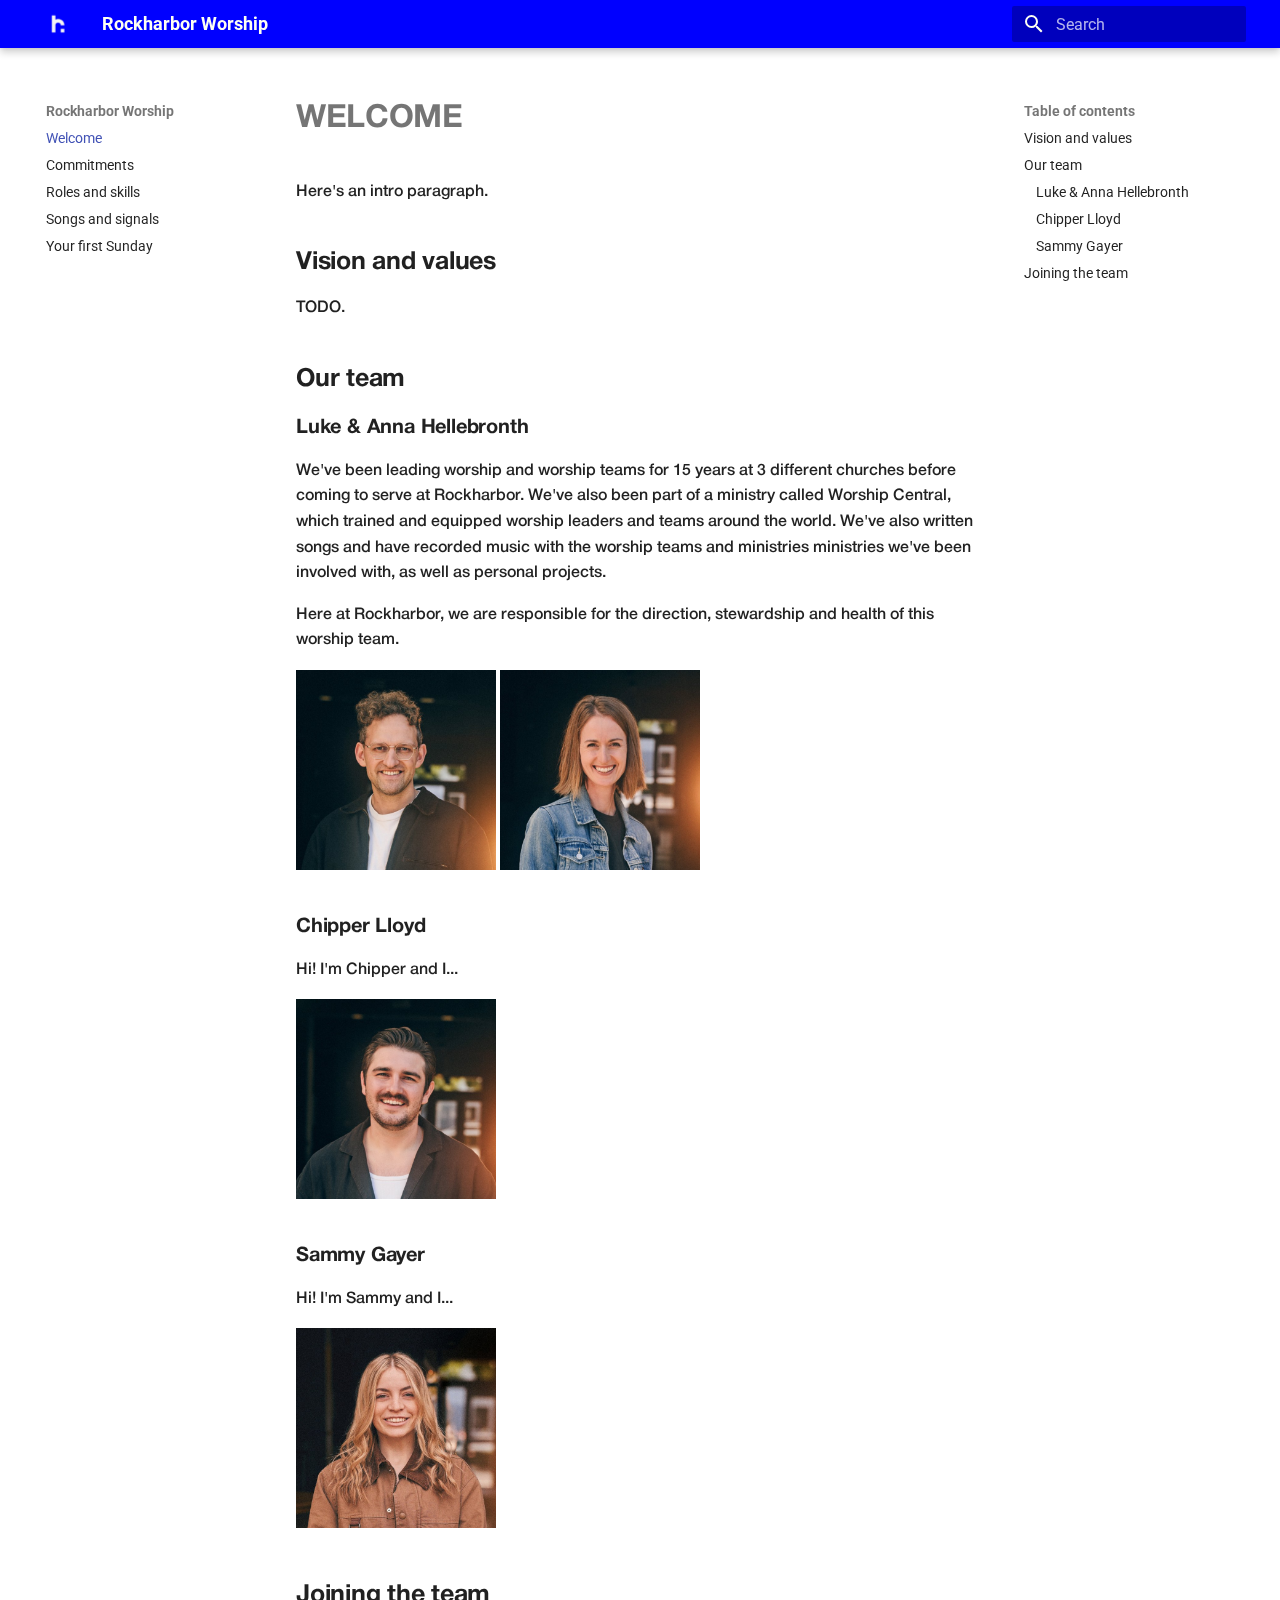
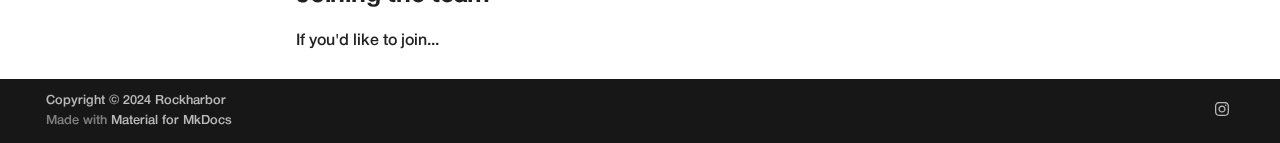
<file: index.html>
<!doctype html>
<html lang="en" class="no-js">
  <head>
    
      <meta charset="utf-8">
      <meta name="viewport" content="width=device-width,initial-scale=1">
      
      
      
      
      
        <link rel="next" href="commitments/">
      
      
      <link rel="icon" href="assets/favicon_dark_mode.png">
      <meta name="generator" content="mkdocs-1.6.0, mkdocs-material-9.5.27">
    
    
      
        <title>Rockharbor Worship</title>
      
    
    
      <link rel="stylesheet" href="assets/stylesheets/main.6543a935.min.css">
      
        
        <link rel="stylesheet" href="assets/stylesheets/palette.06af60db.min.css">
      
      


    
    
      
    
    
      
        
        
        <link rel="preconnect" href="https://fonts.gstatic.com" crossorigin>
        <link rel="stylesheet" href="https://fonts.googleapis.com/css?family=Roboto:300,300i,400,400i,700,700i%7CRoboto+Mono:400,400i,700,700i&display=fallback">
        <style>:root{--md-text-font:"Roboto";--md-code-font:"Roboto Mono"}</style>
      
    
    
      <link rel="stylesheet" href="stylesheets/extra.css">
    
    <script>__md_scope=new URL(".",location),__md_hash=e=>[...e].reduce((e,_)=>(e<<5)-e+_.charCodeAt(0),0),__md_get=(e,_=localStorage,t=__md_scope)=>JSON.parse(_.getItem(t.pathname+"."+e)),__md_set=(e,_,t=localStorage,a=__md_scope)=>{try{t.setItem(a.pathname+"."+e,JSON.stringify(_))}catch(e){}}</script>
    
      

    
    
    
  </head>
  
  
    
    
    
    
    
    <body dir="ltr" data-md-color-scheme="rockharbor" data-md-color-primary="indigo" data-md-color-accent="indigo">
  
    
    <input class="md-toggle" data-md-toggle="drawer" type="checkbox" id="__drawer" autocomplete="off">
    <input class="md-toggle" data-md-toggle="search" type="checkbox" id="__search" autocomplete="off">
    <label class="md-overlay" for="__drawer"></label>
    <div data-md-component="skip">
      
        
        <a href="#welcome" class="md-skip">
          Skip to content
        </a>
      
    </div>
    <div data-md-component="announce">
      
    </div>
    
    
      

  

<header class="md-header md-header--shadow" data-md-component="header">
  <nav class="md-header__inner md-grid" aria-label="Header">
    <a href="." title="Rockharbor Worship" class="md-header__button md-logo" aria-label="Rockharbor Worship" data-md-component="logo">
      
  <img src="assets/favicon_dark_mode.png" alt="logo">

    </a>
    <label class="md-header__button md-icon" for="__drawer">
      
      <svg xmlns="http://www.w3.org/2000/svg" viewBox="0 0 24 24"><path d="M3 6h18v2H3V6m0 5h18v2H3v-2m0 5h18v2H3v-2Z"/></svg>
    </label>
    <div class="md-header__title" data-md-component="header-title">
      <div class="md-header__ellipsis">
        <div class="md-header__topic">
          <span class="md-ellipsis">
            Rockharbor Worship
          </span>
        </div>
        <div class="md-header__topic" data-md-component="header-topic">
          <span class="md-ellipsis">
            
              Welcome
            
          </span>
        </div>
      </div>
    </div>
    
      
    
    
    
    
      <label class="md-header__button md-icon" for="__search">
        
        <svg xmlns="http://www.w3.org/2000/svg" viewBox="0 0 24 24"><path d="M9.5 3A6.5 6.5 0 0 1 16 9.5c0 1.61-.59 3.09-1.56 4.23l.27.27h.79l5 5-1.5 1.5-5-5v-.79l-.27-.27A6.516 6.516 0 0 1 9.5 16 6.5 6.5 0 0 1 3 9.5 6.5 6.5 0 0 1 9.5 3m0 2C7 5 5 7 5 9.5S7 14 9.5 14 14 12 14 9.5 12 5 9.5 5Z"/></svg>
      </label>
      <div class="md-search" data-md-component="search" role="dialog">
  <label class="md-search__overlay" for="__search"></label>
  <div class="md-search__inner" role="search">
    <form class="md-search__form" name="search">
      <input type="text" class="md-search__input" name="query" aria-label="Search" placeholder="Search" autocapitalize="off" autocorrect="off" autocomplete="off" spellcheck="false" data-md-component="search-query" required>
      <label class="md-search__icon md-icon" for="__search">
        
        <svg xmlns="http://www.w3.org/2000/svg" viewBox="0 0 24 24"><path d="M9.5 3A6.5 6.5 0 0 1 16 9.5c0 1.61-.59 3.09-1.56 4.23l.27.27h.79l5 5-1.5 1.5-5-5v-.79l-.27-.27A6.516 6.516 0 0 1 9.5 16 6.5 6.5 0 0 1 3 9.5 6.5 6.5 0 0 1 9.5 3m0 2C7 5 5 7 5 9.5S7 14 9.5 14 14 12 14 9.5 12 5 9.5 5Z"/></svg>
        
        <svg xmlns="http://www.w3.org/2000/svg" viewBox="0 0 24 24"><path d="M20 11v2H8l5.5 5.5-1.42 1.42L4.16 12l7.92-7.92L13.5 5.5 8 11h12Z"/></svg>
      </label>
      <nav class="md-search__options" aria-label="Search">
        
        <button type="reset" class="md-search__icon md-icon" title="Clear" aria-label="Clear" tabindex="-1">
          
          <svg xmlns="http://www.w3.org/2000/svg" viewBox="0 0 24 24"><path d="M19 6.41 17.59 5 12 10.59 6.41 5 5 6.41 10.59 12 5 17.59 6.41 19 12 13.41 17.59 19 19 17.59 13.41 12 19 6.41Z"/></svg>
        </button>
      </nav>
      
    </form>
    <div class="md-search__output">
      <div class="md-search__scrollwrap" tabindex="0" data-md-scrollfix>
        <div class="md-search-result" data-md-component="search-result">
          <div class="md-search-result__meta">
            Initializing search
          </div>
          <ol class="md-search-result__list" role="presentation"></ol>
        </div>
      </div>
    </div>
  </div>
</div>
    
    
  </nav>
  
</header>
    
    <div class="md-container" data-md-component="container">
      
      
        
          
        
      
      <main class="md-main" data-md-component="main">
        <div class="md-main__inner md-grid">
          
            
              
              <div class="md-sidebar md-sidebar--primary" data-md-component="sidebar" data-md-type="navigation" >
                <div class="md-sidebar__scrollwrap">
                  <div class="md-sidebar__inner">
                    



<nav class="md-nav md-nav--primary" aria-label="Navigation" data-md-level="0">
  <label class="md-nav__title" for="__drawer">
    <a href="." title="Rockharbor Worship" class="md-nav__button md-logo" aria-label="Rockharbor Worship" data-md-component="logo">
      
  <img src="assets/favicon_dark_mode.png" alt="logo">

    </a>
    Rockharbor Worship
  </label>
  
  <ul class="md-nav__list" data-md-scrollfix>
    
      
      
  
  
    
  
  
  
    <li class="md-nav__item md-nav__item--active">
      
      <input class="md-nav__toggle md-toggle" type="checkbox" id="__toc">
      
      
        
      
      
        <label class="md-nav__link md-nav__link--active" for="__toc">
          
  
  <span class="md-ellipsis">
    Welcome
  </span>
  

          <span class="md-nav__icon md-icon"></span>
        </label>
      
      <a href="." class="md-nav__link md-nav__link--active">
        
  
  <span class="md-ellipsis">
    Welcome
  </span>
  

      </a>
      
        

<nav class="md-nav md-nav--secondary" aria-label="Table of contents">
  
  
  
    
  
  
    <label class="md-nav__title" for="__toc">
      <span class="md-nav__icon md-icon"></span>
      Table of contents
    </label>
    <ul class="md-nav__list" data-md-component="toc" data-md-scrollfix>
      
        <li class="md-nav__item">
  <a href="#vision-and-values" class="md-nav__link">
    <span class="md-ellipsis">
      Vision and values
    </span>
  </a>
  
</li>
      
        <li class="md-nav__item">
  <a href="#our-team" class="md-nav__link">
    <span class="md-ellipsis">
      Our team
    </span>
  </a>
  
    <nav class="md-nav" aria-label="Our team">
      <ul class="md-nav__list">
        
          <li class="md-nav__item">
  <a href="#luke-anna-hellebronth" class="md-nav__link">
    <span class="md-ellipsis">
      Luke &amp; Anna Hellebronth
    </span>
  </a>
  
</li>
        
          <li class="md-nav__item">
  <a href="#chipper-lloyd" class="md-nav__link">
    <span class="md-ellipsis">
      Chipper Lloyd
    </span>
  </a>
  
</li>
        
          <li class="md-nav__item">
  <a href="#sammy-gayer" class="md-nav__link">
    <span class="md-ellipsis">
      Sammy Gayer
    </span>
  </a>
  
</li>
        
      </ul>
    </nav>
  
</li>
      
        <li class="md-nav__item">
  <a href="#joining-the-team" class="md-nav__link">
    <span class="md-ellipsis">
      Joining the team
    </span>
  </a>
  
</li>
      
    </ul>
  
</nav>
      
    </li>
  

    
      
      
  
  
  
  
    <li class="md-nav__item">
      <a href="commitments/" class="md-nav__link">
        
  
  <span class="md-ellipsis">
    Commitments
  </span>
  

      </a>
    </li>
  

    
      
      
  
  
  
  
    <li class="md-nav__item">
      <a href="roles_and_skills/" class="md-nav__link">
        
  
  <span class="md-ellipsis">
    Roles and skills
  </span>
  

      </a>
    </li>
  

    
      
      
  
  
  
  
    <li class="md-nav__item">
      <a href="songs_and_signals/" class="md-nav__link">
        
  
  <span class="md-ellipsis">
    Songs and signals
  </span>
  

      </a>
    </li>
  

    
      
      
  
  
  
  
    <li class="md-nav__item">
      <a href="your_first_sunday/" class="md-nav__link">
        
  
  <span class="md-ellipsis">
    Your first Sunday
  </span>
  

      </a>
    </li>
  

    
  </ul>
</nav>
                  </div>
                </div>
              </div>
            
            
              
              <div class="md-sidebar md-sidebar--secondary" data-md-component="sidebar" data-md-type="toc" >
                <div class="md-sidebar__scrollwrap">
                  <div class="md-sidebar__inner">
                    

<nav class="md-nav md-nav--secondary" aria-label="Table of contents">
  
  
  
    
  
  
    <label class="md-nav__title" for="__toc">
      <span class="md-nav__icon md-icon"></span>
      Table of contents
    </label>
    <ul class="md-nav__list" data-md-component="toc" data-md-scrollfix>
      
        <li class="md-nav__item">
  <a href="#vision-and-values" class="md-nav__link">
    <span class="md-ellipsis">
      Vision and values
    </span>
  </a>
  
</li>
      
        <li class="md-nav__item">
  <a href="#our-team" class="md-nav__link">
    <span class="md-ellipsis">
      Our team
    </span>
  </a>
  
    <nav class="md-nav" aria-label="Our team">
      <ul class="md-nav__list">
        
          <li class="md-nav__item">
  <a href="#luke-anna-hellebronth" class="md-nav__link">
    <span class="md-ellipsis">
      Luke &amp; Anna Hellebronth
    </span>
  </a>
  
</li>
        
          <li class="md-nav__item">
  <a href="#chipper-lloyd" class="md-nav__link">
    <span class="md-ellipsis">
      Chipper Lloyd
    </span>
  </a>
  
</li>
        
          <li class="md-nav__item">
  <a href="#sammy-gayer" class="md-nav__link">
    <span class="md-ellipsis">
      Sammy Gayer
    </span>
  </a>
  
</li>
        
      </ul>
    </nav>
  
</li>
      
        <li class="md-nav__item">
  <a href="#joining-the-team" class="md-nav__link">
    <span class="md-ellipsis">
      Joining the team
    </span>
  </a>
  
</li>
      
    </ul>
  
</nav>
                  </div>
                </div>
              </div>
            
          
          
            <div class="md-content" data-md-component="content">
              <article class="md-content__inner md-typeset">
                
                  


<h1 id="welcome">Welcome</h1>
<p>Here's an intro paragraph.</p>
<h2 id="vision-and-values">Vision and values</h2>
<p>TODO.</p>
<h2 id="our-team">Our team</h2>
<h3 id="luke-anna-hellebronth">Luke &amp; Anna Hellebronth</h3>
<p>We've been leading worship and worship teams for 15 years at 3 different churches before coming to serve at Rockharbor. We've also been part of a ministry called Worship Central, which trained and equipped worship leaders and teams around the world. We've also written songs and have recorded music with the worship teams and ministries ministries we've been involved with, as well as personal projects.</p>
<p>Here at Rockharbor, we are responsible for the direction, stewardship and health of this worship team.</p>
<p><img src="./images/headshots/luke.png" alt="ALT" width="200">
<img src="./images/headshots/anna.png" alt="ALT" width="200"></p>
<!--
<div class="row">
    <div class="column">
    </div>
    <div class="column">
    </div>
</div>
-->

<h3 id="chipper-lloyd">Chipper Lloyd</h3>
<p>Hi! I'm Chipper and I...</p>
<p><img src="./images/headshots/chipper.png" alt="ALT" width="200"></p>
<h3 id="sammy-gayer">Sammy Gayer</h3>
<p>Hi! I'm Sammy and I...</p>
<p><img src="./images/headshots/sammy.png" alt="ALT" width="200"></p>
<h2 id="joining-the-team">Joining the team</h2>
<p>If you'd like to join...</p>
<!-- link to roles, skills, commitments? -->












                
              </article>
            </div>
          
          
  <script>var tabs=__md_get("__tabs");if(Array.isArray(tabs))e:for(var set of document.querySelectorAll(".tabbed-set")){var tab,labels=set.querySelector(".tabbed-labels");for(tab of tabs)for(var label of labels.getElementsByTagName("label"))if(label.innerText.trim()===tab){var input=document.getElementById(label.htmlFor);input.checked=!0;continue e}}</script>

<script>var target=document.getElementById(location.hash.slice(1));target&&target.name&&(target.checked=target.name.startsWith("__tabbed_"))</script>
        </div>
        
      </main>
      
        <footer class="md-footer">
  
  <div class="md-footer-meta md-typeset">
    <div class="md-footer-meta__inner md-grid">
      <div class="md-copyright">
  
    <div class="md-copyright__highlight">
      Copyright &copy; 2024 Rockharbor
    </div>
  
  
    Made with
    <a href="https://squidfunk.github.io/mkdocs-material/" target="_blank" rel="noopener">
      Material for MkDocs
    </a>
  
</div>
      
        <div class="md-social">
  
    
    
    
    
      
      
    
    <a href="https://www.instagram.com/rockharborworship/" target="_blank" rel="noopener" title="www.instagram.com" class="md-social__link">
      <svg xmlns="http://www.w3.org/2000/svg" viewBox="0 0 448 512"><!--! Font Awesome Free 6.5.2 by @fontawesome - https://fontawesome.com License - https://fontawesome.com/license/free (Icons: CC BY 4.0, Fonts: SIL OFL 1.1, Code: MIT License) Copyright 2024 Fonticons, Inc.--><path d="M224.1 141c-63.6 0-114.9 51.3-114.9 114.9s51.3 114.9 114.9 114.9S339 319.5 339 255.9 287.7 141 224.1 141zm0 189.6c-41.1 0-74.7-33.5-74.7-74.7s33.5-74.7 74.7-74.7 74.7 33.5 74.7 74.7-33.6 74.7-74.7 74.7zm146.4-194.3c0 14.9-12 26.8-26.8 26.8-14.9 0-26.8-12-26.8-26.8s12-26.8 26.8-26.8 26.8 12 26.8 26.8zm76.1 27.2c-1.7-35.9-9.9-67.7-36.2-93.9-26.2-26.2-58-34.4-93.9-36.2-37-2.1-147.9-2.1-184.9 0-35.8 1.7-67.6 9.9-93.9 36.1s-34.4 58-36.2 93.9c-2.1 37-2.1 147.9 0 184.9 1.7 35.9 9.9 67.7 36.2 93.9s58 34.4 93.9 36.2c37 2.1 147.9 2.1 184.9 0 35.9-1.7 67.7-9.9 93.9-36.2 26.2-26.2 34.4-58 36.2-93.9 2.1-37 2.1-147.8 0-184.8zM398.8 388c-7.8 19.6-22.9 34.7-42.6 42.6-29.5 11.7-99.5 9-132.1 9s-102.7 2.6-132.1-9c-19.6-7.8-34.7-22.9-42.6-42.6-11.7-29.5-9-99.5-9-132.1s-2.6-102.7 9-132.1c7.8-19.6 22.9-34.7 42.6-42.6 29.5-11.7 99.5-9 132.1-9s102.7-2.6 132.1 9c19.6 7.8 34.7 22.9 42.6 42.6 11.7 29.5 9 99.5 9 132.1s2.7 102.7-9 132.1z"/></svg>
    </a>
  
</div>
      
    </div>
  </div>
</footer>
      
    </div>
    <div class="md-dialog" data-md-component="dialog">
      <div class="md-dialog__inner md-typeset"></div>
    </div>
    
    
    <script id="__config" type="application/json">{"base": ".", "features": ["content.code.copy", "content.tabs.link", "navigation.path", "navigation.indexes"], "search": "assets/javascripts/workers/search.b8dbb3d2.min.js", "translations": {"clipboard.copied": "Copied to clipboard", "clipboard.copy": "Copy to clipboard", "search.result.more.one": "1 more on this page", "search.result.more.other": "# more on this page", "search.result.none": "No matching documents", "search.result.one": "1 matching document", "search.result.other": "# matching documents", "search.result.placeholder": "Type to start searching", "search.result.term.missing": "Missing", "select.version": "Select version"}}</script>
    
    
      <script src="assets/javascripts/bundle.ad660dcc.min.js"></script>
      
    
  </body>
</html>
</file>
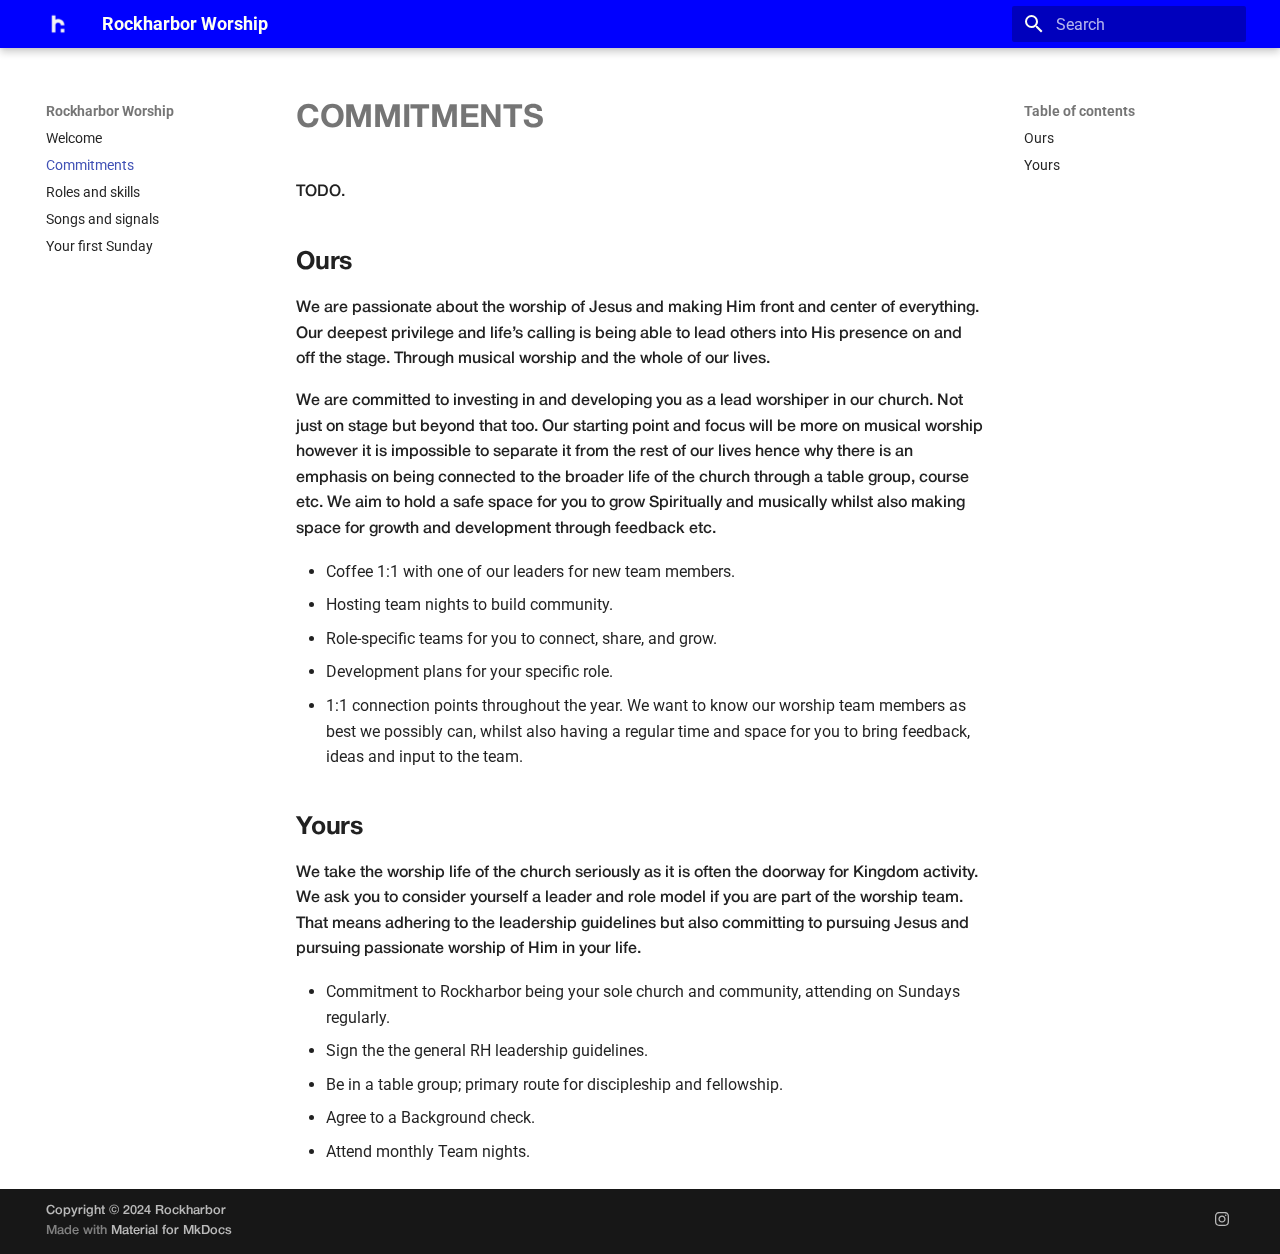
<file: commitments/index.html>
<!doctype html>
<html lang="en" class="no-js">
  <head>
    
      <meta charset="utf-8">
      <meta name="viewport" content="width=device-width,initial-scale=1">
      
      
      
      
        <link rel="prev" href="..">
      
      
        <link rel="next" href="../roles_and_skills/">
      
      
      <link rel="icon" href="../assets/favicon_dark_mode.png">
      <meta name="generator" content="mkdocs-1.6.0, mkdocs-material-9.5.27">
    
    
      
        <title>Commitments - Rockharbor Worship</title>
      
    
    
      <link rel="stylesheet" href="../assets/stylesheets/main.6543a935.min.css">
      
        
        <link rel="stylesheet" href="../assets/stylesheets/palette.06af60db.min.css">
      
      


    
    
      
    
    
      
        
        
        <link rel="preconnect" href="https://fonts.gstatic.com" crossorigin>
        <link rel="stylesheet" href="https://fonts.googleapis.com/css?family=Roboto:300,300i,400,400i,700,700i%7CRoboto+Mono:400,400i,700,700i&display=fallback">
        <style>:root{--md-text-font:"Roboto";--md-code-font:"Roboto Mono"}</style>
      
    
    
      <link rel="stylesheet" href="../stylesheets/extra.css">
    
    <script>__md_scope=new URL("..",location),__md_hash=e=>[...e].reduce((e,_)=>(e<<5)-e+_.charCodeAt(0),0),__md_get=(e,_=localStorage,t=__md_scope)=>JSON.parse(_.getItem(t.pathname+"."+e)),__md_set=(e,_,t=localStorage,a=__md_scope)=>{try{t.setItem(a.pathname+"."+e,JSON.stringify(_))}catch(e){}}</script>
    
      

    
    
    
  </head>
  
  
    
    
    
    
    
    <body dir="ltr" data-md-color-scheme="rockharbor" data-md-color-primary="indigo" data-md-color-accent="indigo">
  
    
    <input class="md-toggle" data-md-toggle="drawer" type="checkbox" id="__drawer" autocomplete="off">
    <input class="md-toggle" data-md-toggle="search" type="checkbox" id="__search" autocomplete="off">
    <label class="md-overlay" for="__drawer"></label>
    <div data-md-component="skip">
      
        
        <a href="#commitments" class="md-skip">
          Skip to content
        </a>
      
    </div>
    <div data-md-component="announce">
      
    </div>
    
    
      

  

<header class="md-header md-header--shadow" data-md-component="header">
  <nav class="md-header__inner md-grid" aria-label="Header">
    <a href=".." title="Rockharbor Worship" class="md-header__button md-logo" aria-label="Rockharbor Worship" data-md-component="logo">
      
  <img src="../assets/favicon_dark_mode.png" alt="logo">

    </a>
    <label class="md-header__button md-icon" for="__drawer">
      
      <svg xmlns="http://www.w3.org/2000/svg" viewBox="0 0 24 24"><path d="M3 6h18v2H3V6m0 5h18v2H3v-2m0 5h18v2H3v-2Z"/></svg>
    </label>
    <div class="md-header__title" data-md-component="header-title">
      <div class="md-header__ellipsis">
        <div class="md-header__topic">
          <span class="md-ellipsis">
            Rockharbor Worship
          </span>
        </div>
        <div class="md-header__topic" data-md-component="header-topic">
          <span class="md-ellipsis">
            
              Commitments
            
          </span>
        </div>
      </div>
    </div>
    
      
    
    
    
    
      <label class="md-header__button md-icon" for="__search">
        
        <svg xmlns="http://www.w3.org/2000/svg" viewBox="0 0 24 24"><path d="M9.5 3A6.5 6.5 0 0 1 16 9.5c0 1.61-.59 3.09-1.56 4.23l.27.27h.79l5 5-1.5 1.5-5-5v-.79l-.27-.27A6.516 6.516 0 0 1 9.5 16 6.5 6.5 0 0 1 3 9.5 6.5 6.5 0 0 1 9.5 3m0 2C7 5 5 7 5 9.5S7 14 9.5 14 14 12 14 9.5 12 5 9.5 5Z"/></svg>
      </label>
      <div class="md-search" data-md-component="search" role="dialog">
  <label class="md-search__overlay" for="__search"></label>
  <div class="md-search__inner" role="search">
    <form class="md-search__form" name="search">
      <input type="text" class="md-search__input" name="query" aria-label="Search" placeholder="Search" autocapitalize="off" autocorrect="off" autocomplete="off" spellcheck="false" data-md-component="search-query" required>
      <label class="md-search__icon md-icon" for="__search">
        
        <svg xmlns="http://www.w3.org/2000/svg" viewBox="0 0 24 24"><path d="M9.5 3A6.5 6.5 0 0 1 16 9.5c0 1.61-.59 3.09-1.56 4.23l.27.27h.79l5 5-1.5 1.5-5-5v-.79l-.27-.27A6.516 6.516 0 0 1 9.5 16 6.5 6.5 0 0 1 3 9.5 6.5 6.5 0 0 1 9.5 3m0 2C7 5 5 7 5 9.5S7 14 9.5 14 14 12 14 9.5 12 5 9.5 5Z"/></svg>
        
        <svg xmlns="http://www.w3.org/2000/svg" viewBox="0 0 24 24"><path d="M20 11v2H8l5.5 5.5-1.42 1.42L4.16 12l7.92-7.92L13.5 5.5 8 11h12Z"/></svg>
      </label>
      <nav class="md-search__options" aria-label="Search">
        
        <button type="reset" class="md-search__icon md-icon" title="Clear" aria-label="Clear" tabindex="-1">
          
          <svg xmlns="http://www.w3.org/2000/svg" viewBox="0 0 24 24"><path d="M19 6.41 17.59 5 12 10.59 6.41 5 5 6.41 10.59 12 5 17.59 6.41 19 12 13.41 17.59 19 19 17.59 13.41 12 19 6.41Z"/></svg>
        </button>
      </nav>
      
    </form>
    <div class="md-search__output">
      <div class="md-search__scrollwrap" tabindex="0" data-md-scrollfix>
        <div class="md-search-result" data-md-component="search-result">
          <div class="md-search-result__meta">
            Initializing search
          </div>
          <ol class="md-search-result__list" role="presentation"></ol>
        </div>
      </div>
    </div>
  </div>
</div>
    
    
  </nav>
  
</header>
    
    <div class="md-container" data-md-component="container">
      
      
        
          
        
      
      <main class="md-main" data-md-component="main">
        <div class="md-main__inner md-grid">
          
            
              
              <div class="md-sidebar md-sidebar--primary" data-md-component="sidebar" data-md-type="navigation" >
                <div class="md-sidebar__scrollwrap">
                  <div class="md-sidebar__inner">
                    



<nav class="md-nav md-nav--primary" aria-label="Navigation" data-md-level="0">
  <label class="md-nav__title" for="__drawer">
    <a href=".." title="Rockharbor Worship" class="md-nav__button md-logo" aria-label="Rockharbor Worship" data-md-component="logo">
      
  <img src="../assets/favicon_dark_mode.png" alt="logo">

    </a>
    Rockharbor Worship
  </label>
  
  <ul class="md-nav__list" data-md-scrollfix>
    
      
      
  
  
  
  
    <li class="md-nav__item">
      <a href=".." class="md-nav__link">
        
  
  <span class="md-ellipsis">
    Welcome
  </span>
  

      </a>
    </li>
  

    
      
      
  
  
    
  
  
  
    <li class="md-nav__item md-nav__item--active">
      
      <input class="md-nav__toggle md-toggle" type="checkbox" id="__toc">
      
      
        
      
      
        <label class="md-nav__link md-nav__link--active" for="__toc">
          
  
  <span class="md-ellipsis">
    Commitments
  </span>
  

          <span class="md-nav__icon md-icon"></span>
        </label>
      
      <a href="./" class="md-nav__link md-nav__link--active">
        
  
  <span class="md-ellipsis">
    Commitments
  </span>
  

      </a>
      
        

<nav class="md-nav md-nav--secondary" aria-label="Table of contents">
  
  
  
    
  
  
    <label class="md-nav__title" for="__toc">
      <span class="md-nav__icon md-icon"></span>
      Table of contents
    </label>
    <ul class="md-nav__list" data-md-component="toc" data-md-scrollfix>
      
        <li class="md-nav__item">
  <a href="#ours" class="md-nav__link">
    <span class="md-ellipsis">
      Ours
    </span>
  </a>
  
</li>
      
        <li class="md-nav__item">
  <a href="#yours" class="md-nav__link">
    <span class="md-ellipsis">
      Yours
    </span>
  </a>
  
</li>
      
    </ul>
  
</nav>
      
    </li>
  

    
      
      
  
  
  
  
    <li class="md-nav__item">
      <a href="../roles_and_skills/" class="md-nav__link">
        
  
  <span class="md-ellipsis">
    Roles and skills
  </span>
  

      </a>
    </li>
  

    
      
      
  
  
  
  
    <li class="md-nav__item">
      <a href="../songs_and_signals/" class="md-nav__link">
        
  
  <span class="md-ellipsis">
    Songs and signals
  </span>
  

      </a>
    </li>
  

    
      
      
  
  
  
  
    <li class="md-nav__item">
      <a href="../your_first_sunday/" class="md-nav__link">
        
  
  <span class="md-ellipsis">
    Your first Sunday
  </span>
  

      </a>
    </li>
  

    
  </ul>
</nav>
                  </div>
                </div>
              </div>
            
            
              
              <div class="md-sidebar md-sidebar--secondary" data-md-component="sidebar" data-md-type="toc" >
                <div class="md-sidebar__scrollwrap">
                  <div class="md-sidebar__inner">
                    

<nav class="md-nav md-nav--secondary" aria-label="Table of contents">
  
  
  
    
  
  
    <label class="md-nav__title" for="__toc">
      <span class="md-nav__icon md-icon"></span>
      Table of contents
    </label>
    <ul class="md-nav__list" data-md-component="toc" data-md-scrollfix>
      
        <li class="md-nav__item">
  <a href="#ours" class="md-nav__link">
    <span class="md-ellipsis">
      Ours
    </span>
  </a>
  
</li>
      
        <li class="md-nav__item">
  <a href="#yours" class="md-nav__link">
    <span class="md-ellipsis">
      Yours
    </span>
  </a>
  
</li>
      
    </ul>
  
</nav>
                  </div>
                </div>
              </div>
            
          
          
            <div class="md-content" data-md-component="content">
              <article class="md-content__inner md-typeset">
                
                  


<h1 id="commitments">Commitments</h1>
<p>TODO.</p>
<h2 id="ours">Ours</h2>
<p>We are passionate about the worship of Jesus and making Him front and center of everything. Our deepest privilege and life’s calling is being able to lead others into His presence on and off the stage. Through musical worship and the whole of our lives.</p>
<p>We are committed to investing in and developing you as a lead worshiper in our church. Not just on stage but beyond that too. Our starting point and focus will be more on musical worship however it is impossible to separate it from the rest of our lives hence why there is an emphasis on being connected to the broader life of the church through a table group, course etc. We aim to hold a safe space for you to grow Spiritually and musically whilst also making space for growth and development through feedback etc.</p>
<ul>
<li>Coffee 1:1 with one of our leaders for new team members.</li>
<li>Hosting team nights to build community.</li>
<li>Role-specific teams for you to connect, share, and grow.</li>
<li>Development plans for your specific role.</li>
<li>1:1 connection points throughout the year. We want to know our worship team members as best we possibly can, whilst also having a regular time and space for you to bring feedback, ideas and input to the team.</li>
</ul>
<h2 id="yours">Yours</h2>
<p>We take the worship life of the church seriously as it is often the doorway for Kingdom activity. We ask you to consider yourself a leader and role model if you are part of the worship team. That means adhering to the leadership guidelines but also committing to pursuing Jesus and pursuing passionate worship of Him in your life.</p>
<ul>
<li>Commitment to Rockharbor being your sole church and community, attending on Sundays regularly.</li>
<li>Sign the the general RH leadership guidelines.</li>
<li>Be in a table group; primary route for discipleship and fellowship.</li>
<li>Agree to a Background check.</li>
<li>Attend monthly Team nights.</li>
</ul>












                
              </article>
            </div>
          
          
  <script>var tabs=__md_get("__tabs");if(Array.isArray(tabs))e:for(var set of document.querySelectorAll(".tabbed-set")){var tab,labels=set.querySelector(".tabbed-labels");for(tab of tabs)for(var label of labels.getElementsByTagName("label"))if(label.innerText.trim()===tab){var input=document.getElementById(label.htmlFor);input.checked=!0;continue e}}</script>

<script>var target=document.getElementById(location.hash.slice(1));target&&target.name&&(target.checked=target.name.startsWith("__tabbed_"))</script>
        </div>
        
      </main>
      
        <footer class="md-footer">
  
  <div class="md-footer-meta md-typeset">
    <div class="md-footer-meta__inner md-grid">
      <div class="md-copyright">
  
    <div class="md-copyright__highlight">
      Copyright &copy; 2024 Rockharbor
    </div>
  
  
    Made with
    <a href="https://squidfunk.github.io/mkdocs-material/" target="_blank" rel="noopener">
      Material for MkDocs
    </a>
  
</div>
      
        <div class="md-social">
  
    
    
    
    
      
      
    
    <a href="https://www.instagram.com/rockharborworship/" target="_blank" rel="noopener" title="www.instagram.com" class="md-social__link">
      <svg xmlns="http://www.w3.org/2000/svg" viewBox="0 0 448 512"><!--! Font Awesome Free 6.5.2 by @fontawesome - https://fontawesome.com License - https://fontawesome.com/license/free (Icons: CC BY 4.0, Fonts: SIL OFL 1.1, Code: MIT License) Copyright 2024 Fonticons, Inc.--><path d="M224.1 141c-63.6 0-114.9 51.3-114.9 114.9s51.3 114.9 114.9 114.9S339 319.5 339 255.9 287.7 141 224.1 141zm0 189.6c-41.1 0-74.7-33.5-74.7-74.7s33.5-74.7 74.7-74.7 74.7 33.5 74.7 74.7-33.6 74.7-74.7 74.7zm146.4-194.3c0 14.9-12 26.8-26.8 26.8-14.9 0-26.8-12-26.8-26.8s12-26.8 26.8-26.8 26.8 12 26.8 26.8zm76.1 27.2c-1.7-35.9-9.9-67.7-36.2-93.9-26.2-26.2-58-34.4-93.9-36.2-37-2.1-147.9-2.1-184.9 0-35.8 1.7-67.6 9.9-93.9 36.1s-34.4 58-36.2 93.9c-2.1 37-2.1 147.9 0 184.9 1.7 35.9 9.9 67.7 36.2 93.9s58 34.4 93.9 36.2c37 2.1 147.9 2.1 184.9 0 35.9-1.7 67.7-9.9 93.9-36.2 26.2-26.2 34.4-58 36.2-93.9 2.1-37 2.1-147.8 0-184.8zM398.8 388c-7.8 19.6-22.9 34.7-42.6 42.6-29.5 11.7-99.5 9-132.1 9s-102.7 2.6-132.1-9c-19.6-7.8-34.7-22.9-42.6-42.6-11.7-29.5-9-99.5-9-132.1s-2.6-102.7 9-132.1c7.8-19.6 22.9-34.7 42.6-42.6 29.5-11.7 99.5-9 132.1-9s102.7-2.6 132.1 9c19.6 7.8 34.7 22.9 42.6 42.6 11.7 29.5 9 99.5 9 132.1s2.7 102.7-9 132.1z"/></svg>
    </a>
  
</div>
      
    </div>
  </div>
</footer>
      
    </div>
    <div class="md-dialog" data-md-component="dialog">
      <div class="md-dialog__inner md-typeset"></div>
    </div>
    
    
    <script id="__config" type="application/json">{"base": "..", "features": ["content.code.copy", "content.tabs.link", "navigation.path", "navigation.indexes"], "search": "../assets/javascripts/workers/search.b8dbb3d2.min.js", "translations": {"clipboard.copied": "Copied to clipboard", "clipboard.copy": "Copy to clipboard", "search.result.more.one": "1 more on this page", "search.result.more.other": "# more on this page", "search.result.none": "No matching documents", "search.result.one": "1 matching document", "search.result.other": "# matching documents", "search.result.placeholder": "Type to start searching", "search.result.term.missing": "Missing", "select.version": "Select version"}}</script>
    
    
      <script src="../assets/javascripts/bundle.ad660dcc.min.js"></script>
      
    
  </body>
</html>
</file>
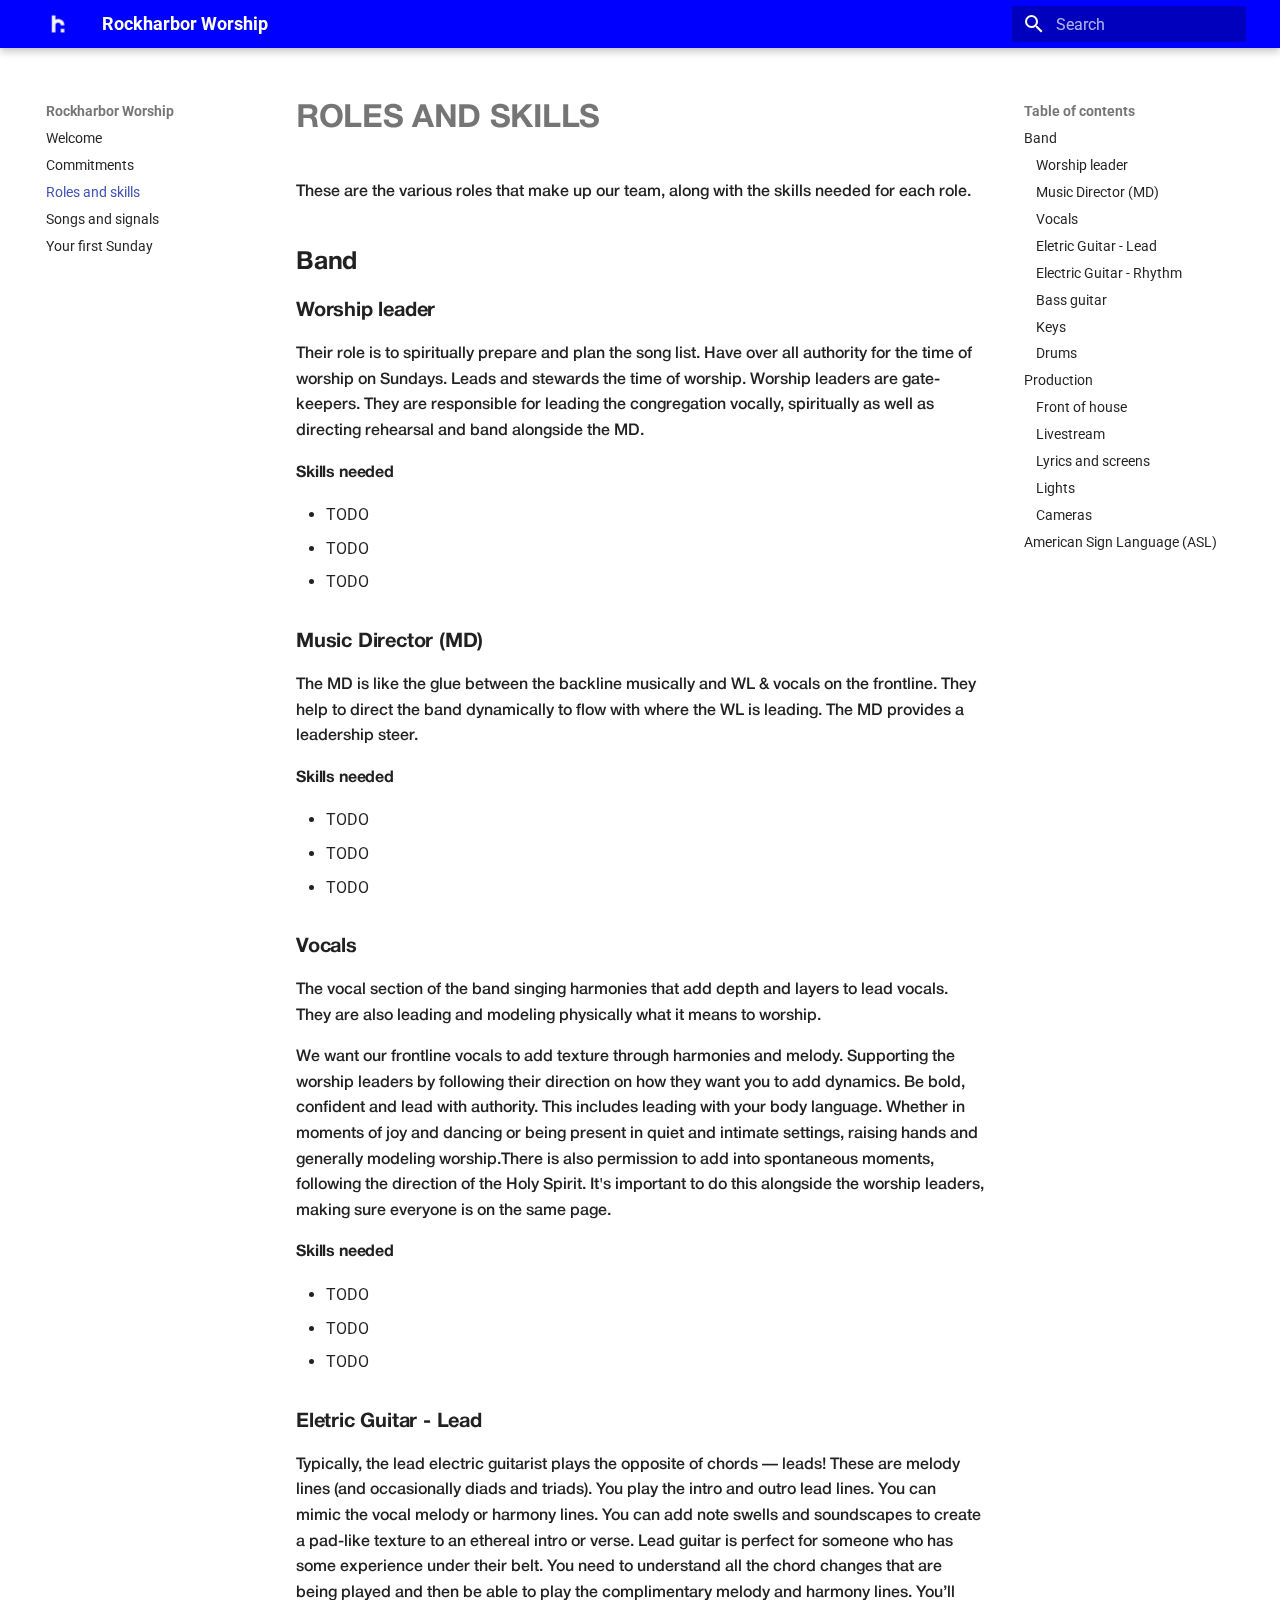
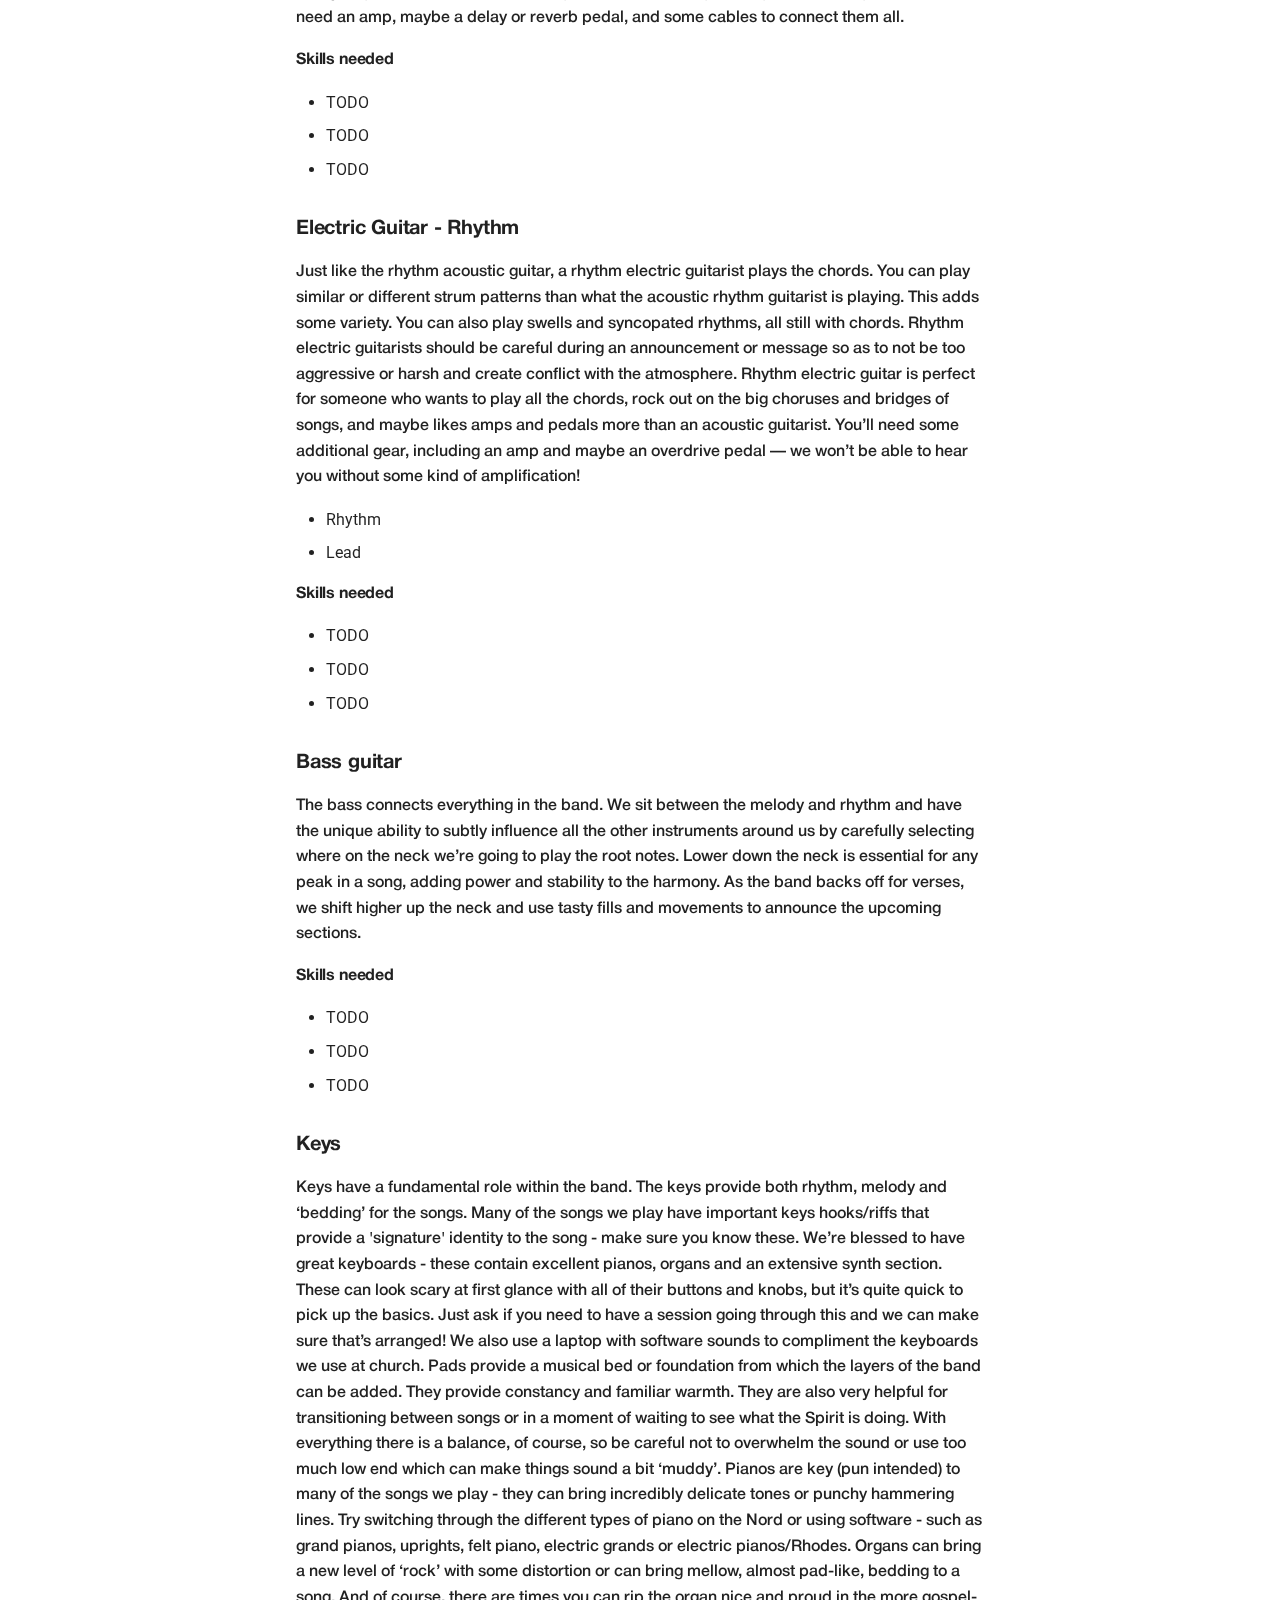
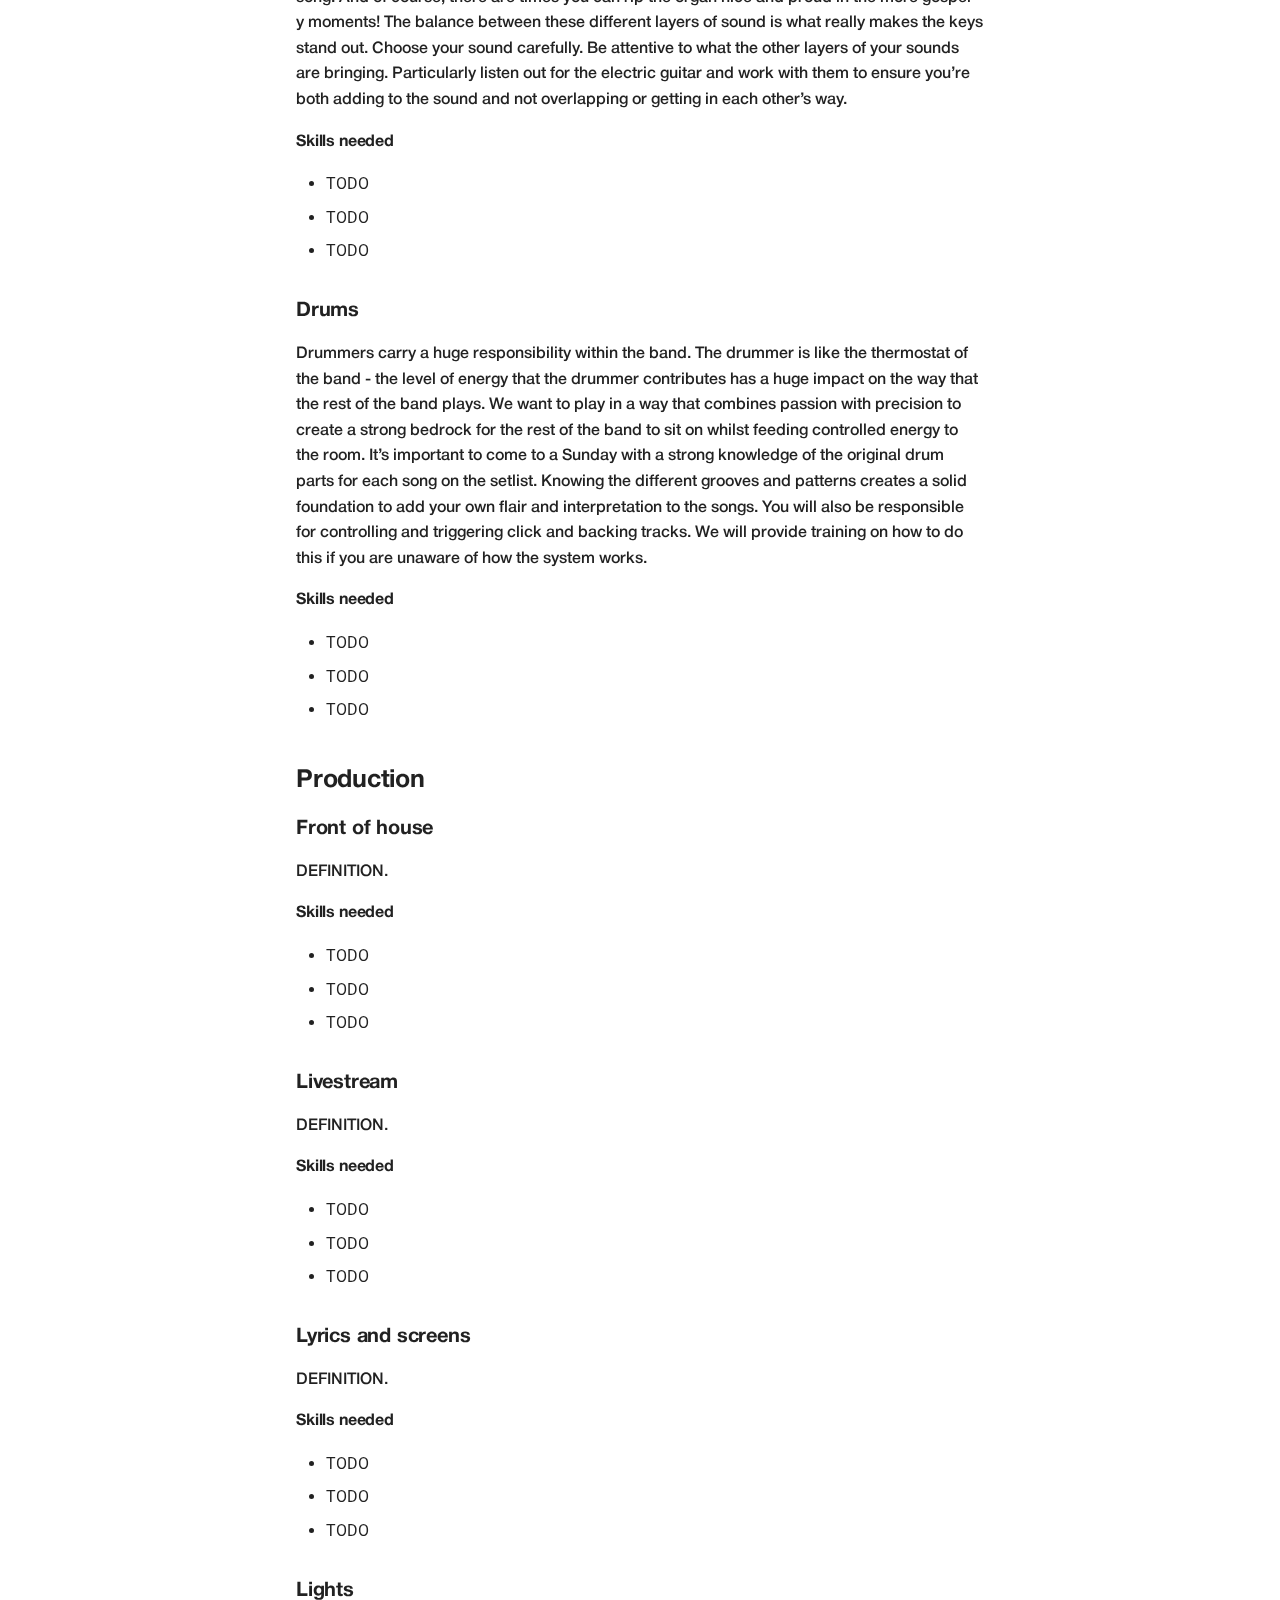
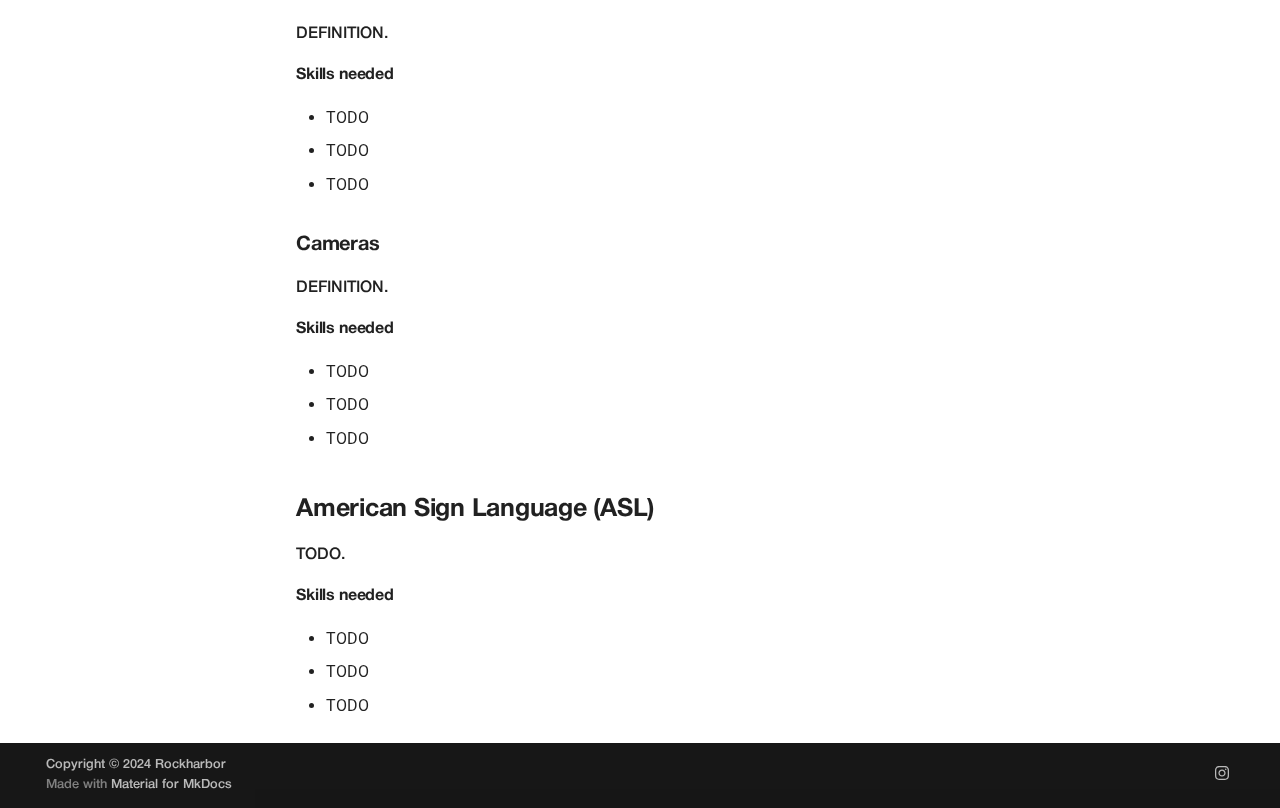
<file: roles_and_skills/index.html>
<!doctype html>
<html lang="en" class="no-js">
  <head>
    
      <meta charset="utf-8">
      <meta name="viewport" content="width=device-width,initial-scale=1">
      
      
      
      
        <link rel="prev" href="../commitments/">
      
      
        <link rel="next" href="../songs_and_signals/">
      
      
      <link rel="icon" href="../assets/favicon_dark_mode.png">
      <meta name="generator" content="mkdocs-1.6.0, mkdocs-material-9.5.27">
    
    
      
        <title>Roles and skills - Rockharbor Worship</title>
      
    
    
      <link rel="stylesheet" href="../assets/stylesheets/main.6543a935.min.css">
      
        
        <link rel="stylesheet" href="../assets/stylesheets/palette.06af60db.min.css">
      
      


    
    
      
    
    
      
        
        
        <link rel="preconnect" href="https://fonts.gstatic.com" crossorigin>
        <link rel="stylesheet" href="https://fonts.googleapis.com/css?family=Roboto:300,300i,400,400i,700,700i%7CRoboto+Mono:400,400i,700,700i&display=fallback">
        <style>:root{--md-text-font:"Roboto";--md-code-font:"Roboto Mono"}</style>
      
    
    
      <link rel="stylesheet" href="../stylesheets/extra.css">
    
    <script>__md_scope=new URL("..",location),__md_hash=e=>[...e].reduce((e,_)=>(e<<5)-e+_.charCodeAt(0),0),__md_get=(e,_=localStorage,t=__md_scope)=>JSON.parse(_.getItem(t.pathname+"."+e)),__md_set=(e,_,t=localStorage,a=__md_scope)=>{try{t.setItem(a.pathname+"."+e,JSON.stringify(_))}catch(e){}}</script>
    
      

    
    
    
  </head>
  
  
    
    
    
    
    
    <body dir="ltr" data-md-color-scheme="rockharbor" data-md-color-primary="indigo" data-md-color-accent="indigo">
  
    
    <input class="md-toggle" data-md-toggle="drawer" type="checkbox" id="__drawer" autocomplete="off">
    <input class="md-toggle" data-md-toggle="search" type="checkbox" id="__search" autocomplete="off">
    <label class="md-overlay" for="__drawer"></label>
    <div data-md-component="skip">
      
        
        <a href="#roles-and-skills" class="md-skip">
          Skip to content
        </a>
      
    </div>
    <div data-md-component="announce">
      
    </div>
    
    
      

  

<header class="md-header md-header--shadow" data-md-component="header">
  <nav class="md-header__inner md-grid" aria-label="Header">
    <a href=".." title="Rockharbor Worship" class="md-header__button md-logo" aria-label="Rockharbor Worship" data-md-component="logo">
      
  <img src="../assets/favicon_dark_mode.png" alt="logo">

    </a>
    <label class="md-header__button md-icon" for="__drawer">
      
      <svg xmlns="http://www.w3.org/2000/svg" viewBox="0 0 24 24"><path d="M3 6h18v2H3V6m0 5h18v2H3v-2m0 5h18v2H3v-2Z"/></svg>
    </label>
    <div class="md-header__title" data-md-component="header-title">
      <div class="md-header__ellipsis">
        <div class="md-header__topic">
          <span class="md-ellipsis">
            Rockharbor Worship
          </span>
        </div>
        <div class="md-header__topic" data-md-component="header-topic">
          <span class="md-ellipsis">
            
              Roles and skills
            
          </span>
        </div>
      </div>
    </div>
    
      
    
    
    
    
      <label class="md-header__button md-icon" for="__search">
        
        <svg xmlns="http://www.w3.org/2000/svg" viewBox="0 0 24 24"><path d="M9.5 3A6.5 6.5 0 0 1 16 9.5c0 1.61-.59 3.09-1.56 4.23l.27.27h.79l5 5-1.5 1.5-5-5v-.79l-.27-.27A6.516 6.516 0 0 1 9.5 16 6.5 6.5 0 0 1 3 9.5 6.5 6.5 0 0 1 9.5 3m0 2C7 5 5 7 5 9.5S7 14 9.5 14 14 12 14 9.5 12 5 9.5 5Z"/></svg>
      </label>
      <div class="md-search" data-md-component="search" role="dialog">
  <label class="md-search__overlay" for="__search"></label>
  <div class="md-search__inner" role="search">
    <form class="md-search__form" name="search">
      <input type="text" class="md-search__input" name="query" aria-label="Search" placeholder="Search" autocapitalize="off" autocorrect="off" autocomplete="off" spellcheck="false" data-md-component="search-query" required>
      <label class="md-search__icon md-icon" for="__search">
        
        <svg xmlns="http://www.w3.org/2000/svg" viewBox="0 0 24 24"><path d="M9.5 3A6.5 6.5 0 0 1 16 9.5c0 1.61-.59 3.09-1.56 4.23l.27.27h.79l5 5-1.5 1.5-5-5v-.79l-.27-.27A6.516 6.516 0 0 1 9.5 16 6.5 6.5 0 0 1 3 9.5 6.5 6.5 0 0 1 9.5 3m0 2C7 5 5 7 5 9.5S7 14 9.5 14 14 12 14 9.5 12 5 9.5 5Z"/></svg>
        
        <svg xmlns="http://www.w3.org/2000/svg" viewBox="0 0 24 24"><path d="M20 11v2H8l5.5 5.5-1.42 1.42L4.16 12l7.92-7.92L13.5 5.5 8 11h12Z"/></svg>
      </label>
      <nav class="md-search__options" aria-label="Search">
        
        <button type="reset" class="md-search__icon md-icon" title="Clear" aria-label="Clear" tabindex="-1">
          
          <svg xmlns="http://www.w3.org/2000/svg" viewBox="0 0 24 24"><path d="M19 6.41 17.59 5 12 10.59 6.41 5 5 6.41 10.59 12 5 17.59 6.41 19 12 13.41 17.59 19 19 17.59 13.41 12 19 6.41Z"/></svg>
        </button>
      </nav>
      
    </form>
    <div class="md-search__output">
      <div class="md-search__scrollwrap" tabindex="0" data-md-scrollfix>
        <div class="md-search-result" data-md-component="search-result">
          <div class="md-search-result__meta">
            Initializing search
          </div>
          <ol class="md-search-result__list" role="presentation"></ol>
        </div>
      </div>
    </div>
  </div>
</div>
    
    
  </nav>
  
</header>
    
    <div class="md-container" data-md-component="container">
      
      
        
          
        
      
      <main class="md-main" data-md-component="main">
        <div class="md-main__inner md-grid">
          
            
              
              <div class="md-sidebar md-sidebar--primary" data-md-component="sidebar" data-md-type="navigation" >
                <div class="md-sidebar__scrollwrap">
                  <div class="md-sidebar__inner">
                    



<nav class="md-nav md-nav--primary" aria-label="Navigation" data-md-level="0">
  <label class="md-nav__title" for="__drawer">
    <a href=".." title="Rockharbor Worship" class="md-nav__button md-logo" aria-label="Rockharbor Worship" data-md-component="logo">
      
  <img src="../assets/favicon_dark_mode.png" alt="logo">

    </a>
    Rockharbor Worship
  </label>
  
  <ul class="md-nav__list" data-md-scrollfix>
    
      
      
  
  
  
  
    <li class="md-nav__item">
      <a href=".." class="md-nav__link">
        
  
  <span class="md-ellipsis">
    Welcome
  </span>
  

      </a>
    </li>
  

    
      
      
  
  
  
  
    <li class="md-nav__item">
      <a href="../commitments/" class="md-nav__link">
        
  
  <span class="md-ellipsis">
    Commitments
  </span>
  

      </a>
    </li>
  

    
      
      
  
  
    
  
  
  
    <li class="md-nav__item md-nav__item--active">
      
      <input class="md-nav__toggle md-toggle" type="checkbox" id="__toc">
      
      
        
      
      
        <label class="md-nav__link md-nav__link--active" for="__toc">
          
  
  <span class="md-ellipsis">
    Roles and skills
  </span>
  

          <span class="md-nav__icon md-icon"></span>
        </label>
      
      <a href="./" class="md-nav__link md-nav__link--active">
        
  
  <span class="md-ellipsis">
    Roles and skills
  </span>
  

      </a>
      
        

<nav class="md-nav md-nav--secondary" aria-label="Table of contents">
  
  
  
    
  
  
    <label class="md-nav__title" for="__toc">
      <span class="md-nav__icon md-icon"></span>
      Table of contents
    </label>
    <ul class="md-nav__list" data-md-component="toc" data-md-scrollfix>
      
        <li class="md-nav__item">
  <a href="#band" class="md-nav__link">
    <span class="md-ellipsis">
      Band
    </span>
  </a>
  
    <nav class="md-nav" aria-label="Band">
      <ul class="md-nav__list">
        
          <li class="md-nav__item">
  <a href="#worship-leader" class="md-nav__link">
    <span class="md-ellipsis">
      Worship leader
    </span>
  </a>
  
</li>
        
          <li class="md-nav__item">
  <a href="#music-director-md" class="md-nav__link">
    <span class="md-ellipsis">
      Music Director (MD)
    </span>
  </a>
  
</li>
        
          <li class="md-nav__item">
  <a href="#vocals" class="md-nav__link">
    <span class="md-ellipsis">
      Vocals
    </span>
  </a>
  
</li>
        
          <li class="md-nav__item">
  <a href="#eletric-guitar-lead" class="md-nav__link">
    <span class="md-ellipsis">
      Eletric Guitar - Lead
    </span>
  </a>
  
</li>
        
          <li class="md-nav__item">
  <a href="#electric-guitar-rhythm" class="md-nav__link">
    <span class="md-ellipsis">
      Electric Guitar - Rhythm
    </span>
  </a>
  
</li>
        
          <li class="md-nav__item">
  <a href="#bass-guitar" class="md-nav__link">
    <span class="md-ellipsis">
      Bass guitar
    </span>
  </a>
  
</li>
        
          <li class="md-nav__item">
  <a href="#keys" class="md-nav__link">
    <span class="md-ellipsis">
      Keys
    </span>
  </a>
  
</li>
        
          <li class="md-nav__item">
  <a href="#drums" class="md-nav__link">
    <span class="md-ellipsis">
      Drums
    </span>
  </a>
  
</li>
        
      </ul>
    </nav>
  
</li>
      
        <li class="md-nav__item">
  <a href="#production" class="md-nav__link">
    <span class="md-ellipsis">
      Production
    </span>
  </a>
  
    <nav class="md-nav" aria-label="Production">
      <ul class="md-nav__list">
        
          <li class="md-nav__item">
  <a href="#front-of-house" class="md-nav__link">
    <span class="md-ellipsis">
      Front of house
    </span>
  </a>
  
</li>
        
          <li class="md-nav__item">
  <a href="#livestream" class="md-nav__link">
    <span class="md-ellipsis">
      Livestream
    </span>
  </a>
  
</li>
        
          <li class="md-nav__item">
  <a href="#lyrics-and-screens" class="md-nav__link">
    <span class="md-ellipsis">
      Lyrics and screens
    </span>
  </a>
  
</li>
        
          <li class="md-nav__item">
  <a href="#lights" class="md-nav__link">
    <span class="md-ellipsis">
      Lights
    </span>
  </a>
  
</li>
        
          <li class="md-nav__item">
  <a href="#cameras" class="md-nav__link">
    <span class="md-ellipsis">
      Cameras
    </span>
  </a>
  
</li>
        
      </ul>
    </nav>
  
</li>
      
        <li class="md-nav__item">
  <a href="#american-sign-language-asl" class="md-nav__link">
    <span class="md-ellipsis">
      American Sign Language (ASL)
    </span>
  </a>
  
</li>
      
    </ul>
  
</nav>
      
    </li>
  

    
      
      
  
  
  
  
    <li class="md-nav__item">
      <a href="../songs_and_signals/" class="md-nav__link">
        
  
  <span class="md-ellipsis">
    Songs and signals
  </span>
  

      </a>
    </li>
  

    
      
      
  
  
  
  
    <li class="md-nav__item">
      <a href="../your_first_sunday/" class="md-nav__link">
        
  
  <span class="md-ellipsis">
    Your first Sunday
  </span>
  

      </a>
    </li>
  

    
  </ul>
</nav>
                  </div>
                </div>
              </div>
            
            
              
              <div class="md-sidebar md-sidebar--secondary" data-md-component="sidebar" data-md-type="toc" >
                <div class="md-sidebar__scrollwrap">
                  <div class="md-sidebar__inner">
                    

<nav class="md-nav md-nav--secondary" aria-label="Table of contents">
  
  
  
    
  
  
    <label class="md-nav__title" for="__toc">
      <span class="md-nav__icon md-icon"></span>
      Table of contents
    </label>
    <ul class="md-nav__list" data-md-component="toc" data-md-scrollfix>
      
        <li class="md-nav__item">
  <a href="#band" class="md-nav__link">
    <span class="md-ellipsis">
      Band
    </span>
  </a>
  
    <nav class="md-nav" aria-label="Band">
      <ul class="md-nav__list">
        
          <li class="md-nav__item">
  <a href="#worship-leader" class="md-nav__link">
    <span class="md-ellipsis">
      Worship leader
    </span>
  </a>
  
</li>
        
          <li class="md-nav__item">
  <a href="#music-director-md" class="md-nav__link">
    <span class="md-ellipsis">
      Music Director (MD)
    </span>
  </a>
  
</li>
        
          <li class="md-nav__item">
  <a href="#vocals" class="md-nav__link">
    <span class="md-ellipsis">
      Vocals
    </span>
  </a>
  
</li>
        
          <li class="md-nav__item">
  <a href="#eletric-guitar-lead" class="md-nav__link">
    <span class="md-ellipsis">
      Eletric Guitar - Lead
    </span>
  </a>
  
</li>
        
          <li class="md-nav__item">
  <a href="#electric-guitar-rhythm" class="md-nav__link">
    <span class="md-ellipsis">
      Electric Guitar - Rhythm
    </span>
  </a>
  
</li>
        
          <li class="md-nav__item">
  <a href="#bass-guitar" class="md-nav__link">
    <span class="md-ellipsis">
      Bass guitar
    </span>
  </a>
  
</li>
        
          <li class="md-nav__item">
  <a href="#keys" class="md-nav__link">
    <span class="md-ellipsis">
      Keys
    </span>
  </a>
  
</li>
        
          <li class="md-nav__item">
  <a href="#drums" class="md-nav__link">
    <span class="md-ellipsis">
      Drums
    </span>
  </a>
  
</li>
        
      </ul>
    </nav>
  
</li>
      
        <li class="md-nav__item">
  <a href="#production" class="md-nav__link">
    <span class="md-ellipsis">
      Production
    </span>
  </a>
  
    <nav class="md-nav" aria-label="Production">
      <ul class="md-nav__list">
        
          <li class="md-nav__item">
  <a href="#front-of-house" class="md-nav__link">
    <span class="md-ellipsis">
      Front of house
    </span>
  </a>
  
</li>
        
          <li class="md-nav__item">
  <a href="#livestream" class="md-nav__link">
    <span class="md-ellipsis">
      Livestream
    </span>
  </a>
  
</li>
        
          <li class="md-nav__item">
  <a href="#lyrics-and-screens" class="md-nav__link">
    <span class="md-ellipsis">
      Lyrics and screens
    </span>
  </a>
  
</li>
        
          <li class="md-nav__item">
  <a href="#lights" class="md-nav__link">
    <span class="md-ellipsis">
      Lights
    </span>
  </a>
  
</li>
        
          <li class="md-nav__item">
  <a href="#cameras" class="md-nav__link">
    <span class="md-ellipsis">
      Cameras
    </span>
  </a>
  
</li>
        
      </ul>
    </nav>
  
</li>
      
        <li class="md-nav__item">
  <a href="#american-sign-language-asl" class="md-nav__link">
    <span class="md-ellipsis">
      American Sign Language (ASL)
    </span>
  </a>
  
</li>
      
    </ul>
  
</nav>
                  </div>
                </div>
              </div>
            
          
          
            <div class="md-content" data-md-component="content">
              <article class="md-content__inner md-typeset">
                
                  


<h1 id="roles-and-skills">Roles and skills</h1>
<p>These are the various roles that make up our team, along with the skills needed for each role.</p>
<h2 id="band">Band</h2>
<h3 id="worship-leader">Worship leader</h3>
<p>Their role is to spiritually prepare and plan the song list. Have over all authority for the time of worship on Sundays. Leads and stewards the time of worship. Worship leaders are gate-keepers. They are responsible for leading the congregation vocally, spiritually as well as directing rehearsal and band alongside the MD.</p>
<h4 id="skills-needed">Skills needed</h4>
<ul>
<li>TODO</li>
<li>TODO</li>
<li>TODO</li>
</ul>
<h3 id="music-director-md">Music Director (MD)</h3>
<p>The MD is like the glue between the backline musically and WL &amp; vocals on the frontline. They help to direct the band dynamically to flow with where the WL is leading. The MD provides a leadership steer.</p>
<h4 id="skills-needed_1">Skills needed</h4>
<ul>
<li>TODO</li>
<li>TODO</li>
<li>TODO</li>
</ul>
<h3 id="vocals">Vocals</h3>
<p>The vocal section of the band singing harmonies that add depth and layers to lead vocals. They are also leading and modeling physically what it means to worship.</p>
<p>We want our frontline vocals to add texture through harmonies and melody. Supporting the worship leaders by following their direction on how they want you to add dynamics. Be bold, confident and lead with authority. This includes leading with your body language. Whether in moments of joy and dancing or being present in quiet and intimate settings, raising hands and generally modeling worship.There is also permission to add into spontaneous moments, following the direction of the Holy Spirit. It's important to do this alongside the worship leaders, making sure everyone is on the same page.</p>
<h4 id="skills-needed_2">Skills needed</h4>
<ul>
<li>TODO</li>
<li>TODO</li>
<li>TODO</li>
</ul>
<h3 id="eletric-guitar-lead">Eletric Guitar - Lead</h3>
<p>Typically, the lead electric guitarist plays the opposite of chords — leads! These are melody lines (and occasionally diads and triads). You play the intro and outro lead lines. You can mimic the vocal melody or harmony lines. You can add note swells and soundscapes to create a pad-like texture to an ethereal intro or verse. Lead guitar is perfect for someone who has some experience under their belt. You need to understand all the chord changes that are being played and then be able to play the complimentary melody and harmony lines. You’ll need an amp, maybe a delay or reverb pedal, and some cables to connect them all.</p>
<h4 id="skills-needed_3">Skills needed</h4>
<ul>
<li>TODO</li>
<li>TODO</li>
<li>TODO</li>
</ul>
<h3 id="electric-guitar-rhythm">Electric Guitar - Rhythm</h3>
<p>Just like the rhythm acoustic guitar, a rhythm electric guitarist plays the chords. You can play similar or different strum patterns than what the acoustic rhythm guitarist is playing. This adds some variety. You can also play swells and syncopated rhythms, all still with chords. Rhythm electric guitarists should be careful during an announcement or message so as to not be too aggressive or harsh and create conflict with the atmosphere. Rhythm electric guitar is perfect for someone who wants to play all the chords, rock out on the big choruses and bridges of songs, and maybe likes amps and pedals more than an acoustic guitarist. You’ll need some additional gear, including an amp and maybe an overdrive pedal — we won’t be able to hear you without some kind of amplification!</p>
<ul>
<li>Rhythm</li>
<li>Lead</li>
</ul>
<h4 id="skills-needed_4">Skills needed</h4>
<ul>
<li>TODO</li>
<li>TODO</li>
<li>TODO</li>
</ul>
<h3 id="bass-guitar">Bass guitar</h3>
<p>The bass connects everything in the band. We sit between the melody and rhythm and have the unique ability to subtly influence all the other instruments around us by carefully selecting where on the neck we’re going to play the root notes. Lower down the neck is essential for any peak in a song, adding power and stability to the harmony. As the band backs off for verses, we shift higher up the neck and use tasty fills and movements to announce the upcoming sections. </p>
<h4 id="skills-needed_5">Skills needed</h4>
<ul>
<li>TODO</li>
<li>TODO</li>
<li>TODO</li>
</ul>
<h3 id="keys">Keys</h3>
<p>Keys have a fundamental role within the band. The keys provide both rhythm, melody and ‘bedding’ for the songs. Many of the songs we play have important keys hooks/riffs that provide a 'signature' identity to the song - make sure you know these. We’re blessed to have great keyboards - these contain excellent pianos, organs and an extensive synth section. These can look scary at first glance with all of their buttons and knobs, but it’s quite quick to pick up the basics. Just ask if you need to have a session going through this and we can make sure that’s arranged! We also use a laptop with software sounds to compliment the keyboards we use at church. Pads provide a musical bed or foundation from which the layers of the band can be added. They provide constancy and familiar warmth. They are also very helpful for transitioning between songs or in a moment of waiting to see what the Spirit is doing. With everything there is a balance, of course, so be careful not to overwhelm the sound or use too much low end which can make things sound a bit ‘muddy’. Pianos are key (pun intended) to many of the songs we play - they can bring incredibly delicate tones or punchy hammering lines. Try switching through the different types of piano on the Nord or using software - such as grand pianos, uprights, felt piano, electric grands or electric pianos/Rhodes. Organs can bring a new level of ‘rock’ with some distortion or can bring mellow, almost pad-like, bedding to a song. And of course, there are times you can rip the organ nice and proud in the more gospel-y moments! The balance between these different layers of sound is what really makes the keys stand out. Choose your sound carefully. Be attentive to what the other layers of your sounds are bringing. Particularly listen out for the electric guitar and work with them to ensure you’re both adding to the sound and not overlapping or getting in each other’s way.</p>
<h4 id="skills-needed_6">Skills needed</h4>
<ul>
<li>TODO</li>
<li>TODO</li>
<li>TODO</li>
</ul>
<h3 id="drums">Drums</h3>
<p>Drummers carry a huge responsibility within the band. The drummer is like the thermostat of the band - the level of energy that the drummer contributes has a huge impact on the way that the rest of the band plays. We want to play in a way that combines passion with precision to create a strong bedrock for the rest of the band to sit on whilst feeding controlled energy to the room. It’s important to come to a Sunday with a strong knowledge of the original drum parts for each song on the setlist. Knowing the different grooves and patterns creates a solid foundation to add your own flair and interpretation to the songs. You will also be responsible for controlling and triggering click and backing tracks. We will provide training on how to do this if you are unaware of how the system works.</p>
<h4 id="skills-needed_7">Skills needed</h4>
<ul>
<li>TODO</li>
<li>TODO</li>
<li>TODO</li>
</ul>
<h2 id="production">Production</h2>
<h3 id="front-of-house">Front of house</h3>
<p>DEFINITION.</p>
<h4 id="skills-needed_8">Skills needed</h4>
<ul>
<li>TODO</li>
<li>TODO</li>
<li>TODO</li>
</ul>
<h3 id="livestream">Livestream</h3>
<p>DEFINITION.</p>
<h4 id="skills-needed_9">Skills needed</h4>
<ul>
<li>TODO</li>
<li>TODO</li>
<li>TODO</li>
</ul>
<h3 id="lyrics-and-screens">Lyrics and screens</h3>
<p>DEFINITION.</p>
<h4 id="skills-needed_10">Skills needed</h4>
<ul>
<li>TODO</li>
<li>TODO</li>
<li>TODO</li>
</ul>
<h3 id="lights">Lights</h3>
<p>DEFINITION.</p>
<h4 id="skills-needed_11">Skills needed</h4>
<ul>
<li>TODO</li>
<li>TODO</li>
<li>TODO</li>
</ul>
<h3 id="cameras">Cameras</h3>
<p>DEFINITION.</p>
<h4 id="skills-needed_12">Skills needed</h4>
<ul>
<li>TODO</li>
<li>TODO</li>
<li>TODO</li>
</ul>
<h2 id="american-sign-language-asl">American Sign Language (ASL)</h2>
<p>TODO.</p>
<h4 id="skills-needed_13">Skills needed</h4>
<ul>
<li>TODO</li>
<li>TODO</li>
<li>TODO</li>
</ul>












                
              </article>
            </div>
          
          
  <script>var tabs=__md_get("__tabs");if(Array.isArray(tabs))e:for(var set of document.querySelectorAll(".tabbed-set")){var tab,labels=set.querySelector(".tabbed-labels");for(tab of tabs)for(var label of labels.getElementsByTagName("label"))if(label.innerText.trim()===tab){var input=document.getElementById(label.htmlFor);input.checked=!0;continue e}}</script>

<script>var target=document.getElementById(location.hash.slice(1));target&&target.name&&(target.checked=target.name.startsWith("__tabbed_"))</script>
        </div>
        
      </main>
      
        <footer class="md-footer">
  
  <div class="md-footer-meta md-typeset">
    <div class="md-footer-meta__inner md-grid">
      <div class="md-copyright">
  
    <div class="md-copyright__highlight">
      Copyright &copy; 2024 Rockharbor
    </div>
  
  
    Made with
    <a href="https://squidfunk.github.io/mkdocs-material/" target="_blank" rel="noopener">
      Material for MkDocs
    </a>
  
</div>
      
        <div class="md-social">
  
    
    
    
    
      
      
    
    <a href="https://www.instagram.com/rockharborworship/" target="_blank" rel="noopener" title="www.instagram.com" class="md-social__link">
      <svg xmlns="http://www.w3.org/2000/svg" viewBox="0 0 448 512"><!--! Font Awesome Free 6.5.2 by @fontawesome - https://fontawesome.com License - https://fontawesome.com/license/free (Icons: CC BY 4.0, Fonts: SIL OFL 1.1, Code: MIT License) Copyright 2024 Fonticons, Inc.--><path d="M224.1 141c-63.6 0-114.9 51.3-114.9 114.9s51.3 114.9 114.9 114.9S339 319.5 339 255.9 287.7 141 224.1 141zm0 189.6c-41.1 0-74.7-33.5-74.7-74.7s33.5-74.7 74.7-74.7 74.7 33.5 74.7 74.7-33.6 74.7-74.7 74.7zm146.4-194.3c0 14.9-12 26.8-26.8 26.8-14.9 0-26.8-12-26.8-26.8s12-26.8 26.8-26.8 26.8 12 26.8 26.8zm76.1 27.2c-1.7-35.9-9.9-67.7-36.2-93.9-26.2-26.2-58-34.4-93.9-36.2-37-2.1-147.9-2.1-184.9 0-35.8 1.7-67.6 9.9-93.9 36.1s-34.4 58-36.2 93.9c-2.1 37-2.1 147.9 0 184.9 1.7 35.9 9.9 67.7 36.2 93.9s58 34.4 93.9 36.2c37 2.1 147.9 2.1 184.9 0 35.9-1.7 67.7-9.9 93.9-36.2 26.2-26.2 34.4-58 36.2-93.9 2.1-37 2.1-147.8 0-184.8zM398.8 388c-7.8 19.6-22.9 34.7-42.6 42.6-29.5 11.7-99.5 9-132.1 9s-102.7 2.6-132.1-9c-19.6-7.8-34.7-22.9-42.6-42.6-11.7-29.5-9-99.5-9-132.1s-2.6-102.7 9-132.1c7.8-19.6 22.9-34.7 42.6-42.6 29.5-11.7 99.5-9 132.1-9s102.7-2.6 132.1 9c19.6 7.8 34.7 22.9 42.6 42.6 11.7 29.5 9 99.5 9 132.1s2.7 102.7-9 132.1z"/></svg>
    </a>
  
</div>
      
    </div>
  </div>
</footer>
      
    </div>
    <div class="md-dialog" data-md-component="dialog">
      <div class="md-dialog__inner md-typeset"></div>
    </div>
    
    
    <script id="__config" type="application/json">{"base": "..", "features": ["content.code.copy", "content.tabs.link", "navigation.path", "navigation.indexes"], "search": "../assets/javascripts/workers/search.b8dbb3d2.min.js", "translations": {"clipboard.copied": "Copied to clipboard", "clipboard.copy": "Copy to clipboard", "search.result.more.one": "1 more on this page", "search.result.more.other": "# more on this page", "search.result.none": "No matching documents", "search.result.one": "1 matching document", "search.result.other": "# matching documents", "search.result.placeholder": "Type to start searching", "search.result.term.missing": "Missing", "select.version": "Select version"}}</script>
    
    
      <script src="../assets/javascripts/bundle.ad660dcc.min.js"></script>
      
    
  </body>
</html>
</file>
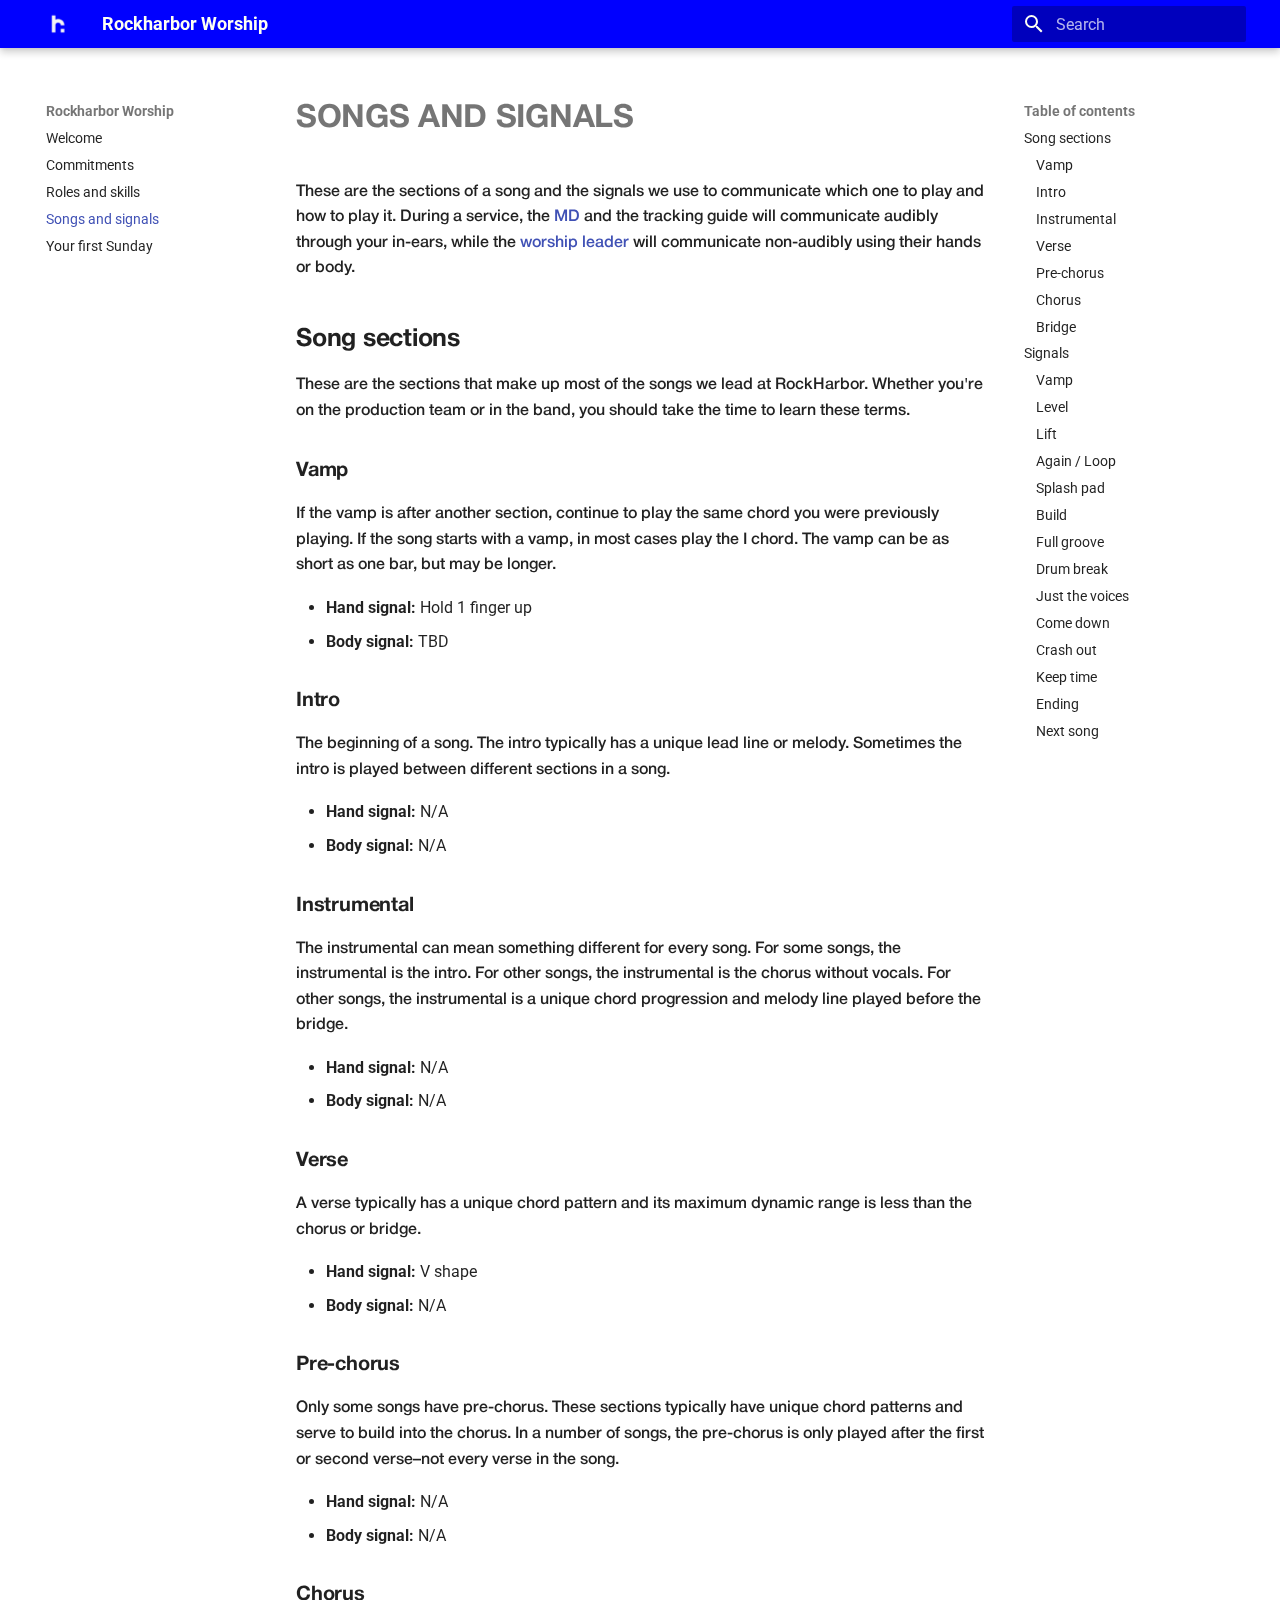
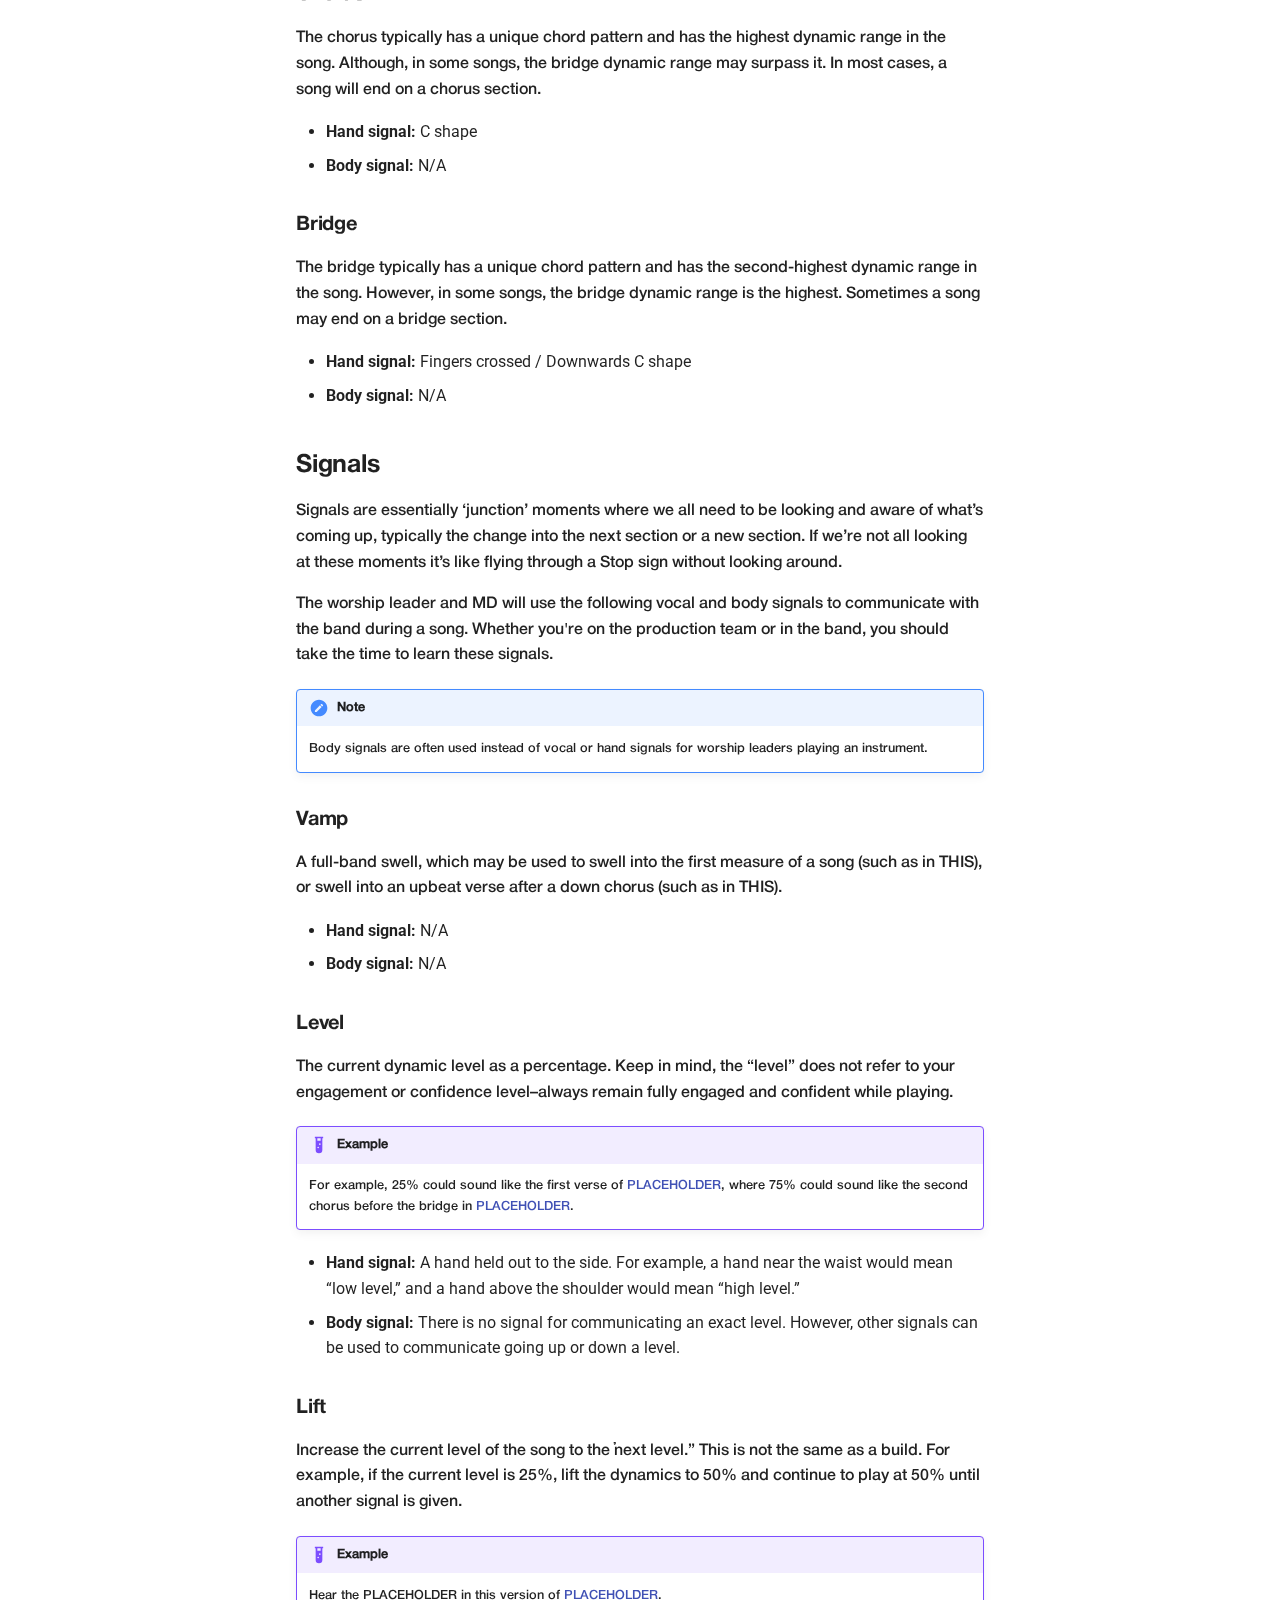
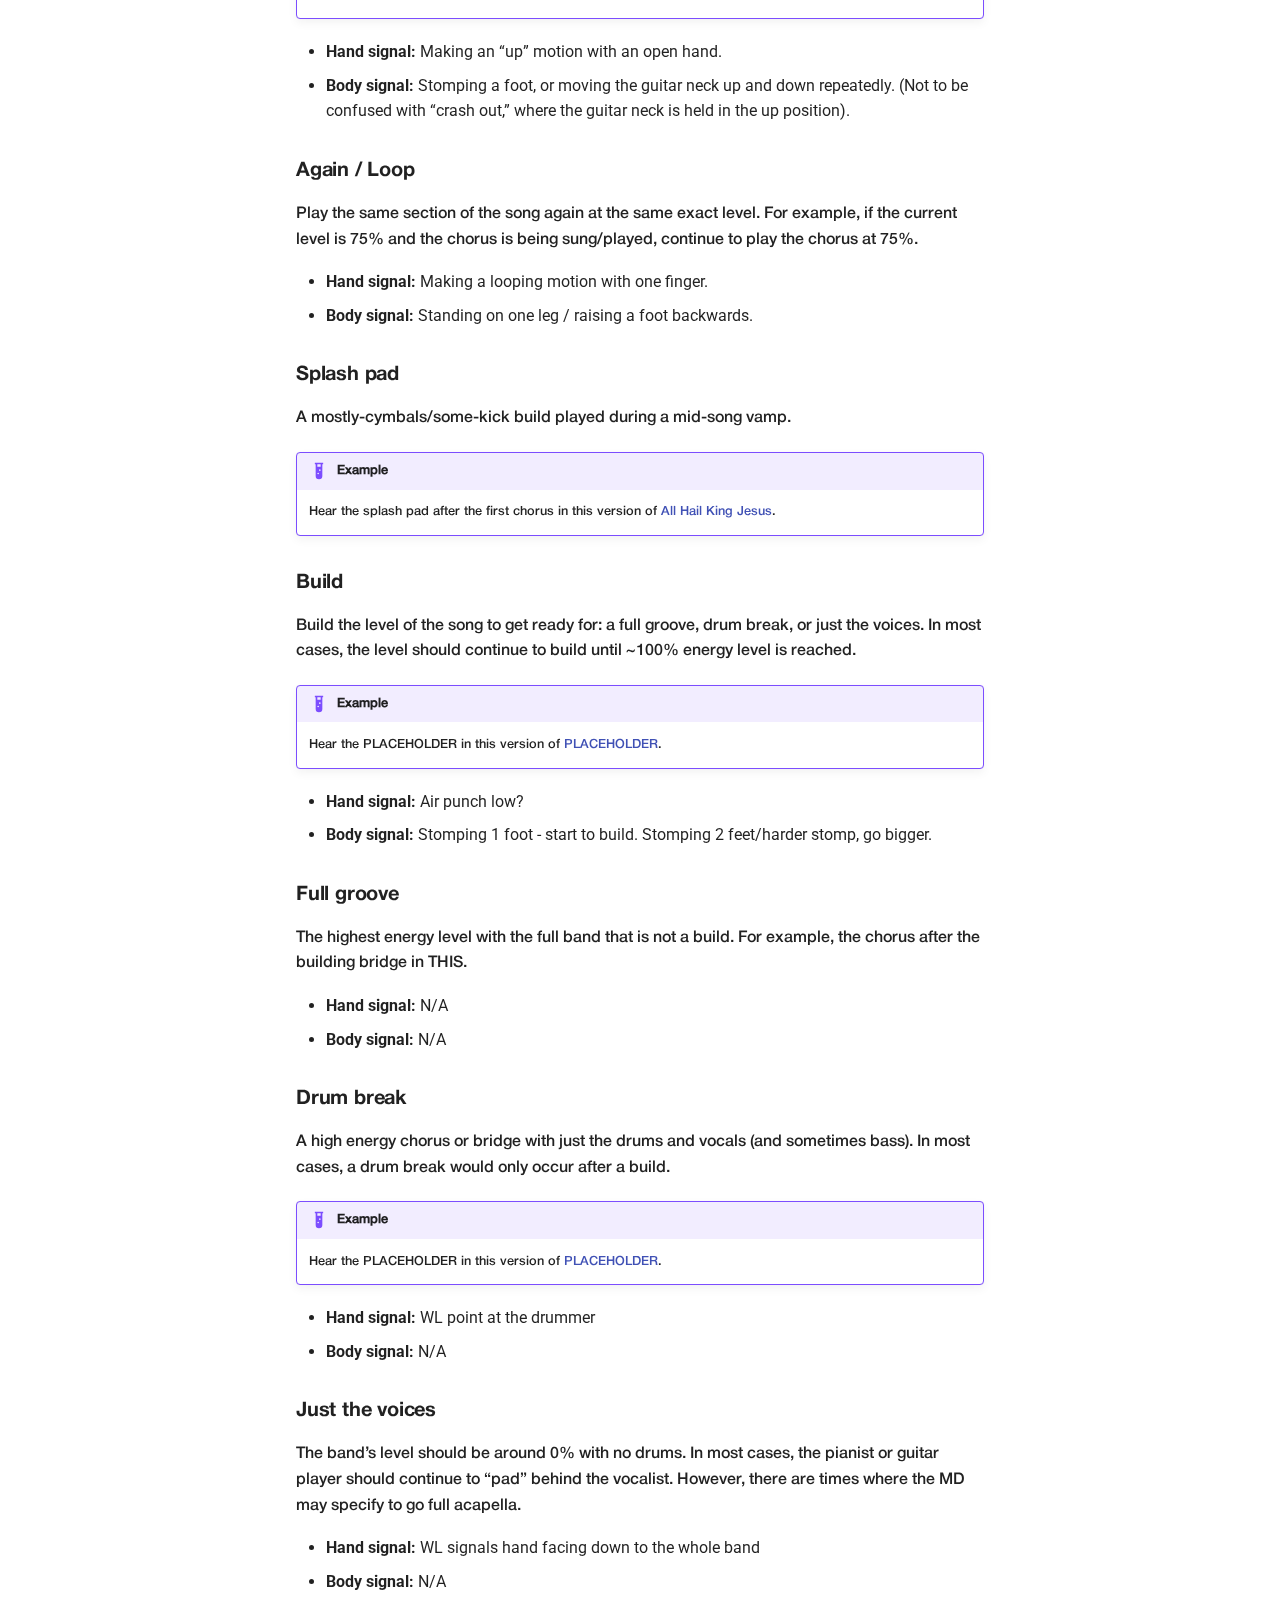
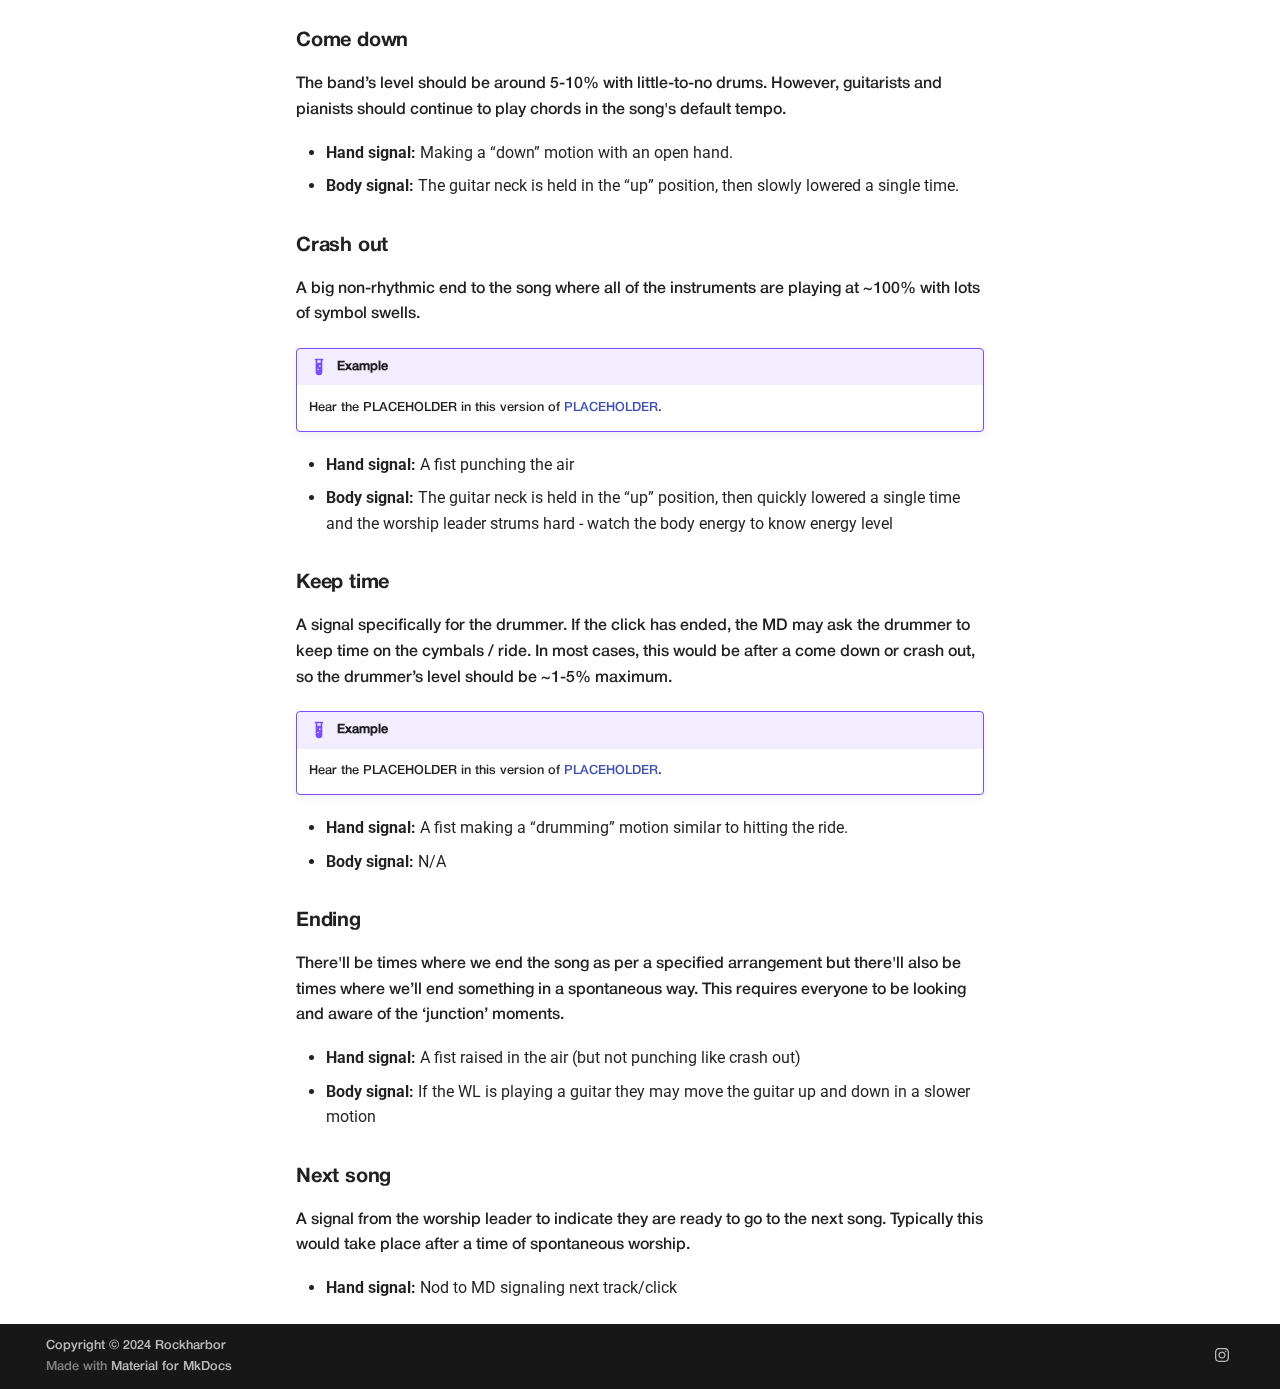
<file: songs_and_signals/index.html>
<!doctype html>
<html lang="en" class="no-js">
  <head>
    
      <meta charset="utf-8">
      <meta name="viewport" content="width=device-width,initial-scale=1">
      
      
      
      
        <link rel="prev" href="../roles_and_skills/">
      
      
        <link rel="next" href="../your_first_sunday/">
      
      
      <link rel="icon" href="../assets/favicon_dark_mode.png">
      <meta name="generator" content="mkdocs-1.6.0, mkdocs-material-9.5.27">
    
    
      
        <title>Songs and signals - Rockharbor Worship</title>
      
    
    
      <link rel="stylesheet" href="../assets/stylesheets/main.6543a935.min.css">
      
        
        <link rel="stylesheet" href="../assets/stylesheets/palette.06af60db.min.css">
      
      


    
    
      
    
    
      
        
        
        <link rel="preconnect" href="https://fonts.gstatic.com" crossorigin>
        <link rel="stylesheet" href="https://fonts.googleapis.com/css?family=Roboto:300,300i,400,400i,700,700i%7CRoboto+Mono:400,400i,700,700i&display=fallback">
        <style>:root{--md-text-font:"Roboto";--md-code-font:"Roboto Mono"}</style>
      
    
    
      <link rel="stylesheet" href="../stylesheets/extra.css">
    
    <script>__md_scope=new URL("..",location),__md_hash=e=>[...e].reduce((e,_)=>(e<<5)-e+_.charCodeAt(0),0),__md_get=(e,_=localStorage,t=__md_scope)=>JSON.parse(_.getItem(t.pathname+"."+e)),__md_set=(e,_,t=localStorage,a=__md_scope)=>{try{t.setItem(a.pathname+"."+e,JSON.stringify(_))}catch(e){}}</script>
    
      

    
    
    
  </head>
  
  
    
    
    
    
    
    <body dir="ltr" data-md-color-scheme="rockharbor" data-md-color-primary="indigo" data-md-color-accent="indigo">
  
    
    <input class="md-toggle" data-md-toggle="drawer" type="checkbox" id="__drawer" autocomplete="off">
    <input class="md-toggle" data-md-toggle="search" type="checkbox" id="__search" autocomplete="off">
    <label class="md-overlay" for="__drawer"></label>
    <div data-md-component="skip">
      
        
        <a href="#songs-and-signals" class="md-skip">
          Skip to content
        </a>
      
    </div>
    <div data-md-component="announce">
      
    </div>
    
    
      

  

<header class="md-header md-header--shadow" data-md-component="header">
  <nav class="md-header__inner md-grid" aria-label="Header">
    <a href=".." title="Rockharbor Worship" class="md-header__button md-logo" aria-label="Rockharbor Worship" data-md-component="logo">
      
  <img src="../assets/favicon_dark_mode.png" alt="logo">

    </a>
    <label class="md-header__button md-icon" for="__drawer">
      
      <svg xmlns="http://www.w3.org/2000/svg" viewBox="0 0 24 24"><path d="M3 6h18v2H3V6m0 5h18v2H3v-2m0 5h18v2H3v-2Z"/></svg>
    </label>
    <div class="md-header__title" data-md-component="header-title">
      <div class="md-header__ellipsis">
        <div class="md-header__topic">
          <span class="md-ellipsis">
            Rockharbor Worship
          </span>
        </div>
        <div class="md-header__topic" data-md-component="header-topic">
          <span class="md-ellipsis">
            
              Songs and signals
            
          </span>
        </div>
      </div>
    </div>
    
      
    
    
    
    
      <label class="md-header__button md-icon" for="__search">
        
        <svg xmlns="http://www.w3.org/2000/svg" viewBox="0 0 24 24"><path d="M9.5 3A6.5 6.5 0 0 1 16 9.5c0 1.61-.59 3.09-1.56 4.23l.27.27h.79l5 5-1.5 1.5-5-5v-.79l-.27-.27A6.516 6.516 0 0 1 9.5 16 6.5 6.5 0 0 1 3 9.5 6.5 6.5 0 0 1 9.5 3m0 2C7 5 5 7 5 9.5S7 14 9.5 14 14 12 14 9.5 12 5 9.5 5Z"/></svg>
      </label>
      <div class="md-search" data-md-component="search" role="dialog">
  <label class="md-search__overlay" for="__search"></label>
  <div class="md-search__inner" role="search">
    <form class="md-search__form" name="search">
      <input type="text" class="md-search__input" name="query" aria-label="Search" placeholder="Search" autocapitalize="off" autocorrect="off" autocomplete="off" spellcheck="false" data-md-component="search-query" required>
      <label class="md-search__icon md-icon" for="__search">
        
        <svg xmlns="http://www.w3.org/2000/svg" viewBox="0 0 24 24"><path d="M9.5 3A6.5 6.5 0 0 1 16 9.5c0 1.61-.59 3.09-1.56 4.23l.27.27h.79l5 5-1.5 1.5-5-5v-.79l-.27-.27A6.516 6.516 0 0 1 9.5 16 6.5 6.5 0 0 1 3 9.5 6.5 6.5 0 0 1 9.5 3m0 2C7 5 5 7 5 9.5S7 14 9.5 14 14 12 14 9.5 12 5 9.5 5Z"/></svg>
        
        <svg xmlns="http://www.w3.org/2000/svg" viewBox="0 0 24 24"><path d="M20 11v2H8l5.5 5.5-1.42 1.42L4.16 12l7.92-7.92L13.5 5.5 8 11h12Z"/></svg>
      </label>
      <nav class="md-search__options" aria-label="Search">
        
        <button type="reset" class="md-search__icon md-icon" title="Clear" aria-label="Clear" tabindex="-1">
          
          <svg xmlns="http://www.w3.org/2000/svg" viewBox="0 0 24 24"><path d="M19 6.41 17.59 5 12 10.59 6.41 5 5 6.41 10.59 12 5 17.59 6.41 19 12 13.41 17.59 19 19 17.59 13.41 12 19 6.41Z"/></svg>
        </button>
      </nav>
      
    </form>
    <div class="md-search__output">
      <div class="md-search__scrollwrap" tabindex="0" data-md-scrollfix>
        <div class="md-search-result" data-md-component="search-result">
          <div class="md-search-result__meta">
            Initializing search
          </div>
          <ol class="md-search-result__list" role="presentation"></ol>
        </div>
      </div>
    </div>
  </div>
</div>
    
    
  </nav>
  
</header>
    
    <div class="md-container" data-md-component="container">
      
      
        
          
        
      
      <main class="md-main" data-md-component="main">
        <div class="md-main__inner md-grid">
          
            
              
              <div class="md-sidebar md-sidebar--primary" data-md-component="sidebar" data-md-type="navigation" >
                <div class="md-sidebar__scrollwrap">
                  <div class="md-sidebar__inner">
                    



<nav class="md-nav md-nav--primary" aria-label="Navigation" data-md-level="0">
  <label class="md-nav__title" for="__drawer">
    <a href=".." title="Rockharbor Worship" class="md-nav__button md-logo" aria-label="Rockharbor Worship" data-md-component="logo">
      
  <img src="../assets/favicon_dark_mode.png" alt="logo">

    </a>
    Rockharbor Worship
  </label>
  
  <ul class="md-nav__list" data-md-scrollfix>
    
      
      
  
  
  
  
    <li class="md-nav__item">
      <a href=".." class="md-nav__link">
        
  
  <span class="md-ellipsis">
    Welcome
  </span>
  

      </a>
    </li>
  

    
      
      
  
  
  
  
    <li class="md-nav__item">
      <a href="../commitments/" class="md-nav__link">
        
  
  <span class="md-ellipsis">
    Commitments
  </span>
  

      </a>
    </li>
  

    
      
      
  
  
  
  
    <li class="md-nav__item">
      <a href="../roles_and_skills/" class="md-nav__link">
        
  
  <span class="md-ellipsis">
    Roles and skills
  </span>
  

      </a>
    </li>
  

    
      
      
  
  
    
  
  
  
    <li class="md-nav__item md-nav__item--active">
      
      <input class="md-nav__toggle md-toggle" type="checkbox" id="__toc">
      
      
        
      
      
        <label class="md-nav__link md-nav__link--active" for="__toc">
          
  
  <span class="md-ellipsis">
    Songs and signals
  </span>
  

          <span class="md-nav__icon md-icon"></span>
        </label>
      
      <a href="./" class="md-nav__link md-nav__link--active">
        
  
  <span class="md-ellipsis">
    Songs and signals
  </span>
  

      </a>
      
        

<nav class="md-nav md-nav--secondary" aria-label="Table of contents">
  
  
  
    
  
  
    <label class="md-nav__title" for="__toc">
      <span class="md-nav__icon md-icon"></span>
      Table of contents
    </label>
    <ul class="md-nav__list" data-md-component="toc" data-md-scrollfix>
      
        <li class="md-nav__item">
  <a href="#song-sections" class="md-nav__link">
    <span class="md-ellipsis">
      Song sections
    </span>
  </a>
  
    <nav class="md-nav" aria-label="Song sections">
      <ul class="md-nav__list">
        
          <li class="md-nav__item">
  <a href="#vamp" class="md-nav__link">
    <span class="md-ellipsis">
      Vamp
    </span>
  </a>
  
</li>
        
          <li class="md-nav__item">
  <a href="#intro" class="md-nav__link">
    <span class="md-ellipsis">
      Intro
    </span>
  </a>
  
</li>
        
          <li class="md-nav__item">
  <a href="#instrumental" class="md-nav__link">
    <span class="md-ellipsis">
      Instrumental
    </span>
  </a>
  
</li>
        
          <li class="md-nav__item">
  <a href="#verse" class="md-nav__link">
    <span class="md-ellipsis">
      Verse
    </span>
  </a>
  
</li>
        
          <li class="md-nav__item">
  <a href="#pre-chorus" class="md-nav__link">
    <span class="md-ellipsis">
      Pre-chorus
    </span>
  </a>
  
</li>
        
          <li class="md-nav__item">
  <a href="#chorus" class="md-nav__link">
    <span class="md-ellipsis">
      Chorus
    </span>
  </a>
  
</li>
        
          <li class="md-nav__item">
  <a href="#bridge" class="md-nav__link">
    <span class="md-ellipsis">
      Bridge
    </span>
  </a>
  
</li>
        
      </ul>
    </nav>
  
</li>
      
        <li class="md-nav__item">
  <a href="#signals" class="md-nav__link">
    <span class="md-ellipsis">
      Signals
    </span>
  </a>
  
    <nav class="md-nav" aria-label="Signals">
      <ul class="md-nav__list">
        
          <li class="md-nav__item">
  <a href="#vamp_1" class="md-nav__link">
    <span class="md-ellipsis">
      Vamp
    </span>
  </a>
  
</li>
        
          <li class="md-nav__item">
  <a href="#level" class="md-nav__link">
    <span class="md-ellipsis">
      Level
    </span>
  </a>
  
</li>
        
          <li class="md-nav__item">
  <a href="#lift" class="md-nav__link">
    <span class="md-ellipsis">
      Lift
    </span>
  </a>
  
</li>
        
          <li class="md-nav__item">
  <a href="#again-loop" class="md-nav__link">
    <span class="md-ellipsis">
      Again / Loop
    </span>
  </a>
  
</li>
        
          <li class="md-nav__item">
  <a href="#splash-pad" class="md-nav__link">
    <span class="md-ellipsis">
      Splash pad
    </span>
  </a>
  
</li>
        
          <li class="md-nav__item">
  <a href="#build" class="md-nav__link">
    <span class="md-ellipsis">
      Build
    </span>
  </a>
  
</li>
        
          <li class="md-nav__item">
  <a href="#full-groove" class="md-nav__link">
    <span class="md-ellipsis">
      Full groove
    </span>
  </a>
  
</li>
        
          <li class="md-nav__item">
  <a href="#drum-break" class="md-nav__link">
    <span class="md-ellipsis">
      Drum break
    </span>
  </a>
  
</li>
        
          <li class="md-nav__item">
  <a href="#just-the-voices" class="md-nav__link">
    <span class="md-ellipsis">
      Just the voices
    </span>
  </a>
  
</li>
        
          <li class="md-nav__item">
  <a href="#come-down" class="md-nav__link">
    <span class="md-ellipsis">
      Come down
    </span>
  </a>
  
</li>
        
          <li class="md-nav__item">
  <a href="#crash-out" class="md-nav__link">
    <span class="md-ellipsis">
      Crash out
    </span>
  </a>
  
</li>
        
          <li class="md-nav__item">
  <a href="#keep-time" class="md-nav__link">
    <span class="md-ellipsis">
      Keep time
    </span>
  </a>
  
</li>
        
          <li class="md-nav__item">
  <a href="#ending" class="md-nav__link">
    <span class="md-ellipsis">
      Ending
    </span>
  </a>
  
</li>
        
          <li class="md-nav__item">
  <a href="#next-song" class="md-nav__link">
    <span class="md-ellipsis">
      Next song
    </span>
  </a>
  
</li>
        
      </ul>
    </nav>
  
</li>
      
    </ul>
  
</nav>
      
    </li>
  

    
      
      
  
  
  
  
    <li class="md-nav__item">
      <a href="../your_first_sunday/" class="md-nav__link">
        
  
  <span class="md-ellipsis">
    Your first Sunday
  </span>
  

      </a>
    </li>
  

    
  </ul>
</nav>
                  </div>
                </div>
              </div>
            
            
              
              <div class="md-sidebar md-sidebar--secondary" data-md-component="sidebar" data-md-type="toc" >
                <div class="md-sidebar__scrollwrap">
                  <div class="md-sidebar__inner">
                    

<nav class="md-nav md-nav--secondary" aria-label="Table of contents">
  
  
  
    
  
  
    <label class="md-nav__title" for="__toc">
      <span class="md-nav__icon md-icon"></span>
      Table of contents
    </label>
    <ul class="md-nav__list" data-md-component="toc" data-md-scrollfix>
      
        <li class="md-nav__item">
  <a href="#song-sections" class="md-nav__link">
    <span class="md-ellipsis">
      Song sections
    </span>
  </a>
  
    <nav class="md-nav" aria-label="Song sections">
      <ul class="md-nav__list">
        
          <li class="md-nav__item">
  <a href="#vamp" class="md-nav__link">
    <span class="md-ellipsis">
      Vamp
    </span>
  </a>
  
</li>
        
          <li class="md-nav__item">
  <a href="#intro" class="md-nav__link">
    <span class="md-ellipsis">
      Intro
    </span>
  </a>
  
</li>
        
          <li class="md-nav__item">
  <a href="#instrumental" class="md-nav__link">
    <span class="md-ellipsis">
      Instrumental
    </span>
  </a>
  
</li>
        
          <li class="md-nav__item">
  <a href="#verse" class="md-nav__link">
    <span class="md-ellipsis">
      Verse
    </span>
  </a>
  
</li>
        
          <li class="md-nav__item">
  <a href="#pre-chorus" class="md-nav__link">
    <span class="md-ellipsis">
      Pre-chorus
    </span>
  </a>
  
</li>
        
          <li class="md-nav__item">
  <a href="#chorus" class="md-nav__link">
    <span class="md-ellipsis">
      Chorus
    </span>
  </a>
  
</li>
        
          <li class="md-nav__item">
  <a href="#bridge" class="md-nav__link">
    <span class="md-ellipsis">
      Bridge
    </span>
  </a>
  
</li>
        
      </ul>
    </nav>
  
</li>
      
        <li class="md-nav__item">
  <a href="#signals" class="md-nav__link">
    <span class="md-ellipsis">
      Signals
    </span>
  </a>
  
    <nav class="md-nav" aria-label="Signals">
      <ul class="md-nav__list">
        
          <li class="md-nav__item">
  <a href="#vamp_1" class="md-nav__link">
    <span class="md-ellipsis">
      Vamp
    </span>
  </a>
  
</li>
        
          <li class="md-nav__item">
  <a href="#level" class="md-nav__link">
    <span class="md-ellipsis">
      Level
    </span>
  </a>
  
</li>
        
          <li class="md-nav__item">
  <a href="#lift" class="md-nav__link">
    <span class="md-ellipsis">
      Lift
    </span>
  </a>
  
</li>
        
          <li class="md-nav__item">
  <a href="#again-loop" class="md-nav__link">
    <span class="md-ellipsis">
      Again / Loop
    </span>
  </a>
  
</li>
        
          <li class="md-nav__item">
  <a href="#splash-pad" class="md-nav__link">
    <span class="md-ellipsis">
      Splash pad
    </span>
  </a>
  
</li>
        
          <li class="md-nav__item">
  <a href="#build" class="md-nav__link">
    <span class="md-ellipsis">
      Build
    </span>
  </a>
  
</li>
        
          <li class="md-nav__item">
  <a href="#full-groove" class="md-nav__link">
    <span class="md-ellipsis">
      Full groove
    </span>
  </a>
  
</li>
        
          <li class="md-nav__item">
  <a href="#drum-break" class="md-nav__link">
    <span class="md-ellipsis">
      Drum break
    </span>
  </a>
  
</li>
        
          <li class="md-nav__item">
  <a href="#just-the-voices" class="md-nav__link">
    <span class="md-ellipsis">
      Just the voices
    </span>
  </a>
  
</li>
        
          <li class="md-nav__item">
  <a href="#come-down" class="md-nav__link">
    <span class="md-ellipsis">
      Come down
    </span>
  </a>
  
</li>
        
          <li class="md-nav__item">
  <a href="#crash-out" class="md-nav__link">
    <span class="md-ellipsis">
      Crash out
    </span>
  </a>
  
</li>
        
          <li class="md-nav__item">
  <a href="#keep-time" class="md-nav__link">
    <span class="md-ellipsis">
      Keep time
    </span>
  </a>
  
</li>
        
          <li class="md-nav__item">
  <a href="#ending" class="md-nav__link">
    <span class="md-ellipsis">
      Ending
    </span>
  </a>
  
</li>
        
          <li class="md-nav__item">
  <a href="#next-song" class="md-nav__link">
    <span class="md-ellipsis">
      Next song
    </span>
  </a>
  
</li>
        
      </ul>
    </nav>
  
</li>
      
    </ul>
  
</nav>
                  </div>
                </div>
              </div>
            
          
          
            <div class="md-content" data-md-component="content">
              <article class="md-content__inner md-typeset">
                
                  


<h1 id="songs-and-signals">Songs and signals</h1>
<p>These are the sections of a song and the signals we use to communicate which one to play and how to play it. During a service, the <a href="../roles_and_skills/#music-director-md">MD</a> and the tracking guide will communicate audibly through your in-ears, while the <a href="../roles_and_skills/#worship-leader">worship leader</a> will communicate non-audibly using their hands or body.</p>
<h2 id="song-sections">Song sections</h2>
<p>These are the sections that make up most of the songs we lead at RockHarbor. Whether you're on the production team or in the band, you should take the time to learn these terms.</p>
<h3 id="vamp">Vamp</h3>
<p>If the vamp is after another section, continue to play the same chord you were previously playing. If the song starts with a vamp, in most cases play the I chord. The vamp can be as short as one bar, but may be longer.</p>
<ul>
<li><strong>Hand signal:</strong> Hold 1 finger up</li>
<li><strong>Body signal:</strong> TBD</li>
</ul>
<h3 id="intro">Intro</h3>
<p>The beginning of a song. The intro typically has a unique lead line or melody. Sometimes the intro is played between different sections in a song.</p>
<ul>
<li><strong>Hand signal:</strong> N/A</li>
<li><strong>Body signal:</strong> N/A</li>
</ul>
<h3 id="instrumental">Instrumental</h3>
<p>The instrumental can mean something different for every song. For some songs, the instrumental is the intro. For other songs, the instrumental is the chorus without vocals. For other songs, the instrumental is a unique chord progression and melody line played before the bridge.</p>
<ul>
<li><strong>Hand signal:</strong> N/A</li>
<li><strong>Body signal:</strong> N/A</li>
</ul>
<h3 id="verse">Verse</h3>
<p>A verse typically has a unique chord pattern and its maximum dynamic range is less than the chorus or bridge. </p>
<ul>
<li><strong>Hand signal:</strong> V shape</li>
<li><strong>Body signal:</strong> N/A</li>
</ul>
<h3 id="pre-chorus">Pre-chorus</h3>
<p>Only some songs have pre-chorus. These sections typically have unique chord patterns and serve to build into the chorus. In a number of songs, the pre-chorus is only played after the first or second verse–not every verse in the song.</p>
<ul>
<li><strong>Hand signal:</strong> N/A</li>
<li><strong>Body signal:</strong> N/A</li>
</ul>
<h3 id="chorus">Chorus</h3>
<p>The chorus typically has a unique chord pattern and has the highest dynamic range in the song. Although, in some songs, the bridge dynamic range may surpass it. In most cases, a song will end on a chorus section.</p>
<ul>
<li><strong>Hand signal:</strong> C shape</li>
<li><strong>Body signal:</strong> N/A</li>
</ul>
<h3 id="bridge">Bridge</h3>
<p>The bridge typically has a unique chord pattern and has the second-highest dynamic range in the song. However, in some songs, the bridge dynamic range is the highest. Sometimes a song may end on a bridge section.</p>
<ul>
<li><strong>Hand signal:</strong> Fingers crossed / Downwards C shape</li>
<li><strong>Body signal:</strong> N/A</li>
</ul>
<h2 id="signals">Signals</h2>
<p>Signals are essentially ‘junction’ moments where we all need to be looking and aware of what’s coming up, typically the change into the next section or a new section. If we’re not all looking at these moments it’s like flying through a Stop sign without looking around.</p>
<p>The worship leader and MD will use the following vocal and body signals to communicate with the band during a song. Whether you're on the production team or in the band, you should take the time to learn these signals.</p>
<div class="admonition note">
<p class="admonition-title">Note</p>
<p>Body signals are often used instead of vocal or hand signals for worship leaders playing an instrument.</p>
</div>
<h3 id="vamp_1">Vamp</h3>
<p>A full-band swell, which may be used to swell into the first measure of a song (such as in THIS), or swell into an upbeat verse after a down chorus (such as in THIS).</p>
<ul>
<li><strong>Hand signal:</strong> N/A</li>
<li><strong>Body signal:</strong> N/A</li>
</ul>
<h3 id="level">Level</h3>
<p>The current dynamic level as a percentage. Keep in mind, the “level” does not refer to your engagement or confidence level–always remain fully engaged and confident while playing.</p>
<div class="admonition example">
<p class="admonition-title">Example</p>
<p>For example, 25% could sound like the first verse of <a href="LINK">PLACEHOLDER</a>, where 75% could sound like the second chorus before the bridge in <a href="LINK">PLACEHOLDER</a>.</p>
</div>
<ul>
<li><strong>Hand signal:</strong> A hand held out to the side. For example, a hand near the waist would mean “low level,” and a hand above the shoulder would mean “high level.”</li>
<li><strong>Body signal:</strong> There is no signal for communicating an exact level. However, other signals can be used to communicate going up or down a level.</li>
</ul>
<h3 id="lift">Lift</h3>
<p>Increase the current level of the song to the “next level.” This is not the same as a build. For example, if the current level is 25%, lift the dynamics to 50% and continue to play at 50% until another signal is given.</p>
<div class="admonition example">
<p class="admonition-title">Example</p>
<p>Hear the PLACEHOLDER in this version of <a href="LINK">PLACEHOLDER</a>.</p>
</div>
<ul>
<li><strong>Hand signal:</strong> Making an “up” motion with an open hand.</li>
<li><strong>Body signal:</strong> Stomping a foot, or moving the guitar neck up and down repeatedly. (Not to be confused with “crash out,” where the guitar neck is held in the up position).</li>
</ul>
<h3 id="again-loop">Again / Loop</h3>
<p>Play the same section of the song again at the same exact level. For example, if the current level is 75% and the chorus is being sung/played, continue to play the chorus at 75%.</p>
<ul>
<li><strong>Hand signal:</strong> Making a looping motion with one finger.</li>
<li><strong>Body signal:</strong> Standing on one leg / raising a foot backwards.</li>
</ul>
<h3 id="splash-pad">Splash pad</h3>
<p>A mostly-cymbals/some-kick build played during a mid-song vamp.</p>
<div class="admonition example">
<p class="admonition-title">Example</p>
<p>Hear the splash pad after the first chorus in this version of <a href="https://youtu.be/e5QMEGf4Va4?t=443">All Hail King Jesus</a>.</p>
</div>
<h3 id="build">Build</h3>
<p>Build the level of the song to get ready for: a full groove, drum break, or just the voices. In most cases, the level should continue to build until ~100% energy level is reached.</p>
<div class="admonition example">
<p class="admonition-title">Example</p>
<p>Hear the PLACEHOLDER in this version of <a href="LINK">PLACEHOLDER</a>.</p>
</div>
<ul>
<li><strong>Hand signal:</strong> Air punch low?</li>
<li><strong>Body signal:</strong> Stomping 1 foot - start to build. Stomping 2 feet/harder stomp, go bigger. </li>
</ul>
<h3 id="full-groove">Full groove</h3>
<p>The highest energy level with the full band that is not a build. For example, the chorus after the building bridge in THIS.</p>
<ul>
<li><strong>Hand signal:</strong> N/A</li>
<li><strong>Body signal:</strong> N/A</li>
</ul>
<h3 id="drum-break">Drum break</h3>
<p>A high energy chorus or bridge with just the drums and vocals (and sometimes bass). In most cases, a drum break would only occur after a build.</p>
<div class="admonition example">
<p class="admonition-title">Example</p>
<p>Hear the PLACEHOLDER in this version of <a href="LINK">PLACEHOLDER</a>.</p>
</div>
<ul>
<li><strong>Hand signal:</strong> WL point at the drummer</li>
<li><strong>Body signal:</strong> N/A</li>
</ul>
<h3 id="just-the-voices">Just the voices</h3>
<p>The band’s level should be around 0% with no drums. In most cases, the pianist or guitar player should continue to “pad” behind the vocalist. However, there are times where the MD may specify to go full acapella.</p>
<ul>
<li><strong>Hand signal:</strong> WL signals hand facing down to the whole band</li>
<li><strong>Body signal:</strong> N/A</li>
</ul>
<h3 id="come-down">Come down</h3>
<p>The band’s level should be around 5-10% with little-to-no drums. However, guitarists and pianists should continue to play chords in the song's default tempo.</p>
<ul>
<li><strong>Hand signal:</strong> Making a “down” motion with an open hand.</li>
<li><strong>Body signal:</strong> The guitar neck is held in the “up” position, then slowly lowered a single time. </li>
</ul>
<h3 id="crash-out">Crash out</h3>
<p>A big non-rhythmic end to the song where all of the instruments are playing at ~100% with lots of symbol swells.</p>
<div class="admonition example">
<p class="admonition-title">Example</p>
<p>Hear the PLACEHOLDER in this version of <a href="LINK">PLACEHOLDER</a>.</p>
</div>
<ul>
<li><strong>Hand signal:</strong> A fist punching the air</li>
<li><strong>Body signal:</strong> The guitar neck is held in the “up” position, then quickly lowered a single time and the worship leader strums hard - watch the body energy to know energy level</li>
</ul>
<h3 id="keep-time">Keep time</h3>
<p>A signal specifically for the drummer. If the click has ended, the MD may ask the drummer to keep time on the cymbals / ride. In most cases, this would be after a come down or crash out, so the drummer’s level should be ~1-5% maximum.</p>
<div class="admonition example">
<p class="admonition-title">Example</p>
<p>Hear the PLACEHOLDER in this version of <a href="LINK">PLACEHOLDER</a>.</p>
</div>
<ul>
<li><strong>Hand signal:</strong> A fist making a “drumming” motion similar to hitting the ride.</li>
<li><strong>Body signal:</strong> N/A</li>
</ul>
<h3 id="ending">Ending</h3>
<p>There'll be times where we end the song as per a specified arrangement but there'll also be times where we’ll end something in a spontaneous way. This requires everyone to be looking and aware of the ‘junction’ moments.</p>
<ul>
<li><strong>Hand signal:</strong> A fist raised in the air (but not punching like crash out)</li>
<li><strong>Body signal:</strong> If the WL is playing a guitar they may move the guitar up and down in a slower motion</li>
</ul>
<h3 id="next-song">Next song</h3>
<p>A signal from the worship leader to indicate they are ready to go to the next song. Typically this would take place after a time of spontaneous worship.</p>
<ul>
<li><strong>Hand signal:</strong> Nod to MD signaling next track/click</li>
</ul>












                
              </article>
            </div>
          
          
  <script>var tabs=__md_get("__tabs");if(Array.isArray(tabs))e:for(var set of document.querySelectorAll(".tabbed-set")){var tab,labels=set.querySelector(".tabbed-labels");for(tab of tabs)for(var label of labels.getElementsByTagName("label"))if(label.innerText.trim()===tab){var input=document.getElementById(label.htmlFor);input.checked=!0;continue e}}</script>

<script>var target=document.getElementById(location.hash.slice(1));target&&target.name&&(target.checked=target.name.startsWith("__tabbed_"))</script>
        </div>
        
      </main>
      
        <footer class="md-footer">
  
  <div class="md-footer-meta md-typeset">
    <div class="md-footer-meta__inner md-grid">
      <div class="md-copyright">
  
    <div class="md-copyright__highlight">
      Copyright &copy; 2024 Rockharbor
    </div>
  
  
    Made with
    <a href="https://squidfunk.github.io/mkdocs-material/" target="_blank" rel="noopener">
      Material for MkDocs
    </a>
  
</div>
      
        <div class="md-social">
  
    
    
    
    
      
      
    
    <a href="https://www.instagram.com/rockharborworship/" target="_blank" rel="noopener" title="www.instagram.com" class="md-social__link">
      <svg xmlns="http://www.w3.org/2000/svg" viewBox="0 0 448 512"><!--! Font Awesome Free 6.5.2 by @fontawesome - https://fontawesome.com License - https://fontawesome.com/license/free (Icons: CC BY 4.0, Fonts: SIL OFL 1.1, Code: MIT License) Copyright 2024 Fonticons, Inc.--><path d="M224.1 141c-63.6 0-114.9 51.3-114.9 114.9s51.3 114.9 114.9 114.9S339 319.5 339 255.9 287.7 141 224.1 141zm0 189.6c-41.1 0-74.7-33.5-74.7-74.7s33.5-74.7 74.7-74.7 74.7 33.5 74.7 74.7-33.6 74.7-74.7 74.7zm146.4-194.3c0 14.9-12 26.8-26.8 26.8-14.9 0-26.8-12-26.8-26.8s12-26.8 26.8-26.8 26.8 12 26.8 26.8zm76.1 27.2c-1.7-35.9-9.9-67.7-36.2-93.9-26.2-26.2-58-34.4-93.9-36.2-37-2.1-147.9-2.1-184.9 0-35.8 1.7-67.6 9.9-93.9 36.1s-34.4 58-36.2 93.9c-2.1 37-2.1 147.9 0 184.9 1.7 35.9 9.9 67.7 36.2 93.9s58 34.4 93.9 36.2c37 2.1 147.9 2.1 184.9 0 35.9-1.7 67.7-9.9 93.9-36.2 26.2-26.2 34.4-58 36.2-93.9 2.1-37 2.1-147.8 0-184.8zM398.8 388c-7.8 19.6-22.9 34.7-42.6 42.6-29.5 11.7-99.5 9-132.1 9s-102.7 2.6-132.1-9c-19.6-7.8-34.7-22.9-42.6-42.6-11.7-29.5-9-99.5-9-132.1s-2.6-102.7 9-132.1c7.8-19.6 22.9-34.7 42.6-42.6 29.5-11.7 99.5-9 132.1-9s102.7-2.6 132.1 9c19.6 7.8 34.7 22.9 42.6 42.6 11.7 29.5 9 99.5 9 132.1s2.7 102.7-9 132.1z"/></svg>
    </a>
  
</div>
      
    </div>
  </div>
</footer>
      
    </div>
    <div class="md-dialog" data-md-component="dialog">
      <div class="md-dialog__inner md-typeset"></div>
    </div>
    
    
    <script id="__config" type="application/json">{"base": "..", "features": ["content.code.copy", "content.tabs.link", "navigation.path", "navigation.indexes"], "search": "../assets/javascripts/workers/search.b8dbb3d2.min.js", "translations": {"clipboard.copied": "Copied to clipboard", "clipboard.copy": "Copy to clipboard", "search.result.more.one": "1 more on this page", "search.result.more.other": "# more on this page", "search.result.none": "No matching documents", "search.result.one": "1 matching document", "search.result.other": "# matching documents", "search.result.placeholder": "Type to start searching", "search.result.term.missing": "Missing", "select.version": "Select version"}}</script>
    
    
      <script src="../assets/javascripts/bundle.ad660dcc.min.js"></script>
      
    
  </body>
</html>
</file>
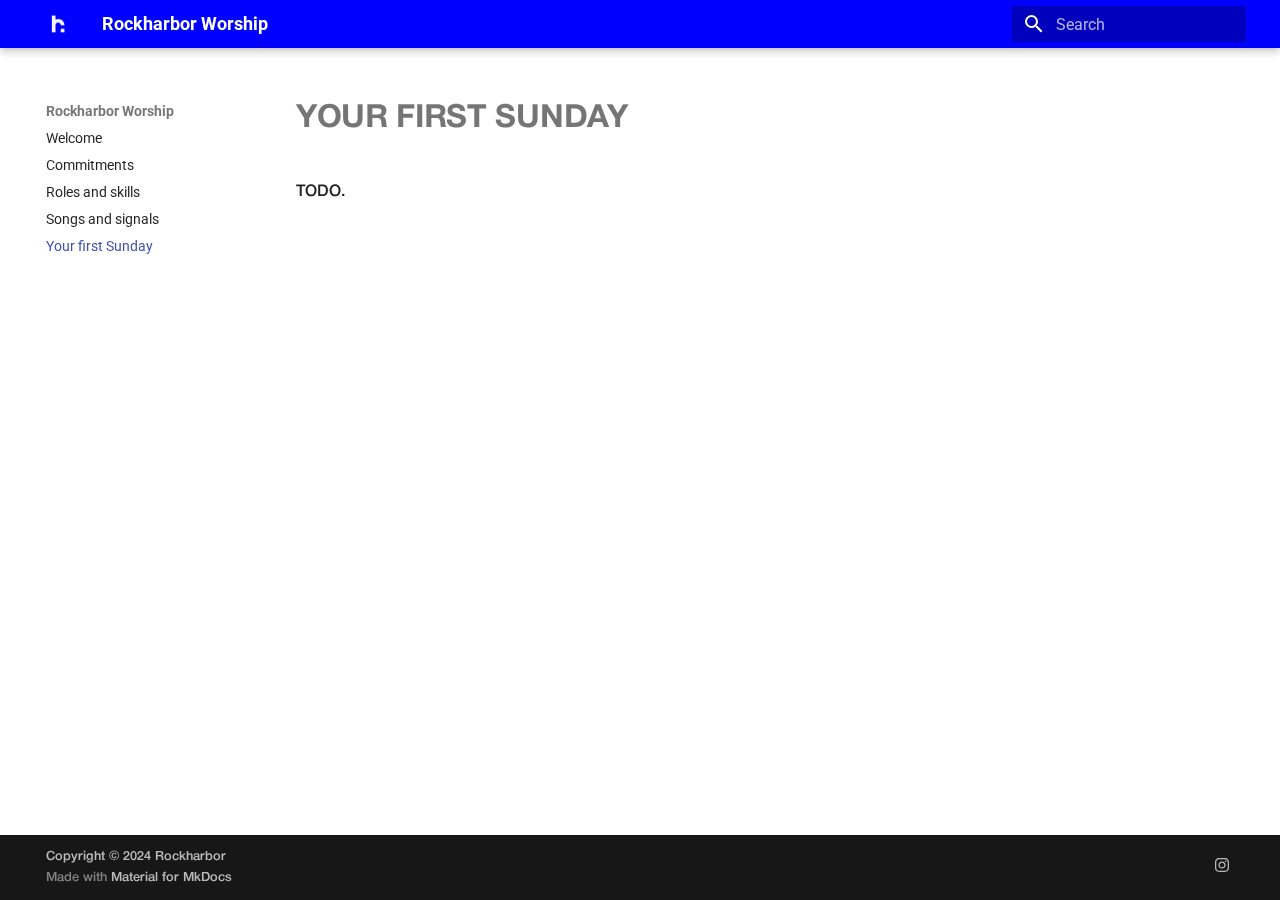
<file: your_first_sunday/index.html>
<!doctype html>
<html lang="en" class="no-js">
  <head>
    
      <meta charset="utf-8">
      <meta name="viewport" content="width=device-width,initial-scale=1">
      
      
      
      
        <link rel="prev" href="../songs_and_signals/">
      
      
      
      <link rel="icon" href="../assets/favicon_dark_mode.png">
      <meta name="generator" content="mkdocs-1.6.0, mkdocs-material-9.5.27">
    
    
      
        <title>Your first Sunday - Rockharbor Worship</title>
      
    
    
      <link rel="stylesheet" href="../assets/stylesheets/main.6543a935.min.css">
      
        
        <link rel="stylesheet" href="../assets/stylesheets/palette.06af60db.min.css">
      
      


    
    
      
    
    
      
        
        
        <link rel="preconnect" href="https://fonts.gstatic.com" crossorigin>
        <link rel="stylesheet" href="https://fonts.googleapis.com/css?family=Roboto:300,300i,400,400i,700,700i%7CRoboto+Mono:400,400i,700,700i&display=fallback">
        <style>:root{--md-text-font:"Roboto";--md-code-font:"Roboto Mono"}</style>
      
    
    
      <link rel="stylesheet" href="../stylesheets/extra.css">
    
    <script>__md_scope=new URL("..",location),__md_hash=e=>[...e].reduce((e,_)=>(e<<5)-e+_.charCodeAt(0),0),__md_get=(e,_=localStorage,t=__md_scope)=>JSON.parse(_.getItem(t.pathname+"."+e)),__md_set=(e,_,t=localStorage,a=__md_scope)=>{try{t.setItem(a.pathname+"."+e,JSON.stringify(_))}catch(e){}}</script>
    
      

    
    
    
  </head>
  
  
    
    
    
    
    
    <body dir="ltr" data-md-color-scheme="rockharbor" data-md-color-primary="indigo" data-md-color-accent="indigo">
  
    
    <input class="md-toggle" data-md-toggle="drawer" type="checkbox" id="__drawer" autocomplete="off">
    <input class="md-toggle" data-md-toggle="search" type="checkbox" id="__search" autocomplete="off">
    <label class="md-overlay" for="__drawer"></label>
    <div data-md-component="skip">
      
        
        <a href="#your-first-sunday" class="md-skip">
          Skip to content
        </a>
      
    </div>
    <div data-md-component="announce">
      
    </div>
    
    
      

  

<header class="md-header md-header--shadow" data-md-component="header">
  <nav class="md-header__inner md-grid" aria-label="Header">
    <a href=".." title="Rockharbor Worship" class="md-header__button md-logo" aria-label="Rockharbor Worship" data-md-component="logo">
      
  <img src="../assets/favicon_dark_mode.png" alt="logo">

    </a>
    <label class="md-header__button md-icon" for="__drawer">
      
      <svg xmlns="http://www.w3.org/2000/svg" viewBox="0 0 24 24"><path d="M3 6h18v2H3V6m0 5h18v2H3v-2m0 5h18v2H3v-2Z"/></svg>
    </label>
    <div class="md-header__title" data-md-component="header-title">
      <div class="md-header__ellipsis">
        <div class="md-header__topic">
          <span class="md-ellipsis">
            Rockharbor Worship
          </span>
        </div>
        <div class="md-header__topic" data-md-component="header-topic">
          <span class="md-ellipsis">
            
              Your first Sunday
            
          </span>
        </div>
      </div>
    </div>
    
      
    
    
    
    
      <label class="md-header__button md-icon" for="__search">
        
        <svg xmlns="http://www.w3.org/2000/svg" viewBox="0 0 24 24"><path d="M9.5 3A6.5 6.5 0 0 1 16 9.5c0 1.61-.59 3.09-1.56 4.23l.27.27h.79l5 5-1.5 1.5-5-5v-.79l-.27-.27A6.516 6.516 0 0 1 9.5 16 6.5 6.5 0 0 1 3 9.5 6.5 6.5 0 0 1 9.5 3m0 2C7 5 5 7 5 9.5S7 14 9.5 14 14 12 14 9.5 12 5 9.5 5Z"/></svg>
      </label>
      <div class="md-search" data-md-component="search" role="dialog">
  <label class="md-search__overlay" for="__search"></label>
  <div class="md-search__inner" role="search">
    <form class="md-search__form" name="search">
      <input type="text" class="md-search__input" name="query" aria-label="Search" placeholder="Search" autocapitalize="off" autocorrect="off" autocomplete="off" spellcheck="false" data-md-component="search-query" required>
      <label class="md-search__icon md-icon" for="__search">
        
        <svg xmlns="http://www.w3.org/2000/svg" viewBox="0 0 24 24"><path d="M9.5 3A6.5 6.5 0 0 1 16 9.5c0 1.61-.59 3.09-1.56 4.23l.27.27h.79l5 5-1.5 1.5-5-5v-.79l-.27-.27A6.516 6.516 0 0 1 9.5 16 6.5 6.5 0 0 1 3 9.5 6.5 6.5 0 0 1 9.5 3m0 2C7 5 5 7 5 9.5S7 14 9.5 14 14 12 14 9.5 12 5 9.5 5Z"/></svg>
        
        <svg xmlns="http://www.w3.org/2000/svg" viewBox="0 0 24 24"><path d="M20 11v2H8l5.5 5.5-1.42 1.42L4.16 12l7.92-7.92L13.5 5.5 8 11h12Z"/></svg>
      </label>
      <nav class="md-search__options" aria-label="Search">
        
        <button type="reset" class="md-search__icon md-icon" title="Clear" aria-label="Clear" tabindex="-1">
          
          <svg xmlns="http://www.w3.org/2000/svg" viewBox="0 0 24 24"><path d="M19 6.41 17.59 5 12 10.59 6.41 5 5 6.41 10.59 12 5 17.59 6.41 19 12 13.41 17.59 19 19 17.59 13.41 12 19 6.41Z"/></svg>
        </button>
      </nav>
      
    </form>
    <div class="md-search__output">
      <div class="md-search__scrollwrap" tabindex="0" data-md-scrollfix>
        <div class="md-search-result" data-md-component="search-result">
          <div class="md-search-result__meta">
            Initializing search
          </div>
          <ol class="md-search-result__list" role="presentation"></ol>
        </div>
      </div>
    </div>
  </div>
</div>
    
    
  </nav>
  
</header>
    
    <div class="md-container" data-md-component="container">
      
      
        
          
        
      
      <main class="md-main" data-md-component="main">
        <div class="md-main__inner md-grid">
          
            
              
              <div class="md-sidebar md-sidebar--primary" data-md-component="sidebar" data-md-type="navigation" >
                <div class="md-sidebar__scrollwrap">
                  <div class="md-sidebar__inner">
                    



<nav class="md-nav md-nav--primary" aria-label="Navigation" data-md-level="0">
  <label class="md-nav__title" for="__drawer">
    <a href=".." title="Rockharbor Worship" class="md-nav__button md-logo" aria-label="Rockharbor Worship" data-md-component="logo">
      
  <img src="../assets/favicon_dark_mode.png" alt="logo">

    </a>
    Rockharbor Worship
  </label>
  
  <ul class="md-nav__list" data-md-scrollfix>
    
      
      
  
  
  
  
    <li class="md-nav__item">
      <a href=".." class="md-nav__link">
        
  
  <span class="md-ellipsis">
    Welcome
  </span>
  

      </a>
    </li>
  

    
      
      
  
  
  
  
    <li class="md-nav__item">
      <a href="../commitments/" class="md-nav__link">
        
  
  <span class="md-ellipsis">
    Commitments
  </span>
  

      </a>
    </li>
  

    
      
      
  
  
  
  
    <li class="md-nav__item">
      <a href="../roles_and_skills/" class="md-nav__link">
        
  
  <span class="md-ellipsis">
    Roles and skills
  </span>
  

      </a>
    </li>
  

    
      
      
  
  
  
  
    <li class="md-nav__item">
      <a href="../songs_and_signals/" class="md-nav__link">
        
  
  <span class="md-ellipsis">
    Songs and signals
  </span>
  

      </a>
    </li>
  

    
      
      
  
  
    
  
  
  
    <li class="md-nav__item md-nav__item--active">
      
      <input class="md-nav__toggle md-toggle" type="checkbox" id="__toc">
      
      
        
      
      
      <a href="./" class="md-nav__link md-nav__link--active">
        
  
  <span class="md-ellipsis">
    Your first Sunday
  </span>
  

      </a>
      
    </li>
  

    
  </ul>
</nav>
                  </div>
                </div>
              </div>
            
            
              
              <div class="md-sidebar md-sidebar--secondary" data-md-component="sidebar" data-md-type="toc" >
                <div class="md-sidebar__scrollwrap">
                  <div class="md-sidebar__inner">
                    

<nav class="md-nav md-nav--secondary" aria-label="Table of contents">
  
  
  
    
  
  
</nav>
                  </div>
                </div>
              </div>
            
          
          
            <div class="md-content" data-md-component="content">
              <article class="md-content__inner md-typeset">
                
                  


<h1 id="your-first-sunday">Your first sunday</h1>
<p>TODO.</p>












                
              </article>
            </div>
          
          
  <script>var tabs=__md_get("__tabs");if(Array.isArray(tabs))e:for(var set of document.querySelectorAll(".tabbed-set")){var tab,labels=set.querySelector(".tabbed-labels");for(tab of tabs)for(var label of labels.getElementsByTagName("label"))if(label.innerText.trim()===tab){var input=document.getElementById(label.htmlFor);input.checked=!0;continue e}}</script>

<script>var target=document.getElementById(location.hash.slice(1));target&&target.name&&(target.checked=target.name.startsWith("__tabbed_"))</script>
        </div>
        
      </main>
      
        <footer class="md-footer">
  
  <div class="md-footer-meta md-typeset">
    <div class="md-footer-meta__inner md-grid">
      <div class="md-copyright">
  
    <div class="md-copyright__highlight">
      Copyright &copy; 2024 Rockharbor
    </div>
  
  
    Made with
    <a href="https://squidfunk.github.io/mkdocs-material/" target="_blank" rel="noopener">
      Material for MkDocs
    </a>
  
</div>
      
        <div class="md-social">
  
    
    
    
    
      
      
    
    <a href="https://www.instagram.com/rockharborworship/" target="_blank" rel="noopener" title="www.instagram.com" class="md-social__link">
      <svg xmlns="http://www.w3.org/2000/svg" viewBox="0 0 448 512"><!--! Font Awesome Free 6.5.2 by @fontawesome - https://fontawesome.com License - https://fontawesome.com/license/free (Icons: CC BY 4.0, Fonts: SIL OFL 1.1, Code: MIT License) Copyright 2024 Fonticons, Inc.--><path d="M224.1 141c-63.6 0-114.9 51.3-114.9 114.9s51.3 114.9 114.9 114.9S339 319.5 339 255.9 287.7 141 224.1 141zm0 189.6c-41.1 0-74.7-33.5-74.7-74.7s33.5-74.7 74.7-74.7 74.7 33.5 74.7 74.7-33.6 74.7-74.7 74.7zm146.4-194.3c0 14.9-12 26.8-26.8 26.8-14.9 0-26.8-12-26.8-26.8s12-26.8 26.8-26.8 26.8 12 26.8 26.8zm76.1 27.2c-1.7-35.9-9.9-67.7-36.2-93.9-26.2-26.2-58-34.4-93.9-36.2-37-2.1-147.9-2.1-184.9 0-35.8 1.7-67.6 9.9-93.9 36.1s-34.4 58-36.2 93.9c-2.1 37-2.1 147.9 0 184.9 1.7 35.9 9.9 67.7 36.2 93.9s58 34.4 93.9 36.2c37 2.1 147.9 2.1 184.9 0 35.9-1.7 67.7-9.9 93.9-36.2 26.2-26.2 34.4-58 36.2-93.9 2.1-37 2.1-147.8 0-184.8zM398.8 388c-7.8 19.6-22.9 34.7-42.6 42.6-29.5 11.7-99.5 9-132.1 9s-102.7 2.6-132.1-9c-19.6-7.8-34.7-22.9-42.6-42.6-11.7-29.5-9-99.5-9-132.1s-2.6-102.7 9-132.1c7.8-19.6 22.9-34.7 42.6-42.6 29.5-11.7 99.5-9 132.1-9s102.7-2.6 132.1 9c19.6 7.8 34.7 22.9 42.6 42.6 11.7 29.5 9 99.5 9 132.1s2.7 102.7-9 132.1z"/></svg>
    </a>
  
</div>
      
    </div>
  </div>
</footer>
      
    </div>
    <div class="md-dialog" data-md-component="dialog">
      <div class="md-dialog__inner md-typeset"></div>
    </div>
    
    
    <script id="__config" type="application/json">{"base": "..", "features": ["content.code.copy", "content.tabs.link", "navigation.path", "navigation.indexes"], "search": "../assets/javascripts/workers/search.b8dbb3d2.min.js", "translations": {"clipboard.copied": "Copied to clipboard", "clipboard.copy": "Copy to clipboard", "search.result.more.one": "1 more on this page", "search.result.more.other": "# more on this page", "search.result.none": "No matching documents", "search.result.one": "1 matching document", "search.result.other": "# matching documents", "search.result.placeholder": "Type to start searching", "search.result.term.missing": "Missing", "select.version": "Select version"}}</script>
    
    
      <script src="../assets/javascripts/bundle.ad660dcc.min.js"></script>
      
    
  </body>
</html>
</file>
<file: stylesheets/extra.css>
@font-face {
    font-family: 'Helvetica Neue Bold';
    src: url('./fonts/HelveticaNeueBold.otf');
}

@font-face {
    font-family: 'Helvetica Neue Medium';
    src: url('./fonts/HelveticaNeueMedium.otf');
}

[data-md-color-scheme="rockharbor"] {
    --md-primary-fg-color:        #0000ff;
    --md-primary-bg-color:        #fefff3;
    --md-accent-fg-color:         #191919;
}

.md-typeset body {
   background-color: var(--md-primary-bg-color); 
}

.md-typeset title,
.md-typeset h1 {
    font-family: 'Helvetica Neue Bold';
    text-transform: uppercase;
}

.md-typeset h2, 
.md-typeset h3, 
.md-typeset h4, 
.md-typeset h5, 
.md-typeset h6 {
    font-family: 'Helvetica Neue Bold';
}

.md-typeset p,
.md-typeset span,
.md-typeset div {
    font-family: 'Helvetica Neue Medium';
}
</file>
<file: assets/stylesheets/main.6543a935.min.css>
@charset "UTF-8";html{-webkit-text-size-adjust:none;-moz-text-size-adjust:none;text-size-adjust:none;box-sizing:border-box}*,:after,:before{box-sizing:inherit}@media (prefers-reduced-motion){*,:after,:before{transition:none!important}}body{margin:0}a,button,input,label{-webkit-tap-highlight-color:transparent}a{color:inherit;text-decoration:none}hr{border:0;box-sizing:initial;display:block;height:.05rem;overflow:visible;padding:0}small{font-size:80%}sub,sup{line-height:1em}img{border-style:none}table{border-collapse:initial;border-spacing:0}td,th{font-weight:400;vertical-align:top}button{background:#0000;border:0;font-family:inherit;font-size:inherit;margin:0;padding:0}input{border:0;outline:none}:root{--md-primary-fg-color:#4051b5;--md-primary-fg-color--light:#5d6cc0;--md-primary-fg-color--dark:#303fa1;--md-primary-bg-color:#fff;--md-primary-bg-color--light:#ffffffb3;--md-accent-fg-color:#526cfe;--md-accent-fg-color--transparent:#526cfe1a;--md-accent-bg-color:#fff;--md-accent-bg-color--light:#ffffffb3}[data-md-color-scheme=default]{color-scheme:light}[data-md-color-scheme=default] img[src$="#gh-dark-mode-only"],[data-md-color-scheme=default] img[src$="#only-dark"]{display:none}:root,[data-md-color-scheme=default]{--md-hue:225deg;--md-default-fg-color:#000000de;--md-default-fg-color--light:#0000008a;--md-default-fg-color--lighter:#00000052;--md-default-fg-color--lightest:#00000012;--md-default-bg-color:#fff;--md-default-bg-color--light:#ffffffb3;--md-default-bg-color--lighter:#ffffff4d;--md-default-bg-color--lightest:#ffffff1f;--md-code-fg-color:#36464e;--md-code-bg-color:#f5f5f5;--md-code-hl-color:#4287ff;--md-code-hl-color--light:#4287ff1a;--md-code-hl-number-color:#d52a2a;--md-code-hl-special-color:#db1457;--md-code-hl-function-color:#a846b9;--md-code-hl-constant-color:#6e59d9;--md-code-hl-keyword-color:#3f6ec6;--md-code-hl-string-color:#1c7d4d;--md-code-hl-name-color:var(--md-code-fg-color);--md-code-hl-operator-color:var(--md-default-fg-color--light);--md-code-hl-punctuation-color:var(--md-default-fg-color--light);--md-code-hl-comment-color:var(--md-default-fg-color--light);--md-code-hl-generic-color:var(--md-default-fg-color--light);--md-code-hl-variable-color:var(--md-default-fg-color--light);--md-typeset-color:var(--md-default-fg-color);--md-typeset-a-color:var(--md-primary-fg-color);--md-typeset-del-color:#f5503d26;--md-typeset-ins-color:#0bd57026;--md-typeset-kbd-color:#fafafa;--md-typeset-kbd-accent-color:#fff;--md-typeset-kbd-border-color:#b8b8b8;--md-typeset-mark-color:#ffff0080;--md-typeset-table-color:#0000001f;--md-typeset-table-color--light:rgba(0,0,0,.035);--md-admonition-fg-color:var(--md-default-fg-color);--md-admonition-bg-color:var(--md-default-bg-color);--md-warning-fg-color:#000000de;--md-warning-bg-color:#ff9;--md-footer-fg-color:#fff;--md-footer-fg-color--light:#ffffffb3;--md-footer-fg-color--lighter:#ffffff73;--md-footer-bg-color:#000000de;--md-footer-bg-color--dark:#00000052;--md-shadow-z1:0 0.2rem 0.5rem #0000000d,0 0 0.05rem #0000001a;--md-shadow-z2:0 0.2rem 0.5rem #0000001a,0 0 0.05rem #00000040;--md-shadow-z3:0 0.2rem 0.5rem #0003,0 0 0.05rem #00000059}.md-icon svg{fill:currentcolor;display:block;height:1.2rem;width:1.2rem}body{-webkit-font-smoothing:antialiased;-moz-osx-font-smoothing:grayscale;--md-text-font-family:var(--md-text-font,_),-apple-system,BlinkMacSystemFont,Helvetica,Arial,sans-serif;--md-code-font-family:var(--md-code-font,_),SFMono-Regular,Consolas,Menlo,monospace}aside,body,input{font-feature-settings:"kern","liga";color:var(--md-typeset-color);font-family:var(--md-text-font-family)}code,kbd,pre{font-feature-settings:"kern";font-family:var(--md-code-font-family)}:root{--md-typeset-table-sort-icon:url('data:image/svg+xml;charset=utf-8,<svg xmlns="http://www.w3.org/2000/svg" viewBox="0 0 24 24"><path d="m18 21-4-4h3V7h-3l4-4 4 4h-3v10h3M2 19v-2h10v2M2 13v-2h7v2M2 7V5h4v2H2Z"/></svg>');--md-typeset-table-sort-icon--asc:url('data:image/svg+xml;charset=utf-8,<svg xmlns="http://www.w3.org/2000/svg" viewBox="0 0 24 24"><path d="M19 17h3l-4 4-4-4h3V3h2M2 17h10v2H2M6 5v2H2V5m0 6h7v2H2v-2Z"/></svg>');--md-typeset-table-sort-icon--desc:url('data:image/svg+xml;charset=utf-8,<svg xmlns="http://www.w3.org/2000/svg" viewBox="0 0 24 24"><path d="M19 7h3l-4-4-4 4h3v14h2M2 17h10v2H2M6 5v2H2V5m0 6h7v2H2v-2Z"/></svg>')}.md-typeset{-webkit-print-color-adjust:exact;color-adjust:exact;font-size:.8rem;line-height:1.6}@media print{.md-typeset{font-size:.68rem}}.md-typeset blockquote,.md-typeset dl,.md-typeset figure,.md-typeset ol,.md-typeset pre,.md-typeset ul{margin-bottom:1em;margin-top:1em}.md-typeset h1{color:var(--md-default-fg-color--light);font-size:2em;line-height:1.3;margin:0 0 1.25em}.md-typeset h1,.md-typeset h2{font-weight:300;letter-spacing:-.01em}.md-typeset h2{font-size:1.5625em;line-height:1.4;margin:1.6em 0 .64em}.md-typeset h3{font-size:1.25em;font-weight:400;letter-spacing:-.01em;line-height:1.5;margin:1.6em 0 .8em}.md-typeset h2+h3{margin-top:.8em}.md-typeset h4{font-weight:700;letter-spacing:-.01em;margin:1em 0}.md-typeset h5,.md-typeset h6{color:var(--md-default-fg-color--light);font-size:.8em;font-weight:700;letter-spacing:-.01em;margin:1.25em 0}.md-typeset h5{text-transform:uppercase}.md-typeset hr{border-bottom:.05rem solid var(--md-default-fg-color--lightest);display:flow-root;margin:1.5em 0}.md-typeset a{color:var(--md-typeset-a-color);word-break:break-word}.md-typeset a,.md-typeset a:before{transition:color 125ms}.md-typeset a:focus,.md-typeset a:hover{color:var(--md-accent-fg-color)}.md-typeset a:focus code,.md-typeset a:hover code{background-color:var(--md-accent-fg-color--transparent)}.md-typeset a code{color:currentcolor;transition:background-color 125ms}.md-typeset a.focus-visible{outline-color:var(--md-accent-fg-color);outline-offset:.2rem}.md-typeset code,.md-typeset kbd,.md-typeset pre{color:var(--md-code-fg-color);direction:ltr;font-variant-ligatures:none}@media print{.md-typeset code,.md-typeset kbd,.md-typeset pre{white-space:pre-wrap}}.md-typeset code{background-color:var(--md-code-bg-color);border-radius:.1rem;-webkit-box-decoration-break:clone;box-decoration-break:clone;font-size:.85em;padding:0 .2941176471em;word-break:break-word}.md-typeset code:not(.focus-visible){-webkit-tap-highlight-color:transparent;outline:none}.md-typeset pre{display:flow-root;line-height:1.4;position:relative}.md-typeset pre>code{-webkit-box-decoration-break:slice;box-decoration-break:slice;box-shadow:none;display:block;margin:0;outline-color:var(--md-accent-fg-color);overflow:auto;padding:.7720588235em 1.1764705882em;scrollbar-color:var(--md-default-fg-color--lighter) #0000;scrollbar-width:thin;touch-action:auto;word-break:normal}.md-typeset pre>code:hover{scrollbar-color:var(--md-accent-fg-color) #0000}.md-typeset pre>code::-webkit-scrollbar{height:.2rem;width:.2rem}.md-typeset pre>code::-webkit-scrollbar-thumb{background-color:var(--md-default-fg-color--lighter)}.md-typeset pre>code::-webkit-scrollbar-thumb:hover{background-color:var(--md-accent-fg-color)}.md-typeset kbd{background-color:var(--md-typeset-kbd-color);border-radius:.1rem;box-shadow:0 .1rem 0 .05rem var(--md-typeset-kbd-border-color),0 .1rem 0 var(--md-typeset-kbd-border-color),0 -.1rem .2rem var(--md-typeset-kbd-accent-color) inset;color:var(--md-default-fg-color);display:inline-block;font-size:.75em;padding:0 .6666666667em;vertical-align:text-top;word-break:break-word}.md-typeset mark{background-color:var(--md-typeset-mark-color);-webkit-box-decoration-break:clone;box-decoration-break:clone;color:inherit;word-break:break-word}.md-typeset abbr{border-bottom:.05rem dotted var(--md-default-fg-color--light);cursor:help;text-decoration:none}.md-typeset small{opacity:.75}[dir=ltr] .md-typeset sub,[dir=ltr] .md-typeset sup{margin-left:.078125em}[dir=rtl] .md-typeset sub,[dir=rtl] .md-typeset sup{margin-right:.078125em}[dir=ltr] .md-typeset blockquote{padding-left:.6rem}[dir=rtl] .md-typeset blockquote{padding-right:.6rem}[dir=ltr] .md-typeset blockquote{border-left:.2rem solid var(--md-default-fg-color--lighter)}[dir=rtl] .md-typeset blockquote{border-right:.2rem solid var(--md-default-fg-color--lighter)}.md-typeset blockquote{color:var(--md-default-fg-color--light);margin-left:0;margin-right:0}.md-typeset ul{list-style-type:disc}[dir=ltr] .md-typeset ol,[dir=ltr] .md-typeset ul{margin-left:.625em}[dir=rtl] .md-typeset ol,[dir=rtl] .md-typeset ul{margin-right:.625em}.md-typeset ol,.md-typeset ul{padding:0}.md-typeset ol:not([hidden]),.md-typeset ul:not([hidden]){display:flow-root}.md-typeset ol ol,.md-typeset ul ol{list-style-type:lower-alpha}.md-typeset ol ol ol,.md-typeset ul ol ol{list-style-type:lower-roman}[dir=ltr] .md-typeset ol li,[dir=ltr] .md-typeset ul li{margin-left:1.25em}[dir=rtl] .md-typeset ol li,[dir=rtl] .md-typeset ul li{margin-right:1.25em}.md-typeset ol li,.md-typeset ul li{margin-bottom:.5em}.md-typeset ol li blockquote,.md-typeset ol li p,.md-typeset ul li blockquote,.md-typeset ul li p{margin:.5em 0}.md-typeset ol li:last-child,.md-typeset ul li:last-child{margin-bottom:0}[dir=ltr] .md-typeset ol li ol,[dir=ltr] .md-typeset ol li ul,[dir=ltr] .md-typeset ul li ol,[dir=ltr] .md-typeset ul li ul{margin-left:.625em}[dir=rtl] .md-typeset ol li ol,[dir=rtl] .md-typeset ol li ul,[dir=rtl] .md-typeset ul li ol,[dir=rtl] .md-typeset ul li ul{margin-right:.625em}.md-typeset ol li ol,.md-typeset ol li ul,.md-typeset ul li ol,.md-typeset ul li ul{margin-bottom:.5em;margin-top:.5em}[dir=ltr] .md-typeset dd{margin-left:1.875em}[dir=rtl] .md-typeset dd{margin-right:1.875em}.md-typeset dd{margin-bottom:1.5em;margin-top:1em}.md-typeset img,.md-typeset svg,.md-typeset video{height:auto;max-width:100%}.md-typeset img[align=left]{margin:1em 1em 1em 0}.md-typeset img[align=right]{margin:1em 0 1em 1em}.md-typeset img[align]:only-child{margin-top:0}.md-typeset figure{display:flow-root;margin:1em auto;max-width:100%;text-align:center;width:-moz-fit-content;width:fit-content}.md-typeset figure img{display:block;margin:0 auto}.md-typeset figcaption{font-style:italic;margin:1em auto;max-width:24rem}.md-typeset iframe{max-width:100%}.md-typeset table:not([class]){background-color:var(--md-default-bg-color);border:.05rem solid var(--md-typeset-table-color);border-radius:.1rem;display:inline-block;font-size:.64rem;max-width:100%;overflow:auto;touch-action:auto}@media print{.md-typeset table:not([class]){display:table}}.md-typeset table:not([class])+*{margin-top:1.5em}.md-typeset table:not([class]) td>:first-child,.md-typeset table:not([class]) th>:first-child{margin-top:0}.md-typeset table:not([class]) td>:last-child,.md-typeset table:not([class]) th>:last-child{margin-bottom:0}.md-typeset table:not([class]) td:not([align]),.md-typeset table:not([class]) th:not([align]){text-align:left}[dir=rtl] .md-typeset table:not([class]) td:not([align]),[dir=rtl] .md-typeset table:not([class]) th:not([align]){text-align:right}.md-typeset table:not([class]) th{font-weight:700;min-width:5rem;padding:.9375em 1.25em;vertical-align:top}.md-typeset table:not([class]) td{border-top:.05rem solid var(--md-typeset-table-color);padding:.9375em 1.25em;vertical-align:top}.md-typeset table:not([class]) tbody tr{transition:background-color 125ms}.md-typeset table:not([class]) tbody tr:hover{background-color:var(--md-typeset-table-color--light);box-shadow:0 .05rem 0 var(--md-default-bg-color) inset}.md-typeset table:not([class]) a{word-break:normal}.md-typeset table th[role=columnheader]{cursor:pointer}[dir=ltr] .md-typeset table th[role=columnheader]:after{margin-left:.5em}[dir=rtl] .md-typeset table th[role=columnheader]:after{margin-right:.5em}.md-typeset table th[role=columnheader]:after{content:"";display:inline-block;height:1.2em;-webkit-mask-image:var(--md-typeset-table-sort-icon);mask-image:var(--md-typeset-table-sort-icon);-webkit-mask-repeat:no-repeat;mask-repeat:no-repeat;-webkit-mask-size:contain;mask-size:contain;transition:background-color 125ms;vertical-align:text-bottom;width:1.2em}.md-typeset table th[role=columnheader]:hover:after{background-color:var(--md-default-fg-color--lighter)}.md-typeset table th[role=columnheader][aria-sort=ascending]:after{background-color:var(--md-default-fg-color--light);-webkit-mask-image:var(--md-typeset-table-sort-icon--asc);mask-image:var(--md-typeset-table-sort-icon--asc)}.md-typeset table th[role=columnheader][aria-sort=descending]:after{background-color:var(--md-default-fg-color--light);-webkit-mask-image:var(--md-typeset-table-sort-icon--desc);mask-image:var(--md-typeset-table-sort-icon--desc)}.md-typeset__scrollwrap{margin:1em -.8rem;overflow-x:auto;touch-action:auto}.md-typeset__table{display:inline-block;margin-bottom:.5em;padding:0 .8rem}@media print{.md-typeset__table{display:block}}html .md-typeset__table table{display:table;margin:0;overflow:hidden;width:100%}@media screen and (max-width:44.984375em){.md-content__inner>pre{margin:1em -.8rem}.md-content__inner>pre code{border-radius:0}}.md-typeset .md-author{border-radius:100%;display:block;flex-shrink:0;height:1.6rem;overflow:hidden;position:relative;transition:color 125ms,transform 125ms;width:1.6rem}.md-typeset .md-author img{display:block}.md-typeset .md-author--more{background:var(--md-default-fg-color--lightest);color:var(--md-default-fg-color--lighter);font-size:.6rem;font-weight:700;line-height:1.6rem;text-align:center}.md-typeset .md-author--long{height:2.4rem;width:2.4rem}.md-typeset a.md-author{transform:scale(1)}.md-typeset a.md-author img{border-radius:100%;filter:grayscale(100%) opacity(75%);transition:filter 125ms}.md-typeset a.md-author:focus,.md-typeset a.md-author:hover{transform:scale(1.1);z-index:1}.md-typeset a.md-author:focus img,.md-typeset a.md-author:hover img{filter:grayscale(0)}.md-banner{background-color:var(--md-footer-bg-color);color:var(--md-footer-fg-color);overflow:auto}@media print{.md-banner{display:none}}.md-banner--warning{background-color:var(--md-warning-bg-color);color:var(--md-warning-fg-color)}.md-banner__inner{font-size:.7rem;margin:.6rem auto;padding:0 .8rem}[dir=ltr] .md-banner__button{float:right}[dir=rtl] .md-banner__button{float:left}.md-banner__button{color:inherit;cursor:pointer;transition:opacity .25s}.no-js .md-banner__button{display:none}.md-banner__button:hover{opacity:.7}html{font-size:125%;height:100%;overflow-x:hidden}@media screen and (min-width:100em){html{font-size:137.5%}}@media screen and (min-width:125em){html{font-size:150%}}body{background-color:var(--md-default-bg-color);display:flex;flex-direction:column;font-size:.5rem;min-height:100%;position:relative;width:100%}@media print{body{display:block}}@media screen and (max-width:59.984375em){body[data-md-scrolllock]{position:fixed}}.md-grid{margin-left:auto;margin-right:auto;max-width:61rem}.md-container{display:flex;flex-direction:column;flex-grow:1}@media print{.md-container{display:block}}.md-main{flex-grow:1}.md-main__inner{display:flex;height:100%;margin-top:1.5rem}.md-ellipsis{overflow:hidden;text-overflow:ellipsis}.md-toggle{display:none}.md-option{height:0;opacity:0;position:absolute;width:0}.md-option:checked+label:not([hidden]){display:block}.md-option.focus-visible+label{outline-color:var(--md-accent-fg-color);outline-style:auto}.md-skip{background-color:var(--md-default-fg-color);border-radius:.1rem;color:var(--md-default-bg-color);font-size:.64rem;margin:.5rem;opacity:0;outline-color:var(--md-accent-fg-color);padding:.3rem .5rem;position:fixed;transform:translateY(.4rem);z-index:-1}.md-skip:focus{opacity:1;transform:translateY(0);transition:transform .25s cubic-bezier(.4,0,.2,1),opacity 175ms 75ms;z-index:10}@page{margin:25mm}:root{--md-clipboard-icon:url('data:image/svg+xml;charset=utf-8,<svg xmlns="http://www.w3.org/2000/svg" viewBox="0 0 24 24"><path d="M19 21H8V7h11m0-2H8a2 2 0 0 0-2 2v14a2 2 0 0 0 2 2h11a2 2 0 0 0 2-2V7a2 2 0 0 0-2-2m-3-4H4a2 2 0 0 0-2 2v14h2V3h12V1Z"/></svg>')}.md-clipboard{border-radius:.1rem;color:var(--md-default-fg-color--lightest);cursor:pointer;height:1.5em;outline-color:var(--md-accent-fg-color);outline-offset:.1rem;position:absolute;right:.5em;top:.5em;transition:color .25s;width:1.5em;z-index:1}@media print{.md-clipboard{display:none}}.md-clipboard:not(.focus-visible){-webkit-tap-highlight-color:transparent;outline:none}:hover>.md-clipboard{color:var(--md-default-fg-color--light)}.md-clipboard:focus,.md-clipboard:hover{color:var(--md-accent-fg-color)}.md-clipboard:after{background-color:currentcolor;content:"";display:block;height:1.125em;margin:0 auto;-webkit-mask-image:var(--md-clipboard-icon);mask-image:var(--md-clipboard-icon);-webkit-mask-position:center;mask-position:center;-webkit-mask-repeat:no-repeat;mask-repeat:no-repeat;-webkit-mask-size:contain;mask-size:contain;width:1.125em}.md-clipboard--inline{cursor:pointer}.md-clipboard--inline code{transition:color .25s,background-color .25s}.md-clipboard--inline:focus code,.md-clipboard--inline:hover code{background-color:var(--md-accent-fg-color--transparent);color:var(--md-accent-fg-color)}.md-typeset .md-code__content{display:grid}@keyframes consent{0%{opacity:0;transform:translateY(100%)}to{opacity:1;transform:translateY(0)}}@keyframes overlay{0%{opacity:0}to{opacity:1}}.md-consent__overlay{animation:overlay .25s both;-webkit-backdrop-filter:blur(.1rem);backdrop-filter:blur(.1rem);background-color:#0000008a;height:100%;opacity:1;position:fixed;top:0;width:100%;z-index:5}.md-consent__inner{animation:consent .5s cubic-bezier(.1,.7,.1,1) both;background-color:var(--md-default-bg-color);border:0;border-radius:.1rem;bottom:0;box-shadow:0 0 .2rem #0000001a,0 .2rem .4rem #0003;max-height:100%;overflow:auto;padding:0;position:fixed;width:100%;z-index:5}.md-consent__form{padding:.8rem}.md-consent__settings{display:none;margin:1em 0}input:checked+.md-consent__settings{display:block}.md-consent__controls{margin-bottom:.8rem}.md-typeset .md-consent__controls .md-button{display:inline}@media screen and (max-width:44.984375em){.md-typeset .md-consent__controls .md-button{display:block;margin-top:.4rem;text-align:center;width:100%}}.md-consent label{cursor:pointer}.md-content{flex-grow:1;min-width:0}.md-content__inner{margin:0 .8rem 1.2rem;padding-top:.6rem}@media screen and (min-width:76.25em){[dir=ltr] .md-sidebar--primary:not([hidden])~.md-content>.md-content__inner{margin-left:1.2rem}[dir=ltr] .md-sidebar--secondary:not([hidden])~.md-content>.md-content__inner,[dir=rtl] .md-sidebar--primary:not([hidden])~.md-content>.md-content__inner{margin-right:1.2rem}[dir=rtl] .md-sidebar--secondary:not([hidden])~.md-content>.md-content__inner{margin-left:1.2rem}}.md-content__inner:before{content:"";display:block;height:.4rem}.md-content__inner>:last-child{margin-bottom:0}[dir=ltr] .md-content__button{float:right}[dir=rtl] .md-content__button{float:left}[dir=ltr] .md-content__button{margin-left:.4rem}[dir=rtl] .md-content__button{margin-right:.4rem}.md-content__button{margin:.4rem 0;padding:0}@media print{.md-content__button{display:none}}.md-typeset .md-content__button{color:var(--md-default-fg-color--lighter)}.md-content__button svg{display:inline;vertical-align:top}[dir=rtl] .md-content__button svg{transform:scaleX(-1)}[dir=ltr] .md-dialog{right:.8rem}[dir=rtl] .md-dialog{left:.8rem}.md-dialog{background-color:var(--md-default-fg-color);border-radius:.1rem;bottom:.8rem;box-shadow:var(--md-shadow-z3);min-width:11.1rem;opacity:0;padding:.4rem .6rem;pointer-events:none;position:fixed;transform:translateY(100%);transition:transform 0ms .4s,opacity .4s;z-index:4}@media print{.md-dialog{display:none}}.md-dialog--active{opacity:1;pointer-events:auto;transform:translateY(0);transition:transform .4s cubic-bezier(.075,.85,.175,1),opacity .4s}.md-dialog__inner{color:var(--md-default-bg-color);font-size:.7rem}.md-feedback{margin:2em 0 1em;text-align:center}.md-feedback fieldset{border:none;margin:0;padding:0}.md-feedback__title{font-weight:700;margin:1em auto}.md-feedback__inner{position:relative}.md-feedback__list{display:flex;flex-wrap:wrap;place-content:baseline center;position:relative}.md-feedback__list:hover .md-icon:not(:disabled){color:var(--md-default-fg-color--lighter)}:disabled .md-feedback__list{min-height:1.8rem}.md-feedback__icon{color:var(--md-default-fg-color--light);cursor:pointer;flex-shrink:0;margin:0 .1rem;transition:color 125ms}.md-feedback__icon:not(:disabled).md-icon:hover{color:var(--md-accent-fg-color)}.md-feedback__icon:disabled{color:var(--md-default-fg-color--lightest);pointer-events:none}.md-feedback__note{opacity:0;position:relative;transform:translateY(.4rem);transition:transform .4s cubic-bezier(.1,.7,.1,1),opacity .15s}.md-feedback__note>*{margin:0 auto;max-width:16rem}:disabled .md-feedback__note{opacity:1;transform:translateY(0)}.md-footer{background-color:var(--md-footer-bg-color);color:var(--md-footer-fg-color)}@media print{.md-footer{display:none}}.md-footer__inner{justify-content:space-between;overflow:auto;padding:.2rem}.md-footer__inner:not([hidden]){display:flex}.md-footer__link{align-items:end;display:flex;flex-grow:0.01;margin-bottom:.4rem;margin-top:1rem;max-width:100%;outline-color:var(--md-accent-fg-color);overflow:hidden;transition:opacity .25s}.md-footer__link:focus,.md-footer__link:hover{opacity:.7}[dir=rtl] .md-footer__link svg{transform:scaleX(-1)}@media screen and (max-width:44.984375em){.md-footer__link--prev{flex-shrink:0}.md-footer__link--prev .md-footer__title{display:none}}[dir=ltr] .md-footer__link--next{margin-left:auto}[dir=rtl] .md-footer__link--next{margin-right:auto}.md-footer__link--next{text-align:right}[dir=rtl] .md-footer__link--next{text-align:left}.md-footer__title{flex-grow:1;font-size:.9rem;margin-bottom:.7rem;max-width:calc(100% - 2.4rem);padding:0 1rem;white-space:nowrap}.md-footer__button{margin:.2rem;padding:.4rem}.md-footer__direction{font-size:.64rem;opacity:.7}.md-footer-meta{background-color:var(--md-footer-bg-color--dark)}.md-footer-meta__inner{display:flex;flex-wrap:wrap;justify-content:space-between;padding:.2rem}html .md-footer-meta.md-typeset a{color:var(--md-footer-fg-color--light)}html .md-footer-meta.md-typeset a:focus,html .md-footer-meta.md-typeset a:hover{color:var(--md-footer-fg-color)}.md-copyright{color:var(--md-footer-fg-color--lighter);font-size:.64rem;margin:auto .6rem;padding:.4rem 0;width:100%}@media screen and (min-width:45em){.md-copyright{width:auto}}.md-copyright__highlight{color:var(--md-footer-fg-color--light)}.md-social{display:inline-flex;gap:.2rem;margin:0 .4rem;padding:.2rem 0 .6rem}@media screen and (min-width:45em){.md-social{padding:.6rem 0}}.md-social__link{display:inline-block;height:1.6rem;text-align:center;width:1.6rem}.md-social__link:before{line-height:1.9}.md-social__link svg{fill:currentcolor;max-height:.8rem;vertical-align:-25%}.md-typeset .md-button{border:.1rem solid;border-radius:.1rem;color:var(--md-primary-fg-color);cursor:pointer;display:inline-block;font-weight:700;padding:.625em 2em;transition:color 125ms,background-color 125ms,border-color 125ms}.md-typeset .md-button--primary{background-color:var(--md-primary-fg-color);border-color:var(--md-primary-fg-color);color:var(--md-primary-bg-color)}.md-typeset .md-button:focus,.md-typeset .md-button:hover{background-color:var(--md-accent-fg-color);border-color:var(--md-accent-fg-color);color:var(--md-accent-bg-color)}[dir=ltr] .md-typeset .md-input{border-top-left-radius:.1rem}[dir=ltr] .md-typeset .md-input,[dir=rtl] .md-typeset .md-input{border-top-right-radius:.1rem}[dir=rtl] .md-typeset .md-input{border-top-left-radius:.1rem}.md-typeset .md-input{border-bottom:.1rem solid var(--md-default-fg-color--lighter);box-shadow:var(--md-shadow-z1);font-size:.8rem;height:1.8rem;padding:0 .6rem;transition:border .25s,box-shadow .25s}.md-typeset .md-input:focus,.md-typeset .md-input:hover{border-bottom-color:var(--md-accent-fg-color);box-shadow:var(--md-shadow-z2)}.md-typeset .md-input--stretch{width:100%}.md-header{background-color:var(--md-primary-fg-color);box-shadow:0 0 .2rem #0000,0 .2rem .4rem #0000;color:var(--md-primary-bg-color);display:block;left:0;position:sticky;right:0;top:0;z-index:4}@media print{.md-header{display:none}}.md-header[hidden]{transform:translateY(-100%);transition:transform .25s cubic-bezier(.8,0,.6,1),box-shadow .25s}.md-header--shadow{box-shadow:0 0 .2rem #0000001a,0 .2rem .4rem #0003;transition:transform .25s cubic-bezier(.1,.7,.1,1),box-shadow .25s}.md-header__inner{align-items:center;display:flex;padding:0 .2rem}.md-header__button{color:currentcolor;cursor:pointer;margin:.2rem;outline-color:var(--md-accent-fg-color);padding:.4rem;position:relative;transition:opacity .25s;vertical-align:middle;z-index:1}.md-header__button:hover{opacity:.7}.md-header__button:not([hidden]){display:inline-block}.md-header__button:not(.focus-visible){-webkit-tap-highlight-color:transparent;outline:none}.md-header__button.md-logo{margin:.2rem;padding:.4rem}@media screen and (max-width:76.234375em){.md-header__button.md-logo{display:none}}.md-header__button.md-logo img,.md-header__button.md-logo svg{fill:currentcolor;display:block;height:1.2rem;width:auto}@media screen and (min-width:60em){.md-header__button[for=__search]{display:none}}.no-js .md-header__button[for=__search]{display:none}[dir=rtl] .md-header__button[for=__search] svg{transform:scaleX(-1)}@media screen and (min-width:76.25em){.md-header__button[for=__drawer]{display:none}}.md-header__topic{display:flex;max-width:100%;position:absolute;transition:transform .4s cubic-bezier(.1,.7,.1,1),opacity .15s;white-space:nowrap}.md-header__topic+.md-header__topic{opacity:0;pointer-events:none;transform:translateX(1.25rem);transition:transform .4s cubic-bezier(1,.7,.1,.1),opacity .15s;z-index:-1}[dir=rtl] .md-header__topic+.md-header__topic{transform:translateX(-1.25rem)}.md-header__topic:first-child{font-weight:700}[dir=ltr] .md-header__title{margin-left:1rem;margin-right:.4rem}[dir=rtl] .md-header__title{margin-left:.4rem;margin-right:1rem}.md-header__title{flex-grow:1;font-size:.9rem;height:2.4rem;line-height:2.4rem}.md-header__title--active .md-header__topic{opacity:0;pointer-events:none;transform:translateX(-1.25rem);transition:transform .4s cubic-bezier(1,.7,.1,.1),opacity .15s;z-index:-1}[dir=rtl] .md-header__title--active .md-header__topic{transform:translateX(1.25rem)}.md-header__title--active .md-header__topic+.md-header__topic{opacity:1;pointer-events:auto;transform:translateX(0);transition:transform .4s cubic-bezier(.1,.7,.1,1),opacity .15s;z-index:0}.md-header__title>.md-header__ellipsis{height:100%;position:relative;width:100%}.md-header__option{display:flex;flex-shrink:0;max-width:100%;transition:max-width 0ms .25s,opacity .25s .25s;white-space:nowrap}[data-md-toggle=search]:checked~.md-header .md-header__option{max-width:0;opacity:0;transition:max-width 0ms,opacity 0ms}.md-header__option>input{bottom:0}.md-header__source{display:none}@media screen and (min-width:60em){[dir=ltr] .md-header__source{margin-left:1rem}[dir=rtl] .md-header__source{margin-right:1rem}.md-header__source{display:block;max-width:11.7rem;width:11.7rem}}@media screen and (min-width:76.25em){[dir=ltr] .md-header__source{margin-left:1.4rem}[dir=rtl] .md-header__source{margin-right:1.4rem}}.md-meta{color:var(--md-default-fg-color--light);font-size:.7rem;line-height:1.3}.md-meta__list{display:inline-flex;flex-wrap:wrap;list-style:none;margin:0;padding:0}.md-meta__item:not(:last-child):after{content:"·";margin-left:.2rem;margin-right:.2rem}.md-meta__link{color:var(--md-typeset-a-color)}.md-meta__link:focus,.md-meta__link:hover{color:var(--md-accent-fg-color)}.md-draft{background-color:#ff1744;border-radius:.125em;color:#fff;display:inline-block;font-weight:700;padding-left:.5714285714em;padding-right:.5714285714em}:root{--md-nav-icon--prev:url('data:image/svg+xml;charset=utf-8,<svg xmlns="http://www.w3.org/2000/svg" viewBox="0 0 24 24"><path d="M20 11v2H8l5.5 5.5-1.42 1.42L4.16 12l7.92-7.92L13.5 5.5 8 11h12Z"/></svg>');--md-nav-icon--next:url('data:image/svg+xml;charset=utf-8,<svg xmlns="http://www.w3.org/2000/svg" viewBox="0 0 24 24"><path d="M8.59 16.58 13.17 12 8.59 7.41 10 6l6 6-6 6-1.41-1.42Z"/></svg>');--md-toc-icon:url('data:image/svg+xml;charset=utf-8,<svg xmlns="http://www.w3.org/2000/svg" viewBox="0 0 24 24"><path d="M3 9h14V7H3v2m0 4h14v-2H3v2m0 4h14v-2H3v2m16 0h2v-2h-2v2m0-10v2h2V7h-2m0 6h2v-2h-2v2Z"/></svg>')}.md-nav{font-size:.7rem;line-height:1.3}.md-nav__title{color:var(--md-default-fg-color--light);display:block;font-weight:700;overflow:hidden;padding:0 .6rem;text-overflow:ellipsis}.md-nav__title .md-nav__button{display:none}.md-nav__title .md-nav__button img{height:100%;width:auto}.md-nav__title .md-nav__button.md-logo img,.md-nav__title .md-nav__button.md-logo svg{fill:currentcolor;display:block;height:2.4rem;max-width:100%;object-fit:contain;width:auto}.md-nav__list{list-style:none;margin:0;padding:0}.md-nav__link{align-items:flex-start;display:flex;gap:.4rem;margin-top:.625em;scroll-snap-align:start;transition:color 125ms}.md-nav__link--passed{color:var(--md-default-fg-color--light)}.md-nav__item .md-nav__link--active,.md-nav__item .md-nav__link--active code{color:var(--md-typeset-a-color)}.md-nav__link .md-ellipsis{position:relative}[dir=ltr] .md-nav__link .md-icon:last-child{margin-left:auto}[dir=rtl] .md-nav__link .md-icon:last-child{margin-right:auto}.md-nav__link svg{fill:currentcolor;flex-shrink:0;height:1.3em}.md-nav__link[for]:focus,.md-nav__link[for]:hover,.md-nav__link[href]:focus,.md-nav__link[href]:hover{color:var(--md-accent-fg-color);cursor:pointer}.md-nav__link.focus-visible{outline-color:var(--md-accent-fg-color);outline-offset:.2rem}.md-nav--primary .md-nav__link[for=__toc]{display:none}.md-nav--primary .md-nav__link[for=__toc] .md-icon:after{background-color:currentcolor;display:block;height:100%;-webkit-mask-image:var(--md-toc-icon);mask-image:var(--md-toc-icon);width:100%}.md-nav--primary .md-nav__link[for=__toc]~.md-nav{display:none}.md-nav__container>.md-nav__link{margin-top:0}.md-nav__container>.md-nav__link:first-child{flex-grow:1;min-width:0}.md-nav__icon{flex-shrink:0}.md-nav__source{display:none}@media screen and (max-width:76.234375em){.md-nav--primary,.md-nav--primary .md-nav{background-color:var(--md-default-bg-color);display:flex;flex-direction:column;height:100%;left:0;position:absolute;right:0;top:0;z-index:1}.md-nav--primary .md-nav__item,.md-nav--primary .md-nav__title{font-size:.8rem;line-height:1.5}.md-nav--primary .md-nav__title{background-color:var(--md-default-fg-color--lightest);color:var(--md-default-fg-color--light);cursor:pointer;height:5.6rem;line-height:2.4rem;padding:3rem .8rem .2rem;position:relative;white-space:nowrap}[dir=ltr] .md-nav--primary .md-nav__title .md-nav__icon{left:.4rem}[dir=rtl] .md-nav--primary .md-nav__title .md-nav__icon{right:.4rem}.md-nav--primary .md-nav__title .md-nav__icon{display:block;height:1.2rem;margin:.2rem;position:absolute;top:.4rem;width:1.2rem}.md-nav--primary .md-nav__title .md-nav__icon:after{background-color:currentcolor;content:"";display:block;height:100%;-webkit-mask-image:var(--md-nav-icon--prev);mask-image:var(--md-nav-icon--prev);-webkit-mask-position:center;mask-position:center;-webkit-mask-repeat:no-repeat;mask-repeat:no-repeat;-webkit-mask-size:contain;mask-size:contain;width:100%}.md-nav--primary .md-nav__title~.md-nav__list{background-color:var(--md-default-bg-color);box-shadow:0 .05rem 0 var(--md-default-fg-color--lightest) inset;overflow-y:auto;scroll-snap-type:y mandatory;touch-action:pan-y}.md-nav--primary .md-nav__title~.md-nav__list>:first-child{border-top:0}.md-nav--primary .md-nav__title[for=__drawer]{background-color:var(--md-primary-fg-color);color:var(--md-primary-bg-color);font-weight:700}.md-nav--primary .md-nav__title .md-logo{display:block;left:.2rem;margin:.2rem;padding:.4rem;position:absolute;right:.2rem;top:.2rem}.md-nav--primary .md-nav__list{flex:1}.md-nav--primary .md-nav__item{border-top:.05rem solid var(--md-default-fg-color--lightest)}.md-nav--primary .md-nav__item--active>.md-nav__link{color:var(--md-typeset-a-color)}.md-nav--primary .md-nav__item--active>.md-nav__link:focus,.md-nav--primary .md-nav__item--active>.md-nav__link:hover{color:var(--md-accent-fg-color)}.md-nav--primary .md-nav__link{margin-top:0;padding:.6rem .8rem}.md-nav--primary .md-nav__link svg{margin-top:.1em}.md-nav--primary .md-nav__link>.md-nav__link{padding:0}[dir=ltr] .md-nav--primary .md-nav__link .md-nav__icon{margin-right:-.2rem}[dir=rtl] .md-nav--primary .md-nav__link .md-nav__icon{margin-left:-.2rem}.md-nav--primary .md-nav__link .md-nav__icon{font-size:1.2rem;height:1.2rem;width:1.2rem}.md-nav--primary .md-nav__link .md-nav__icon:after{background-color:currentcolor;content:"";display:block;height:100%;-webkit-mask-image:var(--md-nav-icon--next);mask-image:var(--md-nav-icon--next);-webkit-mask-position:center;mask-position:center;-webkit-mask-repeat:no-repeat;mask-repeat:no-repeat;-webkit-mask-size:contain;mask-size:contain;width:100%}[dir=rtl] .md-nav--primary .md-nav__icon:after{transform:scale(-1)}.md-nav--primary .md-nav--secondary .md-nav{background-color:initial;position:static}[dir=ltr] .md-nav--primary .md-nav--secondary .md-nav .md-nav__link{padding-left:1.4rem}[dir=rtl] .md-nav--primary .md-nav--secondary .md-nav .md-nav__link{padding-right:1.4rem}[dir=ltr] .md-nav--primary .md-nav--secondary .md-nav .md-nav .md-nav__link{padding-left:2rem}[dir=rtl] .md-nav--primary .md-nav--secondary .md-nav .md-nav .md-nav__link{padding-right:2rem}[dir=ltr] .md-nav--primary .md-nav--secondary .md-nav .md-nav .md-nav .md-nav__link{padding-left:2.6rem}[dir=rtl] .md-nav--primary .md-nav--secondary .md-nav .md-nav .md-nav .md-nav__link{padding-right:2.6rem}[dir=ltr] .md-nav--primary .md-nav--secondary .md-nav .md-nav .md-nav .md-nav .md-nav__link{padding-left:3.2rem}[dir=rtl] .md-nav--primary .md-nav--secondary .md-nav .md-nav .md-nav .md-nav .md-nav__link{padding-right:3.2rem}.md-nav--secondary{background-color:initial}.md-nav__toggle~.md-nav{display:flex;opacity:0;transform:translateX(100%);transition:transform .25s cubic-bezier(.8,0,.6,1),opacity 125ms 50ms}[dir=rtl] .md-nav__toggle~.md-nav{transform:translateX(-100%)}.md-nav__toggle:checked~.md-nav{opacity:1;transform:translateX(0);transition:transform .25s cubic-bezier(.4,0,.2,1),opacity 125ms 125ms}.md-nav__toggle:checked~.md-nav>.md-nav__list{-webkit-backface-visibility:hidden;backface-visibility:hidden}}@media screen and (max-width:59.984375em){.md-nav--primary .md-nav__link[for=__toc]{display:flex}.md-nav--primary .md-nav__link[for=__toc] .md-icon:after{content:""}.md-nav--primary .md-nav__link[for=__toc]+.md-nav__link{display:none}.md-nav--primary .md-nav__link[for=__toc]~.md-nav{display:flex}.md-nav__source{background-color:var(--md-primary-fg-color--dark);color:var(--md-primary-bg-color);display:block;padding:0 .2rem}}@media screen and (min-width:60em) and (max-width:76.234375em){.md-nav--integrated .md-nav__link[for=__toc]{display:flex}.md-nav--integrated .md-nav__link[for=__toc] .md-icon:after{content:""}.md-nav--integrated .md-nav__link[for=__toc]+.md-nav__link{display:none}.md-nav--integrated .md-nav__link[for=__toc]~.md-nav{display:flex}}@media screen and (min-width:60em){.md-nav{margin-bottom:-.4rem}.md-nav--secondary .md-nav__title{background:var(--md-default-bg-color);box-shadow:0 0 .4rem .4rem var(--md-default-bg-color);position:sticky;top:0;z-index:1}.md-nav--secondary .md-nav__title[for=__toc]{scroll-snap-align:start}.md-nav--secondary .md-nav__title .md-nav__icon{display:none}[dir=ltr] .md-nav--secondary .md-nav__list{padding-left:.6rem}[dir=rtl] .md-nav--secondary .md-nav__list{padding-right:.6rem}.md-nav--secondary .md-nav__list{padding-bottom:.4rem}[dir=ltr] .md-nav--secondary .md-nav__item>.md-nav__link{margin-right:.4rem}[dir=rtl] .md-nav--secondary .md-nav__item>.md-nav__link{margin-left:.4rem}}@media screen and (min-width:76.25em){.md-nav{margin-bottom:-.4rem;transition:max-height .25s cubic-bezier(.86,0,.07,1)}.md-nav--primary .md-nav__title{background:var(--md-default-bg-color);box-shadow:0 0 .4rem .4rem var(--md-default-bg-color);position:sticky;top:0;z-index:1}.md-nav--primary .md-nav__title[for=__drawer]{scroll-snap-align:start}.md-nav--primary .md-nav__title .md-nav__icon{display:none}[dir=ltr] .md-nav--primary .md-nav__list{padding-left:.6rem}[dir=rtl] .md-nav--primary .md-nav__list{padding-right:.6rem}.md-nav--primary .md-nav__list{padding-bottom:.4rem}[dir=ltr] .md-nav--primary .md-nav__item>.md-nav__link{margin-right:.4rem}[dir=rtl] .md-nav--primary .md-nav__item>.md-nav__link{margin-left:.4rem}.md-nav__toggle~.md-nav{display:grid;grid-template-rows:0fr;opacity:0;transition:grid-template-rows .25s cubic-bezier(.86,0,.07,1),opacity .25s,visibility 0ms .25s;visibility:collapse}.md-nav__toggle~.md-nav>.md-nav__list{overflow:hidden}.md-nav__toggle.md-toggle--indeterminate~.md-nav,.md-nav__toggle:checked~.md-nav{grid-template-rows:1fr;opacity:1;transition:grid-template-rows .25s cubic-bezier(.86,0,.07,1),opacity .15s .1s,visibility 0ms;visibility:visible}.md-nav__toggle.md-toggle--indeterminate~.md-nav{transition:none}.md-nav__item--nested>.md-nav>.md-nav__title{display:none}.md-nav__item--section{display:block;margin:1.25em 0}.md-nav__item--section:last-child{margin-bottom:0}.md-nav__item--section>.md-nav__link{font-weight:700}.md-nav__item--section>.md-nav__link[for]{color:var(--md-default-fg-color--light)}.md-nav__item--section>.md-nav__link:not(.md-nav__container){pointer-events:none}.md-nav__item--section>.md-nav__link .md-icon,.md-nav__item--section>.md-nav__link>[for]{display:none}[dir=ltr] .md-nav__item--section>.md-nav{margin-left:-.6rem}[dir=rtl] .md-nav__item--section>.md-nav{margin-right:-.6rem}.md-nav__item--section>.md-nav{display:block;opacity:1;visibility:visible}.md-nav__item--section>.md-nav>.md-nav__list>.md-nav__item{padding:0}.md-nav__icon{border-radius:100%;height:.9rem;transition:background-color .25s;width:.9rem}.md-nav__icon:hover{background-color:var(--md-accent-fg-color--transparent)}.md-nav__icon:after{background-color:currentcolor;border-radius:100%;content:"";display:inline-block;height:100%;-webkit-mask-image:var(--md-nav-icon--next);mask-image:var(--md-nav-icon--next);-webkit-mask-position:center;mask-position:center;-webkit-mask-repeat:no-repeat;mask-repeat:no-repeat;-webkit-mask-size:contain;mask-size:contain;transition:transform .25s;vertical-align:-.1rem;width:100%}[dir=rtl] .md-nav__icon:after{transform:rotate(180deg)}.md-nav__item--nested .md-nav__toggle:checked~.md-nav__link .md-nav__icon:after,.md-nav__item--nested .md-toggle--indeterminate~.md-nav__link .md-nav__icon:after{transform:rotate(90deg)}.md-nav--lifted>.md-nav__list>.md-nav__item,.md-nav--lifted>.md-nav__title{display:none}.md-nav--lifted>.md-nav__list>.md-nav__item--active{display:block}.md-nav--lifted>.md-nav__list>.md-nav__item--active>.md-nav__link{background:var(--md-default-bg-color);box-shadow:0 0 .4rem .4rem var(--md-default-bg-color);margin-top:0;position:sticky;top:0;z-index:1}.md-nav--lifted>.md-nav__list>.md-nav__item--active>.md-nav__link:not(.md-nav__container){pointer-events:none}.md-nav--lifted>.md-nav__list>.md-nav__item--active.md-nav__item--section{margin:0}[dir=ltr] .md-nav--lifted>.md-nav__list>.md-nav__item>.md-nav:not(.md-nav--secondary){margin-left:-.6rem}[dir=rtl] .md-nav--lifted>.md-nav__list>.md-nav__item>.md-nav:not(.md-nav--secondary){margin-right:-.6rem}.md-nav--lifted>.md-nav__list>.md-nav__item>[for]{color:var(--md-default-fg-color--light)}.md-nav--lifted .md-nav[data-md-level="1"]{grid-template-rows:1fr;opacity:1;visibility:visible}[dir=ltr] .md-nav--integrated>.md-nav__list>.md-nav__item--active .md-nav--secondary{border-left:.05rem solid var(--md-primary-fg-color)}[dir=rtl] .md-nav--integrated>.md-nav__list>.md-nav__item--active .md-nav--secondary{border-right:.05rem solid var(--md-primary-fg-color)}.md-nav--integrated>.md-nav__list>.md-nav__item--active .md-nav--secondary{display:block;margin-bottom:1.25em;opacity:1;visibility:visible}.md-nav--integrated>.md-nav__list>.md-nav__item--active .md-nav--secondary>.md-nav__list{overflow:visible;padding-bottom:0}.md-nav--integrated>.md-nav__list>.md-nav__item--active .md-nav--secondary>.md-nav__title{display:none}}.md-pagination{font-size:.8rem;font-weight:700;gap:.4rem}.md-pagination,.md-pagination>*{align-items:center;display:flex;justify-content:center}.md-pagination>*{border-radius:.2rem;height:1.8rem;min-width:1.8rem;text-align:center}.md-pagination__current{background-color:var(--md-default-fg-color--lightest);color:var(--md-default-fg-color--light)}.md-pagination__link{transition:color 125ms,background-color 125ms}.md-pagination__link:focus,.md-pagination__link:hover{background-color:var(--md-accent-fg-color--transparent);color:var(--md-accent-fg-color)}.md-pagination__link:focus svg,.md-pagination__link:hover svg{color:var(--md-accent-fg-color)}.md-pagination__link.focus-visible{outline-color:var(--md-accent-fg-color);outline-offset:.2rem}.md-pagination__link svg{fill:currentcolor;color:var(--md-default-fg-color--lighter);display:block;max-height:100%;width:1.2rem}.md-post__back{border-bottom:.05rem solid var(--md-default-fg-color--lightest);margin-bottom:1.2rem;padding-bottom:1.2rem}@media screen and (max-width:76.234375em){.md-post__back{display:none}}[dir=rtl] .md-post__back svg{transform:scaleX(-1)}.md-post__authors{display:flex;flex-direction:column;gap:.6rem;margin:0 .6rem 1.2rem}.md-post .md-post__meta a{transition:color 125ms}.md-post .md-post__meta a:focus,.md-post .md-post__meta a:hover{color:var(--md-accent-fg-color)}.md-post__title{color:var(--md-default-fg-color--light);font-weight:700}.md-post--excerpt{margin-bottom:3.2rem}.md-post--excerpt .md-post__header{align-items:center;display:flex;gap:.6rem;min-height:1.6rem}.md-post--excerpt .md-post__authors{align-items:center;display:inline-flex;flex-direction:row;gap:.2rem;margin:0;min-height:2.4rem}[dir=ltr] .md-post--excerpt .md-post__meta .md-meta__list{margin-right:.4rem}[dir=rtl] .md-post--excerpt .md-post__meta .md-meta__list{margin-left:.4rem}.md-post--excerpt .md-post__content>:first-child{--md-scroll-margin:6rem;margin-top:0}.md-post>.md-nav--secondary{margin:1em 0}.md-profile{align-items:center;display:flex;font-size:.7rem;gap:.6rem;line-height:1.4;width:100%}.md-profile__description{flex-grow:1}.md-content--post{display:flex}@media screen and (max-width:76.234375em){.md-content--post{flex-flow:column-reverse}}.md-content--post>.md-content__inner{min-width:0}@media screen and (min-width:76.25em){[dir=ltr] .md-content--post>.md-content__inner{margin-left:1.2rem}[dir=rtl] .md-content--post>.md-content__inner{margin-right:1.2rem}}@media screen and (max-width:76.234375em){.md-sidebar.md-sidebar--post{padding:0;position:static;width:100%}.md-sidebar.md-sidebar--post .md-sidebar__scrollwrap{overflow:visible}.md-sidebar.md-sidebar--post .md-sidebar__inner{padding:0}.md-sidebar.md-sidebar--post .md-post__meta{margin-left:.6rem;margin-right:.6rem}.md-sidebar.md-sidebar--post .md-nav__item{border:none;display:inline}.md-sidebar.md-sidebar--post .md-nav__list{display:inline-flex;flex-wrap:wrap;gap:.6rem;padding-bottom:.6rem;padding-top:.6rem}.md-sidebar.md-sidebar--post .md-nav__link{padding:0}.md-sidebar.md-sidebar--post .md-nav{height:auto;margin-bottom:0;position:static}}:root{--md-progress-value:0;--md-progress-delay:400ms}.md-progress{background:var(--md-primary-bg-color);height:.075rem;opacity:min(clamp(0,var(--md-progress-value),1),clamp(0,100 - var(--md-progress-value),1));position:fixed;top:0;transform:scaleX(calc(var(--md-progress-value)*1%));transform-origin:left;transition:transform .5s cubic-bezier(.19,1,.22,1),opacity .25s var(--md-progress-delay);width:100%;z-index:4}:root{--md-search-result-icon:url('data:image/svg+xml;charset=utf-8,<svg xmlns="http://www.w3.org/2000/svg" viewBox="0 0 24 24"><path d="M14 2H6a2 2 0 0 0-2 2v16a2 2 0 0 0 2 2h7c-.41-.25-.8-.56-1.14-.9-.33-.33-.61-.7-.86-1.1H6V4h7v5h5v1.18c.71.16 1.39.43 2 .82V8l-6-6m6.31 16.9c1.33-2.11.69-4.9-1.4-6.22-2.11-1.33-4.91-.68-6.22 1.4-1.34 2.11-.69 4.89 1.4 6.22 1.46.93 3.32.93 4.79.02L22 23.39 23.39 22l-3.08-3.1m-3.81.1a2.5 2.5 0 0 1-2.5-2.5 2.5 2.5 0 0 1 2.5-2.5 2.5 2.5 0 0 1 2.5 2.5 2.5 2.5 0 0 1-2.5 2.5Z"/></svg>')}.md-search{position:relative}@media screen and (min-width:60em){.md-search{padding:.2rem 0}}.no-js .md-search{display:none}.md-search__overlay{opacity:0;z-index:1}@media screen and (max-width:59.984375em){[dir=ltr] .md-search__overlay{left:-2.2rem}[dir=rtl] .md-search__overlay{right:-2.2rem}.md-search__overlay{background-color:var(--md-default-bg-color);border-radius:1rem;height:2rem;overflow:hidden;pointer-events:none;position:absolute;top:-1rem;transform-origin:center;transition:transform .3s .1s,opacity .2s .2s;width:2rem}[data-md-toggle=search]:checked~.md-header .md-search__overlay{opacity:1;transition:transform .4s,opacity .1s}}@media screen and (min-width:60em){[dir=ltr] .md-search__overlay{left:0}[dir=rtl] .md-search__overlay{right:0}.md-search__overlay{background-color:#0000008a;cursor:pointer;height:0;position:fixed;top:0;transition:width 0ms .25s,height 0ms .25s,opacity .25s;width:0}[data-md-toggle=search]:checked~.md-header .md-search__overlay{height:200vh;opacity:1;transition:width 0ms,height 0ms,opacity .25s;width:100%}}@media screen and (max-width:29.984375em){[data-md-toggle=search]:checked~.md-header .md-search__overlay{transform:scale(45)}}@media screen and (min-width:30em) and (max-width:44.984375em){[data-md-toggle=search]:checked~.md-header .md-search__overlay{transform:scale(60)}}@media screen and (min-width:45em) and (max-width:59.984375em){[data-md-toggle=search]:checked~.md-header .md-search__overlay{transform:scale(75)}}.md-search__inner{-webkit-backface-visibility:hidden;backface-visibility:hidden}@media screen and (max-width:59.984375em){[dir=ltr] .md-search__inner{left:0}[dir=rtl] .md-search__inner{right:0}.md-search__inner{height:0;opacity:0;overflow:hidden;position:fixed;top:0;transform:translateX(5%);transition:width 0ms .3s,height 0ms .3s,transform .15s cubic-bezier(.4,0,.2,1) .15s,opacity .15s .15s;width:0;z-index:2}[dir=rtl] .md-search__inner{transform:translateX(-5%)}[data-md-toggle=search]:checked~.md-header .md-search__inner{height:100%;opacity:1;transform:translateX(0);transition:width 0ms 0ms,height 0ms 0ms,transform .15s cubic-bezier(.1,.7,.1,1) .15s,opacity .15s .15s;width:100%}}@media screen and (min-width:60em){[dir=ltr] .md-search__inner{float:right}[dir=rtl] .md-search__inner{float:left}.md-search__inner{padding:.1rem 0;position:relative;transition:width .25s cubic-bezier(.1,.7,.1,1);width:11.7rem}}@media screen and (min-width:60em) and (max-width:76.234375em){[data-md-toggle=search]:checked~.md-header .md-search__inner{width:23.4rem}}@media screen and (min-width:76.25em){[data-md-toggle=search]:checked~.md-header .md-search__inner{width:34.4rem}}.md-search__form{background-color:var(--md-default-bg-color);box-shadow:0 0 .6rem #0000;height:2.4rem;position:relative;transition:color .25s,background-color .25s;z-index:2}@media screen and (min-width:60em){.md-search__form{background-color:#00000042;border-radius:.1rem;height:1.8rem}.md-search__form:hover{background-color:#ffffff1f}}[data-md-toggle=search]:checked~.md-header .md-search__form{background-color:var(--md-default-bg-color);border-radius:.1rem .1rem 0 0;box-shadow:0 0 .6rem #00000012;color:var(--md-default-fg-color)}[dir=ltr] .md-search__input{padding-left:3.6rem;padding-right:2.2rem}[dir=rtl] .md-search__input{padding-left:2.2rem;padding-right:3.6rem}.md-search__input{background:#0000;font-size:.9rem;height:100%;position:relative;text-overflow:ellipsis;width:100%;z-index:2}.md-search__input::placeholder{transition:color .25s}.md-search__input::placeholder,.md-search__input~.md-search__icon{color:var(--md-default-fg-color--light)}.md-search__input::-ms-clear{display:none}@media screen and (max-width:59.984375em){.md-search__input{font-size:.9rem;height:2.4rem;width:100%}}@media screen and (min-width:60em){[dir=ltr] .md-search__input{padding-left:2.2rem}[dir=rtl] .md-search__input{padding-right:2.2rem}.md-search__input{color:inherit;font-size:.8rem}.md-search__input::placeholder{color:var(--md-primary-bg-color--light)}.md-search__input+.md-search__icon{color:var(--md-primary-bg-color)}[data-md-toggle=search]:checked~.md-header .md-search__input{text-overflow:clip}[data-md-toggle=search]:checked~.md-header .md-search__input+.md-search__icon{color:var(--md-default-fg-color--light)}[data-md-toggle=search]:checked~.md-header .md-search__input::placeholder{color:#0000}}.md-search__icon{cursor:pointer;display:inline-block;height:1.2rem;transition:color .25s,opacity .25s;width:1.2rem}.md-search__icon:hover{opacity:.7}[dir=ltr] .md-search__icon[for=__search]{left:.5rem}[dir=rtl] .md-search__icon[for=__search]{right:.5rem}.md-search__icon[for=__search]{position:absolute;top:.3rem;z-index:2}[dir=rtl] .md-search__icon[for=__search] svg{transform:scaleX(-1)}@media screen and (max-width:59.984375em){[dir=ltr] .md-search__icon[for=__search]{left:.8rem}[dir=rtl] .md-search__icon[for=__search]{right:.8rem}.md-search__icon[for=__search]{top:.6rem}.md-search__icon[for=__search] svg:first-child{display:none}}@media screen and (min-width:60em){.md-search__icon[for=__search]{pointer-events:none}.md-search__icon[for=__search] svg:last-child{display:none}}[dir=ltr] .md-search__options{right:.5rem}[dir=rtl] .md-search__options{left:.5rem}.md-search__options{pointer-events:none;position:absolute;top:.3rem;z-index:2}@media screen and (max-width:59.984375em){[dir=ltr] .md-search__options{right:.8rem}[dir=rtl] .md-search__options{left:.8rem}.md-search__options{top:.6rem}}[dir=ltr] .md-search__options>.md-icon{margin-left:.2rem}[dir=rtl] .md-search__options>.md-icon{margin-right:.2rem}.md-search__options>.md-icon{color:var(--md-default-fg-color--light);opacity:0;transform:scale(.75);transition:transform .15s cubic-bezier(.1,.7,.1,1),opacity .15s}.md-search__options>.md-icon:not(.focus-visible){-webkit-tap-highlight-color:transparent;outline:none}[data-md-toggle=search]:checked~.md-header .md-search__input:valid~.md-search__options>.md-icon{opacity:1;pointer-events:auto;transform:scale(1)}[data-md-toggle=search]:checked~.md-header .md-search__input:valid~.md-search__options>.md-icon:hover{opacity:.7}[dir=ltr] .md-search__suggest{padding-left:3.6rem;padding-right:2.2rem}[dir=rtl] .md-search__suggest{padding-left:2.2rem;padding-right:3.6rem}.md-search__suggest{align-items:center;color:var(--md-default-fg-color--lighter);display:flex;font-size:.9rem;height:100%;opacity:0;position:absolute;top:0;transition:opacity 50ms;white-space:nowrap;width:100%}@media screen and (min-width:60em){[dir=ltr] .md-search__suggest{padding-left:2.2rem}[dir=rtl] .md-search__suggest{padding-right:2.2rem}.md-search__suggest{font-size:.8rem}}[data-md-toggle=search]:checked~.md-header .md-search__suggest{opacity:1;transition:opacity .3s .1s}[dir=ltr] .md-search__output{border-bottom-left-radius:.1rem}[dir=ltr] .md-search__output,[dir=rtl] .md-search__output{border-bottom-right-radius:.1rem}[dir=rtl] .md-search__output{border-bottom-left-radius:.1rem}.md-search__output{overflow:hidden;position:absolute;width:100%;z-index:1}@media screen and (max-width:59.984375em){.md-search__output{bottom:0;top:2.4rem}}@media screen and (min-width:60em){.md-search__output{opacity:0;top:1.9rem;transition:opacity .4s}[data-md-toggle=search]:checked~.md-header .md-search__output{box-shadow:var(--md-shadow-z3);opacity:1}}.md-search__scrollwrap{-webkit-backface-visibility:hidden;backface-visibility:hidden;background-color:var(--md-default-bg-color);height:100%;overflow-y:auto;touch-action:pan-y}@media (-webkit-max-device-pixel-ratio:1),(max-resolution:1dppx){.md-search__scrollwrap{transform:translateZ(0)}}@media screen and (min-width:60em) and (max-width:76.234375em){.md-search__scrollwrap{width:23.4rem}}@media screen and (min-width:76.25em){.md-search__scrollwrap{width:34.4rem}}@media screen and (min-width:60em){.md-search__scrollwrap{max-height:0;scrollbar-color:var(--md-default-fg-color--lighter) #0000;scrollbar-width:thin}[data-md-toggle=search]:checked~.md-header .md-search__scrollwrap{max-height:75vh}.md-search__scrollwrap:hover{scrollbar-color:var(--md-accent-fg-color) #0000}.md-search__scrollwrap::-webkit-scrollbar{height:.2rem;width:.2rem}.md-search__scrollwrap::-webkit-scrollbar-thumb{background-color:var(--md-default-fg-color--lighter)}.md-search__scrollwrap::-webkit-scrollbar-thumb:hover{background-color:var(--md-accent-fg-color)}}.md-search-result{color:var(--md-default-fg-color);word-break:break-word}.md-search-result__meta{background-color:var(--md-default-fg-color--lightest);color:var(--md-default-fg-color--light);font-size:.64rem;line-height:1.8rem;padding:0 .8rem;scroll-snap-align:start}@media screen and (min-width:60em){[dir=ltr] .md-search-result__meta{padding-left:2.2rem}[dir=rtl] .md-search-result__meta{padding-right:2.2rem}}.md-search-result__list{list-style:none;margin:0;padding:0;-webkit-user-select:none;user-select:none}.md-search-result__item{box-shadow:0 -.05rem var(--md-default-fg-color--lightest)}.md-search-result__item:first-child{box-shadow:none}.md-search-result__link{display:block;outline:none;scroll-snap-align:start;transition:background-color .25s}.md-search-result__link:focus,.md-search-result__link:hover{background-color:var(--md-accent-fg-color--transparent)}.md-search-result__link:last-child p:last-child{margin-bottom:.6rem}.md-search-result__more>summary{cursor:pointer;display:block;outline:none;position:sticky;scroll-snap-align:start;top:0;z-index:1}.md-search-result__more>summary::marker{display:none}.md-search-result__more>summary::-webkit-details-marker{display:none}.md-search-result__more>summary>div{color:var(--md-typeset-a-color);font-size:.64rem;padding:.75em .8rem;transition:color .25s,background-color .25s}@media screen and (min-width:60em){[dir=ltr] .md-search-result__more>summary>div{padding-left:2.2rem}[dir=rtl] .md-search-result__more>summary>div{padding-right:2.2rem}}.md-search-result__more>summary:focus>div,.md-search-result__more>summary:hover>div{background-color:var(--md-accent-fg-color--transparent);color:var(--md-accent-fg-color)}.md-search-result__more[open]>summary{background-color:var(--md-default-bg-color)}.md-search-result__article{overflow:hidden;padding:0 .8rem;position:relative}@media screen and (min-width:60em){[dir=ltr] .md-search-result__article{padding-left:2.2rem}[dir=rtl] .md-search-result__article{padding-right:2.2rem}}[dir=ltr] .md-search-result__icon{left:0}[dir=rtl] .md-search-result__icon{right:0}.md-search-result__icon{color:var(--md-default-fg-color--light);height:1.2rem;margin:.5rem;position:absolute;width:1.2rem}@media screen and (max-width:59.984375em){.md-search-result__icon{display:none}}.md-search-result__icon:after{background-color:currentcolor;content:"";display:inline-block;height:100%;-webkit-mask-image:var(--md-search-result-icon);mask-image:var(--md-search-result-icon);-webkit-mask-position:center;mask-position:center;-webkit-mask-repeat:no-repeat;mask-repeat:no-repeat;-webkit-mask-size:contain;mask-size:contain;width:100%}[dir=rtl] .md-search-result__icon:after{transform:scaleX(-1)}.md-search-result .md-typeset{color:var(--md-default-fg-color--light);font-size:.64rem;line-height:1.6}.md-search-result .md-typeset h1{color:var(--md-default-fg-color);font-size:.8rem;font-weight:400;line-height:1.4;margin:.55rem 0}.md-search-result .md-typeset h1 mark{text-decoration:none}.md-search-result .md-typeset h2{color:var(--md-default-fg-color);font-size:.64rem;font-weight:700;line-height:1.6;margin:.5em 0}.md-search-result .md-typeset h2 mark{text-decoration:none}.md-search-result__terms{color:var(--md-default-fg-color);display:block;font-size:.64rem;font-style:italic;margin:.5em 0}.md-search-result mark{background-color:initial;color:var(--md-accent-fg-color);text-decoration:underline}.md-select{position:relative;z-index:1}.md-select__inner{background-color:var(--md-default-bg-color);border-radius:.1rem;box-shadow:var(--md-shadow-z2);color:var(--md-default-fg-color);left:50%;margin-top:.2rem;max-height:0;opacity:0;position:absolute;top:calc(100% - .2rem);transform:translate3d(-50%,.3rem,0);transition:transform .25s 375ms,opacity .25s .25s,max-height 0ms .5s}.md-select:focus-within .md-select__inner,.md-select:hover .md-select__inner{max-height:10rem;opacity:1;transform:translate3d(-50%,0,0);transition:transform .25s cubic-bezier(.1,.7,.1,1),opacity .25s,max-height 0ms}.md-select__inner:after{border-bottom:.2rem solid #0000;border-bottom-color:var(--md-default-bg-color);border-left:.2rem solid #0000;border-right:.2rem solid #0000;border-top:0;content:"";height:0;left:50%;margin-left:-.2rem;margin-top:-.2rem;position:absolute;top:0;width:0}.md-select__list{border-radius:.1rem;font-size:.8rem;list-style-type:none;margin:0;max-height:inherit;overflow:auto;padding:0}.md-select__item{line-height:1.8rem}[dir=ltr] .md-select__link{padding-left:.6rem;padding-right:1.2rem}[dir=rtl] .md-select__link{padding-left:1.2rem;padding-right:.6rem}.md-select__link{cursor:pointer;display:block;outline:none;scroll-snap-align:start;transition:background-color .25s,color .25s;width:100%}.md-select__link:focus,.md-select__link:hover{color:var(--md-accent-fg-color)}.md-select__link:focus{background-color:var(--md-default-fg-color--lightest)}.md-sidebar{align-self:flex-start;flex-shrink:0;padding:1.2rem 0;position:sticky;top:2.4rem;width:12.1rem}@media print{.md-sidebar{display:none}}@media screen and (max-width:76.234375em){[dir=ltr] .md-sidebar--primary{left:-12.1rem}[dir=rtl] .md-sidebar--primary{right:-12.1rem}.md-sidebar--primary{background-color:var(--md-default-bg-color);display:block;height:100%;position:fixed;top:0;transform:translateX(0);transition:transform .25s cubic-bezier(.4,0,.2,1),box-shadow .25s;width:12.1rem;z-index:5}[data-md-toggle=drawer]:checked~.md-container .md-sidebar--primary{box-shadow:var(--md-shadow-z3);transform:translateX(12.1rem)}[dir=rtl] [data-md-toggle=drawer]:checked~.md-container .md-sidebar--primary{transform:translateX(-12.1rem)}.md-sidebar--primary .md-sidebar__scrollwrap{bottom:0;left:0;margin:0;overflow:hidden;position:absolute;right:0;scroll-snap-type:none;top:0}}@media screen and (min-width:76.25em){.md-sidebar{height:0}.no-js .md-sidebar{height:auto}.md-header--lifted~.md-container .md-sidebar{top:4.8rem}}.md-sidebar--secondary{display:none;order:2}@media screen and (min-width:60em){.md-sidebar--secondary{height:0}.no-js .md-sidebar--secondary{height:auto}.md-sidebar--secondary:not([hidden]){display:block}.md-sidebar--secondary .md-sidebar__scrollwrap{touch-action:pan-y}}.md-sidebar__scrollwrap{scrollbar-gutter:stable;-webkit-backface-visibility:hidden;backface-visibility:hidden;margin:0 .2rem;overflow-y:auto;scrollbar-color:var(--md-default-fg-color--lighter) #0000;scrollbar-width:thin}.md-sidebar__scrollwrap::-webkit-scrollbar{height:.2rem;width:.2rem}.md-sidebar__scrollwrap:focus-within,.md-sidebar__scrollwrap:hover{scrollbar-color:var(--md-accent-fg-color) #0000}.md-sidebar__scrollwrap:focus-within::-webkit-scrollbar-thumb,.md-sidebar__scrollwrap:hover::-webkit-scrollbar-thumb{background-color:var(--md-default-fg-color--lighter)}.md-sidebar__scrollwrap:focus-within::-webkit-scrollbar-thumb:hover,.md-sidebar__scrollwrap:hover::-webkit-scrollbar-thumb:hover{background-color:var(--md-accent-fg-color)}@supports selector(::-webkit-scrollbar){.md-sidebar__scrollwrap{scrollbar-gutter:auto}[dir=ltr] .md-sidebar__inner{padding-right:calc(100% - 11.5rem)}[dir=rtl] .md-sidebar__inner{padding-left:calc(100% - 11.5rem)}}@media screen and (max-width:76.234375em){.md-overlay{background-color:#0000008a;height:0;opacity:0;position:fixed;top:0;transition:width 0ms .25s,height 0ms .25s,opacity .25s;width:0;z-index:5}[data-md-toggle=drawer]:checked~.md-overlay{height:100%;opacity:1;transition:width 0ms,height 0ms,opacity .25s;width:100%}}@keyframes facts{0%{height:0}to{height:.65rem}}@keyframes fact{0%{opacity:0;transform:translateY(100%)}50%{opacity:0}to{opacity:1;transform:translateY(0)}}:root{--md-source-forks-icon:url('data:image/svg+xml;charset=utf-8,<svg xmlns="http://www.w3.org/2000/svg" viewBox="0 0 16 16"><path d="M5 5.372v.878c0 .414.336.75.75.75h4.5a.75.75 0 0 0 .75-.75v-.878a2.25 2.25 0 1 1 1.5 0v.878a2.25 2.25 0 0 1-2.25 2.25h-1.5v2.128a2.251 2.251 0 1 1-1.5 0V8.5h-1.5A2.25 2.25 0 0 1 3.5 6.25v-.878a2.25 2.25 0 1 1 1.5 0ZM5 3.25a.75.75 0 1 0-1.5 0 .75.75 0 0 0 1.5 0Zm6.75.75a.75.75 0 1 0 0-1.5.75.75 0 0 0 0 1.5Zm-3 8.75a.75.75 0 1 0-1.5 0 .75.75 0 0 0 1.5 0Z"/></svg>');--md-source-repositories-icon:url('data:image/svg+xml;charset=utf-8,<svg xmlns="http://www.w3.org/2000/svg" viewBox="0 0 16 16"><path d="M2 2.5A2.5 2.5 0 0 1 4.5 0h8.75a.75.75 0 0 1 .75.75v12.5a.75.75 0 0 1-.75.75h-2.5a.75.75 0 0 1 0-1.5h1.75v-2h-8a1 1 0 0 0-.714 1.7.75.75 0 1 1-1.072 1.05A2.495 2.495 0 0 1 2 11.5Zm10.5-1h-8a1 1 0 0 0-1 1v6.708A2.486 2.486 0 0 1 4.5 9h8ZM5 12.25a.25.25 0 0 1 .25-.25h3.5a.25.25 0 0 1 .25.25v3.25a.25.25 0 0 1-.4.2l-1.45-1.087a.249.249 0 0 0-.3 0L5.4 15.7a.25.25 0 0 1-.4-.2Z"/></svg>');--md-source-stars-icon:url('data:image/svg+xml;charset=utf-8,<svg xmlns="http://www.w3.org/2000/svg" viewBox="0 0 16 16"><path d="M8 .25a.75.75 0 0 1 .673.418l1.882 3.815 4.21.612a.75.75 0 0 1 .416 1.279l-3.046 2.97.719 4.192a.751.751 0 0 1-1.088.791L8 12.347l-3.766 1.98a.75.75 0 0 1-1.088-.79l.72-4.194L.818 6.374a.75.75 0 0 1 .416-1.28l4.21-.611L7.327.668A.75.75 0 0 1 8 .25Zm0 2.445L6.615 5.5a.75.75 0 0 1-.564.41l-3.097.45 2.24 2.184a.75.75 0 0 1 .216.664l-.528 3.084 2.769-1.456a.75.75 0 0 1 .698 0l2.77 1.456-.53-3.084a.75.75 0 0 1 .216-.664l2.24-2.183-3.096-.45a.75.75 0 0 1-.564-.41L8 2.694Z"/></svg>');--md-source-version-icon:url('data:image/svg+xml;charset=utf-8,<svg xmlns="http://www.w3.org/2000/svg" viewBox="0 0 16 16"><path d="M1 7.775V2.75C1 1.784 1.784 1 2.75 1h5.025c.464 0 .91.184 1.238.513l6.25 6.25a1.75 1.75 0 0 1 0 2.474l-5.026 5.026a1.75 1.75 0 0 1-2.474 0l-6.25-6.25A1.752 1.752 0 0 1 1 7.775Zm1.5 0c0 .066.026.13.073.177l6.25 6.25a.25.25 0 0 0 .354 0l5.025-5.025a.25.25 0 0 0 0-.354l-6.25-6.25a.25.25 0 0 0-.177-.073H2.75a.25.25 0 0 0-.25.25ZM6 5a1 1 0 1 1 0 2 1 1 0 0 1 0-2Z"/></svg>')}.md-source{-webkit-backface-visibility:hidden;backface-visibility:hidden;display:block;font-size:.65rem;line-height:1.2;outline-color:var(--md-accent-fg-color);transition:opacity .25s;white-space:nowrap}.md-source:hover{opacity:.7}.md-source__icon{display:inline-block;height:2.4rem;vertical-align:middle;width:2rem}[dir=ltr] .md-source__icon svg{margin-left:.6rem}[dir=rtl] .md-source__icon svg{margin-right:.6rem}.md-source__icon svg{margin-top:.6rem}[dir=ltr] .md-source__icon+.md-source__repository{padding-left:2rem}[dir=rtl] .md-source__icon+.md-source__repository{padding-right:2rem}[dir=ltr] .md-source__icon+.md-source__repository{margin-left:-2rem}[dir=rtl] .md-source__icon+.md-source__repository{margin-right:-2rem}[dir=ltr] .md-source__repository{margin-left:.6rem}[dir=rtl] .md-source__repository{margin-right:.6rem}.md-source__repository{display:inline-block;max-width:calc(100% - 1.2rem);overflow:hidden;text-overflow:ellipsis;vertical-align:middle}.md-source__facts{display:flex;font-size:.55rem;gap:.4rem;list-style-type:none;margin:.1rem 0 0;opacity:.75;overflow:hidden;padding:0;width:100%}.md-source__repository--active .md-source__facts{animation:facts .25s ease-in}.md-source__fact{overflow:hidden;text-overflow:ellipsis}.md-source__repository--active .md-source__fact{animation:fact .4s ease-out}[dir=ltr] .md-source__fact:before{margin-right:.1rem}[dir=rtl] .md-source__fact:before{margin-left:.1rem}.md-source__fact:before{background-color:currentcolor;content:"";display:inline-block;height:.6rem;-webkit-mask-position:center;mask-position:center;-webkit-mask-repeat:no-repeat;mask-repeat:no-repeat;-webkit-mask-size:contain;mask-size:contain;vertical-align:text-top;width:.6rem}.md-source__fact:nth-child(1n+2){flex-shrink:0}.md-source__fact--version:before{-webkit-mask-image:var(--md-source-version-icon);mask-image:var(--md-source-version-icon)}.md-source__fact--stars:before{-webkit-mask-image:var(--md-source-stars-icon);mask-image:var(--md-source-stars-icon)}.md-source__fact--forks:before{-webkit-mask-image:var(--md-source-forks-icon);mask-image:var(--md-source-forks-icon)}.md-source__fact--repositories:before{-webkit-mask-image:var(--md-source-repositories-icon);mask-image:var(--md-source-repositories-icon)}.md-source-file{margin:1em 0}[dir=ltr] .md-source-file__fact{margin-right:.6rem}[dir=rtl] .md-source-file__fact{margin-left:.6rem}.md-source-file__fact{align-items:center;color:var(--md-default-fg-color--light);display:inline-flex;font-size:.68rem;gap:.3rem}.md-source-file__fact .md-icon{flex-shrink:0;margin-bottom:.05rem}[dir=ltr] .md-source-file__fact .md-author{float:left}[dir=rtl] .md-source-file__fact .md-author{float:right}.md-source-file__fact .md-author{margin-right:.2rem}.md-source-file__fact svg{width:.9rem}:root{--md-status:url('data:image/svg+xml;charset=utf-8,<svg xmlns="http://www.w3.org/2000/svg" viewBox="0 0 24 24"><path d="M11 9h2V7h-2m1 13c-4.41 0-8-3.59-8-8s3.59-8 8-8 8 3.59 8 8-3.59 8-8 8m0-18A10 10 0 0 0 2 12a10 10 0 0 0 10 10 10 10 0 0 0 10-10A10 10 0 0 0 12 2m-1 15h2v-6h-2v6Z"/></svg>');--md-status--new:url('data:image/svg+xml;charset=utf-8,<svg xmlns="http://www.w3.org/2000/svg" viewBox="0 0 24 24"><path d="m23 12-2.44-2.78.34-3.68-3.61-.82-1.89-3.18L12 3 8.6 1.54 6.71 4.72l-3.61.81.34 3.68L1 12l2.44 2.78-.34 3.69 3.61.82 1.89 3.18L12 21l3.4 1.46 1.89-3.18 3.61-.82-.34-3.68L23 12m-10 5h-2v-2h2v2m0-4h-2V7h2v6Z"/></svg>');--md-status--deprecated:url('data:image/svg+xml;charset=utf-8,<svg xmlns="http://www.w3.org/2000/svg" viewBox="0 0 24 24"><path d="M9 3v1H4v2h1v13a2 2 0 0 0 2 2h10a2 2 0 0 0 2-2V6h1V4h-5V3H9m0 5h2v9H9V8m4 0h2v9h-2V8Z"/></svg>');--md-status--encrypted:url('data:image/svg+xml;charset=utf-8,<svg xmlns="http://www.w3.org/2000/svg" viewBox="0 0 24 24"><path d="M12 1 3 5v6c0 5.55 3.84 10.74 9 12 5.16-1.26 9-6.45 9-12V5l-9-4m0 6c1.4 0 2.8 1.1 2.8 2.5V11c.6 0 1.2.6 1.2 1.3v3.5c0 .6-.6 1.2-1.3 1.2H9.2c-.6 0-1.2-.6-1.2-1.3v-3.5c0-.6.6-1.2 1.2-1.2V9.5C9.2 8.1 10.6 7 12 7m0 1.2c-.8 0-1.5.5-1.5 1.3V11h3V9.5c0-.8-.7-1.3-1.5-1.3Z"/></svg>')}.md-status:after{background-color:var(--md-default-fg-color--light);content:"";display:inline-block;height:1.125em;-webkit-mask-image:var(--md-status);mask-image:var(--md-status);-webkit-mask-position:center;mask-position:center;-webkit-mask-repeat:no-repeat;mask-repeat:no-repeat;-webkit-mask-size:contain;mask-size:contain;vertical-align:text-bottom;width:1.125em}.md-status:hover:after{background-color:currentcolor}.md-status--new:after{-webkit-mask-image:var(--md-status--new);mask-image:var(--md-status--new)}.md-status--deprecated:after{-webkit-mask-image:var(--md-status--deprecated);mask-image:var(--md-status--deprecated)}.md-status--encrypted:after{-webkit-mask-image:var(--md-status--encrypted);mask-image:var(--md-status--encrypted)}.md-tabs{background-color:var(--md-primary-fg-color);color:var(--md-primary-bg-color);display:block;line-height:1.3;overflow:auto;width:100%;z-index:3}@media print{.md-tabs{display:none}}@media screen and (max-width:76.234375em){.md-tabs{display:none}}.md-tabs[hidden]{pointer-events:none}[dir=ltr] .md-tabs__list{margin-left:.2rem}[dir=rtl] .md-tabs__list{margin-right:.2rem}.md-tabs__list{contain:content;display:flex;list-style:none;margin:0;overflow:auto;padding:0;scrollbar-width:none;white-space:nowrap}.md-tabs__list::-webkit-scrollbar{display:none}.md-tabs__item{height:2.4rem;padding-left:.6rem;padding-right:.6rem}.md-tabs__item--active .md-tabs__link{color:inherit;opacity:1}.md-tabs__link{-webkit-backface-visibility:hidden;backface-visibility:hidden;display:flex;font-size:.7rem;margin-top:.8rem;opacity:.7;outline-color:var(--md-accent-fg-color);outline-offset:.2rem;transition:transform .4s cubic-bezier(.1,.7,.1,1),opacity .25s}.md-tabs__link:focus,.md-tabs__link:hover{color:inherit;opacity:1}[dir=ltr] .md-tabs__link svg{margin-right:.4rem}[dir=rtl] .md-tabs__link svg{margin-left:.4rem}.md-tabs__link svg{fill:currentcolor;height:1.3em}.md-tabs__item:nth-child(2) .md-tabs__link{transition-delay:20ms}.md-tabs__item:nth-child(3) .md-tabs__link{transition-delay:40ms}.md-tabs__item:nth-child(4) .md-tabs__link{transition-delay:60ms}.md-tabs__item:nth-child(5) .md-tabs__link{transition-delay:80ms}.md-tabs__item:nth-child(6) .md-tabs__link{transition-delay:.1s}.md-tabs__item:nth-child(7) .md-tabs__link{transition-delay:.12s}.md-tabs__item:nth-child(8) .md-tabs__link{transition-delay:.14s}.md-tabs__item:nth-child(9) .md-tabs__link{transition-delay:.16s}.md-tabs__item:nth-child(10) .md-tabs__link{transition-delay:.18s}.md-tabs__item:nth-child(11) .md-tabs__link{transition-delay:.2s}.md-tabs__item:nth-child(12) .md-tabs__link{transition-delay:.22s}.md-tabs__item:nth-child(13) .md-tabs__link{transition-delay:.24s}.md-tabs__item:nth-child(14) .md-tabs__link{transition-delay:.26s}.md-tabs__item:nth-child(15) .md-tabs__link{transition-delay:.28s}.md-tabs__item:nth-child(16) .md-tabs__link{transition-delay:.3s}.md-tabs[hidden] .md-tabs__link{opacity:0;transform:translateY(50%);transition:transform 0ms .1s,opacity .1s}:root{--md-tag-icon:url('data:image/svg+xml;charset=utf-8,<svg xmlns="http://www.w3.org/2000/svg" viewBox="0 0 24 24"><path d="m5.41 21 .71-4h-4l.35-2h4l1.06-6h-4l.35-2h4l.71-4h2l-.71 4h6l.71-4h2l-.71 4h4l-.35 2h-4l-1.06 6h4l-.35 2h-4l-.71 4h-2l.71-4h-6l-.71 4h-2M9.53 9l-1.06 6h6l1.06-6h-6Z"/></svg>')}.md-typeset .md-tags:not([hidden]){display:inline-flex;flex-wrap:wrap;gap:.5em;margin-bottom:.75em;margin-top:-.125em}.md-typeset .md-tag{align-items:center;background:var(--md-default-fg-color--lightest);border-radius:2.4rem;display:inline-flex;font-size:.64rem;font-size:min(.8em,.64rem);font-weight:700;gap:.5em;letter-spacing:normal;line-height:1.6;padding:.3125em .78125em}.md-typeset .md-tag[href]{-webkit-tap-highlight-color:transparent;color:inherit;outline:none;transition:color 125ms,background-color 125ms}.md-typeset .md-tag[href]:focus,.md-typeset .md-tag[href]:hover{background-color:var(--md-accent-fg-color);color:var(--md-accent-bg-color)}[id]>.md-typeset .md-tag{vertical-align:text-top}.md-typeset .md-tag-icon:before{background-color:var(--md-default-fg-color--lighter);content:"";display:inline-block;height:1.2em;-webkit-mask-image:var(--md-tag-icon);mask-image:var(--md-tag-icon);-webkit-mask-position:center;mask-position:center;-webkit-mask-repeat:no-repeat;mask-repeat:no-repeat;-webkit-mask-size:contain;mask-size:contain;transition:background-color 125ms;vertical-align:text-bottom;width:1.2em}.md-typeset .md-tag-icon[href]:focus:before,.md-typeset .md-tag-icon[href]:hover:before{background-color:var(--md-accent-bg-color)}@keyframes pulse{0%{transform:scale(.95)}75%{transform:scale(1)}to{transform:scale(.95)}}:root{--md-annotation-bg-icon:url('data:image/svg+xml;charset=utf-8,<svg xmlns="http://www.w3.org/2000/svg" viewBox="0 0 24 24"><path d="M12 2A10 10 0 0 0 2 12a10 10 0 0 0 10 10 10 10 0 0 0 10-10A10 10 0 0 0 12 2Z"/></svg>');--md-annotation-icon:url('data:image/svg+xml;charset=utf-8,<svg xmlns="http://www.w3.org/2000/svg" viewBox="0 0 24 24"><path d="M17 13h-4v4h-2v-4H7v-2h4V7h2v4h4m-5-9A10 10 0 0 0 2 12a10 10 0 0 0 10 10 10 10 0 0 0 10-10A10 10 0 0 0 12 2Z"/></svg>')}.md-tooltip{-webkit-backface-visibility:hidden;backface-visibility:hidden;background-color:var(--md-default-bg-color);border-radius:.1rem;box-shadow:var(--md-shadow-z2);color:var(--md-default-fg-color);font-family:var(--md-text-font-family);left:clamp(var(--md-tooltip-0,0rem) + .8rem,var(--md-tooltip-x),100vw + var(--md-tooltip-0,0rem) + .8rem - var(--md-tooltip-width) - 2 * .8rem);max-width:calc(100vw - 1.6rem);opacity:0;position:absolute;top:var(--md-tooltip-y);transform:translateY(-.4rem);transition:transform 0ms .25s,opacity .25s,z-index .25s;width:var(--md-tooltip-width);z-index:0}.md-tooltip--active{opacity:1;transform:translateY(0);transition:transform .25s cubic-bezier(.1,.7,.1,1),opacity .25s,z-index 0ms;z-index:2}.md-tooltip--inline{font-weight:700;-webkit-user-select:none;user-select:none;width:auto}.md-tooltip--inline:not(.md-tooltip--active){transform:translateY(.2rem) scale(.9)}.md-tooltip--inline .md-tooltip__inner{font-size:.5rem;padding:.2rem .4rem}[hidden]+.md-tooltip--inline{display:none}.focus-visible>.md-tooltip,.md-tooltip:target{outline:var(--md-accent-fg-color) auto}.md-tooltip__inner{font-size:.64rem;padding:.8rem}.md-tooltip__inner.md-typeset>:first-child{margin-top:0}.md-tooltip__inner.md-typeset>:last-child{margin-bottom:0}.md-annotation{font-weight:400;outline:none;vertical-align:text-bottom;white-space:normal}[dir=rtl] .md-annotation{direction:rtl}code .md-annotation{font-family:var(--md-code-font-family);font-size:inherit}.md-annotation:not([hidden]){display:inline-block;line-height:1.25}.md-annotation__index{border-radius:.01px;cursor:pointer;display:inline-block;margin-left:.4ch;margin-right:.4ch;outline:none;overflow:hidden;position:relative;-webkit-user-select:none;user-select:none;vertical-align:text-top;z-index:0}.md-annotation .md-annotation__index{transition:z-index .25s}@media screen{.md-annotation__index{width:2.2ch}[data-md-visible]>.md-annotation__index{animation:pulse 2s infinite}.md-annotation__index:before{background:var(--md-default-bg-color);-webkit-mask-image:var(--md-annotation-bg-icon);mask-image:var(--md-annotation-bg-icon)}.md-annotation__index:after,.md-annotation__index:before{content:"";height:2.2ch;-webkit-mask-position:center;mask-position:center;-webkit-mask-repeat:no-repeat;mask-repeat:no-repeat;-webkit-mask-size:contain;mask-size:contain;position:absolute;top:-.1ch;width:2.2ch;z-index:-1}.md-annotation__index:after{background-color:var(--md-default-fg-color--lighter);-webkit-mask-image:var(--md-annotation-icon);mask-image:var(--md-annotation-icon);transform:scale(1.0001);transition:background-color .25s,transform .25s}.md-tooltip--active+.md-annotation__index:after{transform:rotate(45deg)}.md-tooltip--active+.md-annotation__index:after,:hover>.md-annotation__index:after{background-color:var(--md-accent-fg-color)}}.md-tooltip--active+.md-annotation__index{animation-play-state:paused;transition-duration:0ms;z-index:2}.md-annotation__index [data-md-annotation-id]{display:inline-block}@media print{.md-annotation__index [data-md-annotation-id]{background:var(--md-default-fg-color--lighter);border-radius:2ch;color:var(--md-default-bg-color);font-weight:700;padding:0 .6ch;white-space:nowrap}.md-annotation__index [data-md-annotation-id]:after{content:attr(data-md-annotation-id)}}.md-typeset .md-annotation-list{counter-reset:xxx;list-style:none}.md-typeset .md-annotation-list li{position:relative}[dir=ltr] .md-typeset .md-annotation-list li:before{left:-2.125em}[dir=rtl] .md-typeset .md-annotation-list li:before{right:-2.125em}.md-typeset .md-annotation-list li:before{background:var(--md-default-fg-color--lighter);border-radius:2ch;color:var(--md-default-bg-color);content:counter(xxx);counter-increment:xxx;font-size:.8875em;font-weight:700;height:2ch;line-height:1.25;min-width:2ch;padding:0 .6ch;position:absolute;text-align:center;top:.25em}:root{--md-tooltip-width:20rem;--md-tooltip-tail:0.3rem}.md-tooltip2{-webkit-backface-visibility:hidden;backface-visibility:hidden;color:var(--md-default-fg-color);font-family:var(--md-text-font-family);opacity:0;pointer-events:none;position:absolute;top:calc(var(--md-tooltip-host-y) + var(--md-tooltip-y));transform:translateY(-.4rem);transform-origin:calc(var(--md-tooltip-host-x) + var(--md-tooltip-x)) 0;transition:transform 0ms .25s,opacity .25s,z-index .25s;width:100%;z-index:0}.md-tooltip2:before{border-left:var(--md-tooltip-tail) solid #0000;border-right:var(--md-tooltip-tail) solid #0000;content:"";display:block;left:clamp(1.5 * .8rem,var(--md-tooltip-host-x) + var(--md-tooltip-x) - var(--md-tooltip-tail),100vw - 2 * var(--md-tooltip-tail) - 1.5 * .8rem);position:absolute;z-index:1}.md-tooltip2--top:before{border-top:var(--md-tooltip-tail) solid var(--md-default-bg-color);bottom:calc(var(--md-tooltip-tail)*-1 + .025rem);filter:drop-shadow(0 1px 0 hsla(0,0%,0%,.05))}.md-tooltip2--bottom:before{border-bottom:var(--md-tooltip-tail) solid var(--md-default-bg-color);filter:drop-shadow(0 -1px 0 hsla(0,0%,0%,.05));top:calc(var(--md-tooltip-tail)*-1 + .025rem)}.md-tooltip2--active{opacity:1;transform:translateY(0);transition:transform .4s cubic-bezier(0,1,.5,1),opacity .25s,z-index 0ms;z-index:2}.md-tooltip2__inner{scrollbar-gutter:stable;background-color:var(--md-default-bg-color);border-radius:.1rem;box-shadow:var(--md-shadow-z2);left:clamp(.8rem,var(--md-tooltip-host-x) - .8rem,100vw - var(--md-tooltip-width) - .8rem);max-height:40vh;max-width:calc(100vw - 1.6rem);position:relative;scrollbar-width:thin}.md-tooltip2__inner::-webkit-scrollbar{height:.2rem;width:.2rem}.md-tooltip2__inner::-webkit-scrollbar-thumb{background-color:var(--md-default-fg-color--lighter)}.md-tooltip2__inner::-webkit-scrollbar-thumb:hover{background-color:var(--md-accent-fg-color)}[role=tooltip]>.md-tooltip2__inner{font-size:.5rem;font-weight:700;left:clamp(.8rem,var(--md-tooltip-host-x) + var(--md-tooltip-x) - var(--md-tooltip-width)/2,100vw - var(--md-tooltip-width) - .8rem);max-width:min(100vw - 2 * .8rem,400px);padding:.2rem .4rem;-webkit-user-select:none;user-select:none;width:-moz-fit-content;width:fit-content}.md-tooltip2__inner.md-typeset>:first-child{margin-top:0}.md-tooltip2__inner.md-typeset>:last-child{margin-bottom:0}[dir=ltr] .md-top{margin-left:50%}[dir=rtl] .md-top{margin-right:50%}.md-top{background-color:var(--md-default-bg-color);border-radius:1.6rem;box-shadow:var(--md-shadow-z2);color:var(--md-default-fg-color--light);cursor:pointer;display:block;font-size:.7rem;outline:none;padding:.4rem .8rem;position:fixed;top:3.2rem;transform:translate(-50%);transition:color 125ms,background-color 125ms,transform 125ms cubic-bezier(.4,0,.2,1),opacity 125ms;z-index:2}@media print{.md-top{display:none}}[dir=rtl] .md-top{transform:translate(50%)}.md-top[hidden]{opacity:0;pointer-events:none;transform:translate(-50%,.2rem);transition-duration:0ms}[dir=rtl] .md-top[hidden]{transform:translate(50%,.2rem)}.md-top:focus,.md-top:hover{background-color:var(--md-accent-fg-color);color:var(--md-accent-bg-color)}.md-top svg{display:inline-block;vertical-align:-.5em}@keyframes hoverfix{0%{pointer-events:none}}:root{--md-version-icon:url('data:image/svg+xml;charset=utf-8,<svg xmlns="http://www.w3.org/2000/svg" viewBox="0 0 320 512"><!--! Font Awesome Free 6.5.2 by @fontawesome - https://fontawesome.com License - https://fontawesome.com/license/free (Icons: CC BY 4.0, Fonts: SIL OFL 1.1, Code: MIT License) Copyright 2024 Fonticons, Inc.--><path d="M137.4 374.6c12.5 12.5 32.8 12.5 45.3 0l128-128c9.2-9.2 11.9-22.9 6.9-34.9S301 191.9 288 191.9L32 192c-12.9 0-24.6 7.8-29.6 19.8s-2.2 25.7 6.9 34.9l128 128z"/></svg>')}.md-version{flex-shrink:0;font-size:.8rem;height:2.4rem}[dir=ltr] .md-version__current{margin-left:1.4rem;margin-right:.4rem}[dir=rtl] .md-version__current{margin-left:.4rem;margin-right:1.4rem}.md-version__current{color:inherit;cursor:pointer;outline:none;position:relative;top:.05rem}[dir=ltr] .md-version__current:after{margin-left:.4rem}[dir=rtl] .md-version__current:after{margin-right:.4rem}.md-version__current:after{background-color:currentcolor;content:"";display:inline-block;height:.6rem;-webkit-mask-image:var(--md-version-icon);mask-image:var(--md-version-icon);-webkit-mask-position:center;mask-position:center;-webkit-mask-repeat:no-repeat;mask-repeat:no-repeat;-webkit-mask-size:contain;mask-size:contain;width:.4rem}.md-version__alias{margin-left:.3rem;opacity:.7}.md-version__list{background-color:var(--md-default-bg-color);border-radius:.1rem;box-shadow:var(--md-shadow-z2);color:var(--md-default-fg-color);list-style-type:none;margin:.2rem .8rem;max-height:0;opacity:0;overflow:auto;padding:0;position:absolute;scroll-snap-type:y mandatory;top:.15rem;transition:max-height 0ms .5s,opacity .25s .25s;z-index:3}.md-version:focus-within .md-version__list,.md-version:hover .md-version__list{max-height:10rem;opacity:1;transition:max-height 0ms,opacity .25s}@media (hover:none),(pointer:coarse){.md-version:hover .md-version__list{animation:hoverfix .25s forwards}.md-version:focus-within .md-version__list{animation:none}}.md-version__item{line-height:1.8rem}[dir=ltr] .md-version__link{padding-left:.6rem;padding-right:1.2rem}[dir=rtl] .md-version__link{padding-left:1.2rem;padding-right:.6rem}.md-version__link{cursor:pointer;display:block;outline:none;scroll-snap-align:start;transition:color .25s,background-color .25s;white-space:nowrap;width:100%}.md-version__link:focus,.md-version__link:hover{color:var(--md-accent-fg-color)}.md-version__link:focus{background-color:var(--md-default-fg-color--lightest)}:root{--md-admonition-icon--note:url('data:image/svg+xml;charset=utf-8,<svg xmlns="http://www.w3.org/2000/svg" viewBox="0 0 24 24"><path d="M12 2C6.47 2 2 6.47 2 12s4.47 10 10 10 10-4.47 10-10S17.53 2 12 2m3.1 5.07c.14 0 .28.05.4.16l1.27 1.27c.23.22.23.57 0 .78l-1 1-2.05-2.05 1-1c.1-.11.24-.16.38-.16m-1.97 1.74 2.06 2.06-6.06 6.06H7.07v-2.06l6.06-6.06Z"/></svg>');--md-admonition-icon--abstract:url('data:image/svg+xml;charset=utf-8,<svg xmlns="http://www.w3.org/2000/svg" viewBox="0 0 24 24"><path d="M17 9H7V7h10m0 6H7v-2h10m-3 6H7v-2h7M12 3a1 1 0 0 1 1 1 1 1 0 0 1-1 1 1 1 0 0 1-1-1 1 1 0 0 1 1-1m7 0h-4.18C14.4 1.84 13.3 1 12 1c-1.3 0-2.4.84-2.82 2H5a2 2 0 0 0-2 2v14a2 2 0 0 0 2 2h14a2 2 0 0 0 2-2V5a2 2 0 0 0-2-2Z"/></svg>');--md-admonition-icon--info:url('data:image/svg+xml;charset=utf-8,<svg xmlns="http://www.w3.org/2000/svg" viewBox="0 0 24 24"><path d="M13 9h-2V7h2m0 10h-2v-6h2m-1-9A10 10 0 0 0 2 12a10 10 0 0 0 10 10 10 10 0 0 0 10-10A10 10 0 0 0 12 2Z"/></svg>');--md-admonition-icon--tip:url('data:image/svg+xml;charset=utf-8,<svg xmlns="http://www.w3.org/2000/svg" viewBox="0 0 24 24"><path d="M17.66 11.2c-.23-.3-.51-.56-.77-.82-.67-.6-1.43-1.03-2.07-1.66C13.33 7.26 13 4.85 13.95 3c-.95.23-1.78.75-2.49 1.32-2.59 2.08-3.61 5.75-2.39 8.9.04.1.08.2.08.33 0 .22-.15.42-.35.5-.23.1-.47.04-.66-.12a.58.58 0 0 1-.14-.17c-1.13-1.43-1.31-3.48-.55-5.12C5.78 10 4.87 12.3 5 14.47c.06.5.12 1 .29 1.5.14.6.41 1.2.71 1.73 1.08 1.73 2.95 2.97 4.96 3.22 2.14.27 4.43-.12 6.07-1.6 1.83-1.66 2.47-4.32 1.53-6.6l-.13-.26c-.21-.46-.77-1.26-.77-1.26m-3.16 6.3c-.28.24-.74.5-1.1.6-1.12.4-2.24-.16-2.9-.82 1.19-.28 1.9-1.16 2.11-2.05.17-.8-.15-1.46-.28-2.23-.12-.74-.1-1.37.17-2.06.19.38.39.76.63 1.06.77 1 1.98 1.44 2.24 2.8.04.14.06.28.06.43.03.82-.33 1.72-.93 2.27Z"/></svg>');--md-admonition-icon--success:url('data:image/svg+xml;charset=utf-8,<svg xmlns="http://www.w3.org/2000/svg" viewBox="0 0 24 24"><path d="M21 7 9 19l-5.5-5.5 1.41-1.41L9 16.17 19.59 5.59 21 7Z"/></svg>');--md-admonition-icon--question:url('data:image/svg+xml;charset=utf-8,<svg xmlns="http://www.w3.org/2000/svg" viewBox="0 0 24 24"><path d="m15.07 11.25-.9.92C13.45 12.89 13 13.5 13 15h-2v-.5c0-1.11.45-2.11 1.17-2.83l1.24-1.26c.37-.36.59-.86.59-1.41a2 2 0 0 0-2-2 2 2 0 0 0-2 2H8a4 4 0 0 1 4-4 4 4 0 0 1 4 4 3.2 3.2 0 0 1-.93 2.25M13 19h-2v-2h2M12 2A10 10 0 0 0 2 12a10 10 0 0 0 10 10 10 10 0 0 0 10-10c0-5.53-4.5-10-10-10Z"/></svg>');--md-admonition-icon--warning:url('data:image/svg+xml;charset=utf-8,<svg xmlns="http://www.w3.org/2000/svg" viewBox="0 0 24 24"><path d="M13 14h-2V9h2m0 9h-2v-2h2M1 21h22L12 2 1 21Z"/></svg>');--md-admonition-icon--failure:url('data:image/svg+xml;charset=utf-8,<svg xmlns="http://www.w3.org/2000/svg" viewBox="0 0 24 24"><path d="M19 6.41 17.59 5 12 10.59 6.41 5 5 6.41 10.59 12 5 17.59 6.41 19 12 13.41 17.59 19 19 17.59 13.41 12 19 6.41Z"/></svg>');--md-admonition-icon--danger:url('data:image/svg+xml;charset=utf-8,<svg xmlns="http://www.w3.org/2000/svg" viewBox="0 0 24 24"><path d="m11.5 20 4.86-9.73H13V4l-5 9.73h3.5V20M12 2c2.75 0 5.1 1 7.05 2.95C21 6.9 22 9.25 22 12s-1 5.1-2.95 7.05C17.1 21 14.75 22 12 22s-5.1-1-7.05-2.95C3 17.1 2 14.75 2 12s1-5.1 2.95-7.05C6.9 3 9.25 2 12 2Z"/></svg>');--md-admonition-icon--bug:url('data:image/svg+xml;charset=utf-8,<svg xmlns="http://www.w3.org/2000/svg" viewBox="0 0 24 24"><path d="M11 13h2v1h-2v-1m10-8v6c0 5.5-3.8 10.7-9 12-5.2-1.3-9-6.5-9-12V5l9-4 9 4m-4 5h-2.2c-.2-.6-.6-1.1-1.1-1.5l1.2-1.2-.7-.7L12.8 8H12c-.2 0-.5 0-.7.1L9.9 6.6l-.8.8 1.2 1.2c-.5.3-.9.8-1.1 1.4H7v1h2v1H7v1h2v1H7v1h2.2c.4 1.2 1.5 2 2.8 2s2.4-.8 2.8-2H17v-1h-2v-1h2v-1h-2v-1h2v-1m-6 2h2v-1h-2v1Z"/></svg>');--md-admonition-icon--example:url('data:image/svg+xml;charset=utf-8,<svg xmlns="http://www.w3.org/2000/svg" viewBox="0 0 24 24"><path d="M7 2v2h1v14a4 4 0 0 0 4 4 4 4 0 0 0 4-4V4h1V2H7m4 14c-.6 0-1-.4-1-1s.4-1 1-1 1 .4 1 1-.4 1-1 1m2-4c-.6 0-1-.4-1-1s.4-1 1-1 1 .4 1 1-.4 1-1 1m1-5h-4V4h4v3Z"/></svg>');--md-admonition-icon--quote:url('data:image/svg+xml;charset=utf-8,<svg xmlns="http://www.w3.org/2000/svg" viewBox="0 0 24 24"><path d="M14 17h3l2-4V7h-6v6h3M6 17h3l2-4V7H5v6h3l-2 4Z"/></svg>')}.md-typeset .admonition,.md-typeset details{background-color:var(--md-admonition-bg-color);border:.075rem solid #448aff;border-radius:.2rem;box-shadow:var(--md-shadow-z1);color:var(--md-admonition-fg-color);display:flow-root;font-size:.64rem;margin:1.5625em 0;padding:0 .6rem;page-break-inside:avoid;transition:box-shadow 125ms}@media print{.md-typeset .admonition,.md-typeset details{box-shadow:none}}.md-typeset .admonition:focus-within,.md-typeset details:focus-within{box-shadow:0 0 0 .2rem #448aff1a}.md-typeset .admonition>*,.md-typeset details>*{box-sizing:border-box}.md-typeset .admonition .admonition,.md-typeset .admonition details,.md-typeset details .admonition,.md-typeset details details{margin-bottom:1em;margin-top:1em}.md-typeset .admonition .md-typeset__scrollwrap,.md-typeset details .md-typeset__scrollwrap{margin:1em -.6rem}.md-typeset .admonition .md-typeset__table,.md-typeset details .md-typeset__table{padding:0 .6rem}.md-typeset .admonition>.tabbed-set:only-child,.md-typeset details>.tabbed-set:only-child{margin-top:0}html .md-typeset .admonition>:last-child,html .md-typeset details>:last-child{margin-bottom:.6rem}[dir=ltr] .md-typeset .admonition-title,[dir=ltr] .md-typeset summary{padding-left:2rem;padding-right:.6rem}[dir=rtl] .md-typeset .admonition-title,[dir=rtl] .md-typeset summary{padding-left:.6rem;padding-right:2rem}[dir=ltr] .md-typeset .admonition-title,[dir=ltr] .md-typeset summary{border-left-width:.2rem}[dir=rtl] .md-typeset .admonition-title,[dir=rtl] .md-typeset summary{border-right-width:.2rem}[dir=ltr] .md-typeset .admonition-title,[dir=ltr] .md-typeset summary{border-top-left-radius:.1rem}[dir=ltr] .md-typeset .admonition-title,[dir=ltr] .md-typeset summary,[dir=rtl] .md-typeset .admonition-title,[dir=rtl] .md-typeset summary{border-top-right-radius:.1rem}[dir=rtl] .md-typeset .admonition-title,[dir=rtl] .md-typeset summary{border-top-left-radius:.1rem}.md-typeset .admonition-title,.md-typeset summary{background-color:#448aff1a;border:none;font-weight:700;margin:0 -.6rem;padding-bottom:.4rem;padding-top:.4rem;position:relative}html .md-typeset .admonition-title:last-child,html .md-typeset summary:last-child{margin-bottom:0}[dir=ltr] .md-typeset .admonition-title:before,[dir=ltr] .md-typeset summary:before{left:.6rem}[dir=rtl] .md-typeset .admonition-title:before,[dir=rtl] .md-typeset summary:before{right:.6rem}.md-typeset .admonition-title:before,.md-typeset summary:before{background-color:#448aff;content:"";height:1rem;-webkit-mask-image:var(--md-admonition-icon--note);mask-image:var(--md-admonition-icon--note);-webkit-mask-position:center;mask-position:center;-webkit-mask-repeat:no-repeat;mask-repeat:no-repeat;-webkit-mask-size:contain;mask-size:contain;position:absolute;top:.625em;width:1rem}.md-typeset .admonition-title code,.md-typeset summary code{box-shadow:0 0 0 .05rem var(--md-default-fg-color--lightest)}.md-typeset .admonition.note,.md-typeset details.note{border-color:#448aff}.md-typeset .admonition.note:focus-within,.md-typeset details.note:focus-within{box-shadow:0 0 0 .2rem #448aff1a}.md-typeset .note>.admonition-title,.md-typeset .note>summary{background-color:#448aff1a}.md-typeset .note>.admonition-title:before,.md-typeset .note>summary:before{background-color:#448aff;-webkit-mask-image:var(--md-admonition-icon--note);mask-image:var(--md-admonition-icon--note)}.md-typeset .note>.admonition-title:after,.md-typeset .note>summary:after{color:#448aff}.md-typeset .admonition.abstract,.md-typeset details.abstract{border-color:#00b0ff}.md-typeset .admonition.abstract:focus-within,.md-typeset details.abstract:focus-within{box-shadow:0 0 0 .2rem #00b0ff1a}.md-typeset .abstract>.admonition-title,.md-typeset .abstract>summary{background-color:#00b0ff1a}.md-typeset .abstract>.admonition-title:before,.md-typeset .abstract>summary:before{background-color:#00b0ff;-webkit-mask-image:var(--md-admonition-icon--abstract);mask-image:var(--md-admonition-icon--abstract)}.md-typeset .abstract>.admonition-title:after,.md-typeset .abstract>summary:after{color:#00b0ff}.md-typeset .admonition.info,.md-typeset details.info{border-color:#00b8d4}.md-typeset .admonition.info:focus-within,.md-typeset details.info:focus-within{box-shadow:0 0 0 .2rem #00b8d41a}.md-typeset .info>.admonition-title,.md-typeset .info>summary{background-color:#00b8d41a}.md-typeset .info>.admonition-title:before,.md-typeset .info>summary:before{background-color:#00b8d4;-webkit-mask-image:var(--md-admonition-icon--info);mask-image:var(--md-admonition-icon--info)}.md-typeset .info>.admonition-title:after,.md-typeset .info>summary:after{color:#00b8d4}.md-typeset .admonition.tip,.md-typeset details.tip{border-color:#00bfa5}.md-typeset .admonition.tip:focus-within,.md-typeset details.tip:focus-within{box-shadow:0 0 0 .2rem #00bfa51a}.md-typeset .tip>.admonition-title,.md-typeset .tip>summary{background-color:#00bfa51a}.md-typeset .tip>.admonition-title:before,.md-typeset .tip>summary:before{background-color:#00bfa5;-webkit-mask-image:var(--md-admonition-icon--tip);mask-image:var(--md-admonition-icon--tip)}.md-typeset .tip>.admonition-title:after,.md-typeset .tip>summary:after{color:#00bfa5}.md-typeset .admonition.success,.md-typeset details.success{border-color:#00c853}.md-typeset .admonition.success:focus-within,.md-typeset details.success:focus-within{box-shadow:0 0 0 .2rem #00c8531a}.md-typeset .success>.admonition-title,.md-typeset .success>summary{background-color:#00c8531a}.md-typeset .success>.admonition-title:before,.md-typeset .success>summary:before{background-color:#00c853;-webkit-mask-image:var(--md-admonition-icon--success);mask-image:var(--md-admonition-icon--success)}.md-typeset .success>.admonition-title:after,.md-typeset .success>summary:after{color:#00c853}.md-typeset .admonition.question,.md-typeset details.question{border-color:#64dd17}.md-typeset .admonition.question:focus-within,.md-typeset details.question:focus-within{box-shadow:0 0 0 .2rem #64dd171a}.md-typeset .question>.admonition-title,.md-typeset .question>summary{background-color:#64dd171a}.md-typeset .question>.admonition-title:before,.md-typeset .question>summary:before{background-color:#64dd17;-webkit-mask-image:var(--md-admonition-icon--question);mask-image:var(--md-admonition-icon--question)}.md-typeset .question>.admonition-title:after,.md-typeset .question>summary:after{color:#64dd17}.md-typeset .admonition.warning,.md-typeset details.warning{border-color:#ff9100}.md-typeset .admonition.warning:focus-within,.md-typeset details.warning:focus-within{box-shadow:0 0 0 .2rem #ff91001a}.md-typeset .warning>.admonition-title,.md-typeset .warning>summary{background-color:#ff91001a}.md-typeset .warning>.admonition-title:before,.md-typeset .warning>summary:before{background-color:#ff9100;-webkit-mask-image:var(--md-admonition-icon--warning);mask-image:var(--md-admonition-icon--warning)}.md-typeset .warning>.admonition-title:after,.md-typeset .warning>summary:after{color:#ff9100}.md-typeset .admonition.failure,.md-typeset details.failure{border-color:#ff5252}.md-typeset .admonition.failure:focus-within,.md-typeset details.failure:focus-within{box-shadow:0 0 0 .2rem #ff52521a}.md-typeset .failure>.admonition-title,.md-typeset .failure>summary{background-color:#ff52521a}.md-typeset .failure>.admonition-title:before,.md-typeset .failure>summary:before{background-color:#ff5252;-webkit-mask-image:var(--md-admonition-icon--failure);mask-image:var(--md-admonition-icon--failure)}.md-typeset .failure>.admonition-title:after,.md-typeset .failure>summary:after{color:#ff5252}.md-typeset .admonition.danger,.md-typeset details.danger{border-color:#ff1744}.md-typeset .admonition.danger:focus-within,.md-typeset details.danger:focus-within{box-shadow:0 0 0 .2rem #ff17441a}.md-typeset .danger>.admonition-title,.md-typeset .danger>summary{background-color:#ff17441a}.md-typeset .danger>.admonition-title:before,.md-typeset .danger>summary:before{background-color:#ff1744;-webkit-mask-image:var(--md-admonition-icon--danger);mask-image:var(--md-admonition-icon--danger)}.md-typeset .danger>.admonition-title:after,.md-typeset .danger>summary:after{color:#ff1744}.md-typeset .admonition.bug,.md-typeset details.bug{border-color:#f50057}.md-typeset .admonition.bug:focus-within,.md-typeset details.bug:focus-within{box-shadow:0 0 0 .2rem #f500571a}.md-typeset .bug>.admonition-title,.md-typeset .bug>summary{background-color:#f500571a}.md-typeset .bug>.admonition-title:before,.md-typeset .bug>summary:before{background-color:#f50057;-webkit-mask-image:var(--md-admonition-icon--bug);mask-image:var(--md-admonition-icon--bug)}.md-typeset .bug>.admonition-title:after,.md-typeset .bug>summary:after{color:#f50057}.md-typeset .admonition.example,.md-typeset details.example{border-color:#7c4dff}.md-typeset .admonition.example:focus-within,.md-typeset details.example:focus-within{box-shadow:0 0 0 .2rem #7c4dff1a}.md-typeset .example>.admonition-title,.md-typeset .example>summary{background-color:#7c4dff1a}.md-typeset .example>.admonition-title:before,.md-typeset .example>summary:before{background-color:#7c4dff;-webkit-mask-image:var(--md-admonition-icon--example);mask-image:var(--md-admonition-icon--example)}.md-typeset .example>.admonition-title:after,.md-typeset .example>summary:after{color:#7c4dff}.md-typeset .admonition.quote,.md-typeset details.quote{border-color:#9e9e9e}.md-typeset .admonition.quote:focus-within,.md-typeset details.quote:focus-within{box-shadow:0 0 0 .2rem #9e9e9e1a}.md-typeset .quote>.admonition-title,.md-typeset .quote>summary{background-color:#9e9e9e1a}.md-typeset .quote>.admonition-title:before,.md-typeset .quote>summary:before{background-color:#9e9e9e;-webkit-mask-image:var(--md-admonition-icon--quote);mask-image:var(--md-admonition-icon--quote)}.md-typeset .quote>.admonition-title:after,.md-typeset .quote>summary:after{color:#9e9e9e}:root{--md-footnotes-icon:url('data:image/svg+xml;charset=utf-8,<svg xmlns="http://www.w3.org/2000/svg" viewBox="0 0 24 24"><path d="M19 7v4H5.83l3.58-3.59L8 6l-6 6 6 6 1.41-1.42L5.83 13H21V7h-2Z"/></svg>')}.md-typeset .footnote{color:var(--md-default-fg-color--light);font-size:.64rem}[dir=ltr] .md-typeset .footnote>ol{margin-left:0}[dir=rtl] .md-typeset .footnote>ol{margin-right:0}.md-typeset .footnote>ol>li{transition:color 125ms}.md-typeset .footnote>ol>li:target{color:var(--md-default-fg-color)}.md-typeset .footnote>ol>li:focus-within .footnote-backref{opacity:1;transform:translateX(0);transition:none}.md-typeset .footnote>ol>li:hover .footnote-backref,.md-typeset .footnote>ol>li:target .footnote-backref{opacity:1;transform:translateX(0)}.md-typeset .footnote>ol>li>:first-child{margin-top:0}.md-typeset .footnote-ref{font-size:.75em;font-weight:700}html .md-typeset .footnote-ref{outline-offset:.1rem}.md-typeset [id^="fnref:"]:target>.footnote-ref{outline:auto}.md-typeset .footnote-backref{color:var(--md-typeset-a-color);display:inline-block;font-size:0;opacity:0;transform:translateX(.25rem);transition:color .25s,transform .25s .25s,opacity 125ms .25s;vertical-align:text-bottom}@media print{.md-typeset .footnote-backref{color:var(--md-typeset-a-color);opacity:1;transform:translateX(0)}}[dir=rtl] .md-typeset .footnote-backref{transform:translateX(-.25rem)}.md-typeset .footnote-backref:hover{color:var(--md-accent-fg-color)}.md-typeset .footnote-backref:before{background-color:currentcolor;content:"";display:inline-block;height:.8rem;-webkit-mask-image:var(--md-footnotes-icon);mask-image:var(--md-footnotes-icon);-webkit-mask-position:center;mask-position:center;-webkit-mask-repeat:no-repeat;mask-repeat:no-repeat;-webkit-mask-size:contain;mask-size:contain;width:.8rem}[dir=rtl] .md-typeset .footnote-backref:before svg{transform:scaleX(-1)}[dir=ltr] .md-typeset .headerlink{margin-left:.5rem}[dir=rtl] .md-typeset .headerlink{margin-right:.5rem}.md-typeset .headerlink{color:var(--md-default-fg-color--lighter);display:inline-block;opacity:0;transition:color .25s,opacity 125ms}@media print{.md-typeset .headerlink{display:none}}.md-typeset .headerlink:focus,.md-typeset :hover>.headerlink,.md-typeset :target>.headerlink{opacity:1;transition:color .25s,opacity 125ms}.md-typeset .headerlink:focus,.md-typeset .headerlink:hover,.md-typeset :target>.headerlink{color:var(--md-accent-fg-color)}.md-typeset :target{--md-scroll-margin:3.6rem;--md-scroll-offset:0rem;scroll-margin-top:calc(var(--md-scroll-margin) - var(--md-scroll-offset))}@media screen and (min-width:76.25em){.md-header--lifted~.md-container .md-typeset :target{--md-scroll-margin:6rem}}.md-typeset h1:target,.md-typeset h2:target,.md-typeset h3:target{--md-scroll-offset:0.2rem}.md-typeset h4:target{--md-scroll-offset:0.15rem}.md-typeset div.arithmatex{overflow:auto}@media screen and (max-width:44.984375em){.md-typeset div.arithmatex{margin:0 -.8rem}.md-typeset div.arithmatex>*{width:min-content}}.md-typeset div.arithmatex>*{margin-left:auto!important;margin-right:auto!important;padding:0 .8rem;touch-action:auto}.md-typeset div.arithmatex>* mjx-container{margin:0!important}.md-typeset div.arithmatex mjx-assistive-mml{height:0}.md-typeset del.critic{background-color:var(--md-typeset-del-color)}.md-typeset del.critic,.md-typeset ins.critic{-webkit-box-decoration-break:clone;box-decoration-break:clone}.md-typeset ins.critic{background-color:var(--md-typeset-ins-color)}.md-typeset .critic.comment{-webkit-box-decoration-break:clone;box-decoration-break:clone;color:var(--md-code-hl-comment-color)}.md-typeset .critic.comment:before{content:"/* "}.md-typeset .critic.comment:after{content:" */"}.md-typeset .critic.block{box-shadow:none;display:block;margin:1em 0;overflow:auto;padding-left:.8rem;padding-right:.8rem}.md-typeset .critic.block>:first-child{margin-top:.5em}.md-typeset .critic.block>:last-child{margin-bottom:.5em}:root{--md-details-icon:url('data:image/svg+xml;charset=utf-8,<svg xmlns="http://www.w3.org/2000/svg" viewBox="0 0 24 24"><path d="M8.59 16.58 13.17 12 8.59 7.41 10 6l6 6-6 6-1.41-1.42Z"/></svg>')}.md-typeset details{display:flow-root;overflow:visible;padding-top:0}.md-typeset details[open]>summary:after{transform:rotate(90deg)}.md-typeset details:not([open]){box-shadow:none;padding-bottom:0}.md-typeset details:not([open])>summary{border-radius:.1rem}[dir=ltr] .md-typeset summary{padding-right:1.8rem}[dir=rtl] .md-typeset summary{padding-left:1.8rem}[dir=ltr] .md-typeset summary{border-top-left-radius:.1rem}[dir=ltr] .md-typeset summary,[dir=rtl] .md-typeset summary{border-top-right-radius:.1rem}[dir=rtl] .md-typeset summary{border-top-left-radius:.1rem}.md-typeset summary{cursor:pointer;display:block;min-height:1rem;overflow:hidden}.md-typeset summary.focus-visible{outline-color:var(--md-accent-fg-color);outline-offset:.2rem}.md-typeset summary:not(.focus-visible){-webkit-tap-highlight-color:transparent;outline:none}[dir=ltr] .md-typeset summary:after{right:.4rem}[dir=rtl] .md-typeset summary:after{left:.4rem}.md-typeset summary:after{background-color:currentcolor;content:"";height:1rem;-webkit-mask-image:var(--md-details-icon);mask-image:var(--md-details-icon);-webkit-mask-position:center;mask-position:center;-webkit-mask-repeat:no-repeat;mask-repeat:no-repeat;-webkit-mask-size:contain;mask-size:contain;position:absolute;top:.625em;transform:rotate(0deg);transition:transform .25s;width:1rem}[dir=rtl] .md-typeset summary:after{transform:rotate(180deg)}.md-typeset summary::marker{display:none}.md-typeset summary::-webkit-details-marker{display:none}.md-typeset .emojione,.md-typeset .gemoji,.md-typeset .twemoji{--md-icon-size:1.125em;display:inline-flex;height:var(--md-icon-size);vertical-align:text-top}.md-typeset .emojione svg,.md-typeset .gemoji svg,.md-typeset .twemoji svg{fill:currentcolor;max-height:100%;width:var(--md-icon-size)}.md-typeset .lg,.md-typeset .xl,.md-typeset .xxl,.md-typeset .xxxl{vertical-align:text-bottom}.md-typeset .middle{vertical-align:middle}.md-typeset .lg{--md-icon-size:1.5em}.md-typeset .xl{--md-icon-size:2.25em}.md-typeset .xxl{--md-icon-size:3em}.md-typeset .xxxl{--md-icon-size:4em}.highlight .o,.highlight .ow{color:var(--md-code-hl-operator-color)}.highlight .p{color:var(--md-code-hl-punctuation-color)}.highlight .cpf,.highlight .l,.highlight .s,.highlight .s1,.highlight .s2,.highlight .sb,.highlight .sc,.highlight .si,.highlight .ss{color:var(--md-code-hl-string-color)}.highlight .cp,.highlight .se,.highlight .sh,.highlight .sr,.highlight .sx{color:var(--md-code-hl-special-color)}.highlight .il,.highlight .m,.highlight .mb,.highlight .mf,.highlight .mh,.highlight .mi,.highlight .mo{color:var(--md-code-hl-number-color)}.highlight .k,.highlight .kd,.highlight .kn,.highlight .kp,.highlight .kr,.highlight .kt{color:var(--md-code-hl-keyword-color)}.highlight .kc,.highlight .n{color:var(--md-code-hl-name-color)}.highlight .bp,.highlight .nb,.highlight .no{color:var(--md-code-hl-constant-color)}.highlight .nc,.highlight .ne,.highlight .nf,.highlight .nn{color:var(--md-code-hl-function-color)}.highlight .nd,.highlight .ni,.highlight .nl,.highlight .nt{color:var(--md-code-hl-keyword-color)}.highlight .c,.highlight .c1,.highlight .ch,.highlight .cm,.highlight .cs,.highlight .sd{color:var(--md-code-hl-comment-color)}.highlight .na,.highlight .nv,.highlight .vc,.highlight .vg,.highlight .vi{color:var(--md-code-hl-variable-color)}.highlight .ge,.highlight .gh,.highlight .go,.highlight .gp,.highlight .gr,.highlight .gs,.highlight .gt,.highlight .gu{color:var(--md-code-hl-generic-color)}.highlight .gd,.highlight .gi{border-radius:.1rem;margin:0 -.125em;padding:0 .125em}.highlight .gd{background-color:var(--md-typeset-del-color)}.highlight .gi{background-color:var(--md-typeset-ins-color)}.highlight .hll{background-color:var(--md-code-hl-color--light);box-shadow:2px 0 0 0 var(--md-code-hl-color) inset;display:block;margin:0 -1.1764705882em;padding:0 1.1764705882em}.highlight span.filename{background-color:var(--md-code-bg-color);border-bottom:.05rem solid var(--md-default-fg-color--lightest);border-top-left-radius:.1rem;border-top-right-radius:.1rem;display:flow-root;font-size:.85em;font-weight:700;margin-top:1em;padding:.6617647059em 1.1764705882em;position:relative}.highlight span.filename+pre{margin-top:0}.highlight span.filename+pre>code{border-top-left-radius:0;border-top-right-radius:0}.highlight [data-linenos]:before{background-color:var(--md-code-bg-color);box-shadow:-.05rem 0 var(--md-default-fg-color--lightest) inset;color:var(--md-default-fg-color--light);content:attr(data-linenos);float:left;left:-1.1764705882em;margin-left:-1.1764705882em;margin-right:1.1764705882em;padding-left:1.1764705882em;position:sticky;-webkit-user-select:none;user-select:none;z-index:3}.highlight code a[id]{position:absolute;visibility:hidden}.highlight code[data-md-copying]{display:initial}.highlight code[data-md-copying] .hll{display:contents}.highlight code[data-md-copying] .md-annotation{display:none}.highlighttable{display:flow-root}.highlighttable tbody,.highlighttable td{display:block;padding:0}.highlighttable tr{display:flex}.highlighttable pre{margin:0}.highlighttable th.filename{flex-grow:1;padding:0;text-align:left}.highlighttable th.filename span.filename{margin-top:0}.highlighttable .linenos{background-color:var(--md-code-bg-color);border-bottom-left-radius:.1rem;border-top-left-radius:.1rem;font-size:.85em;padding:.7720588235em 0 .7720588235em 1.1764705882em;-webkit-user-select:none;user-select:none}.highlighttable .linenodiv{box-shadow:-.05rem 0 var(--md-default-fg-color--lightest) inset;padding-right:.5882352941em}.highlighttable .linenodiv pre{color:var(--md-default-fg-color--light);text-align:right}.highlighttable .code{flex:1;min-width:0}.linenodiv a{color:inherit}.md-typeset .highlighttable{direction:ltr;margin:1em 0}.md-typeset .highlighttable>tbody>tr>.code>div>pre>code{border-bottom-left-radius:0;border-top-left-radius:0}.md-typeset .highlight+.result{border:.05rem solid var(--md-code-bg-color);border-bottom-left-radius:.1rem;border-bottom-right-radius:.1rem;border-top-width:.1rem;margin-top:-1.125em;overflow:visible;padding:0 1em}.md-typeset .highlight+.result:after{clear:both;content:"";display:block}@media screen and (max-width:44.984375em){.md-content__inner>.highlight{margin:1em -.8rem}.md-content__inner>.highlight>.filename,.md-content__inner>.highlight>.highlighttable>tbody>tr>.code>div>pre>code,.md-content__inner>.highlight>.highlighttable>tbody>tr>.filename span.filename,.md-content__inner>.highlight>.highlighttable>tbody>tr>.linenos,.md-content__inner>.highlight>pre>code{border-radius:0}.md-content__inner>.highlight+.result{border-left-width:0;border-radius:0;border-right-width:0;margin-left:-.8rem;margin-right:-.8rem}}.md-typeset .keys kbd:after,.md-typeset .keys kbd:before{-moz-osx-font-smoothing:initial;-webkit-font-smoothing:initial;color:inherit;margin:0;position:relative}.md-typeset .keys span{color:var(--md-default-fg-color--light);padding:0 .2em}.md-typeset .keys .key-alt:before,.md-typeset .keys .key-left-alt:before,.md-typeset .keys .key-right-alt:before{content:"⎇";padding-right:.4em}.md-typeset .keys .key-command:before,.md-typeset .keys .key-left-command:before,.md-typeset .keys .key-right-command:before{content:"⌘";padding-right:.4em}.md-typeset .keys .key-control:before,.md-typeset .keys .key-left-control:before,.md-typeset .keys .key-right-control:before{content:"⌃";padding-right:.4em}.md-typeset .keys .key-left-meta:before,.md-typeset .keys .key-meta:before,.md-typeset .keys .key-right-meta:before{content:"◆";padding-right:.4em}.md-typeset .keys .key-left-option:before,.md-typeset .keys .key-option:before,.md-typeset .keys .key-right-option:before{content:"⌥";padding-right:.4em}.md-typeset .keys .key-left-shift:before,.md-typeset .keys .key-right-shift:before,.md-typeset .keys .key-shift:before{content:"⇧";padding-right:.4em}.md-typeset .keys .key-left-super:before,.md-typeset .keys .key-right-super:before,.md-typeset .keys .key-super:before{content:"❖";padding-right:.4em}.md-typeset .keys .key-left-windows:before,.md-typeset .keys .key-right-windows:before,.md-typeset .keys .key-windows:before{content:"⊞";padding-right:.4em}.md-typeset .keys .key-arrow-down:before{content:"↓";padding-right:.4em}.md-typeset .keys .key-arrow-left:before{content:"←";padding-right:.4em}.md-typeset .keys .key-arrow-right:before{content:"→";padding-right:.4em}.md-typeset .keys .key-arrow-up:before{content:"↑";padding-right:.4em}.md-typeset .keys .key-backspace:before{content:"⌫";padding-right:.4em}.md-typeset .keys .key-backtab:before{content:"⇤";padding-right:.4em}.md-typeset .keys .key-caps-lock:before{content:"⇪";padding-right:.4em}.md-typeset .keys .key-clear:before{content:"⌧";padding-right:.4em}.md-typeset .keys .key-context-menu:before{content:"☰";padding-right:.4em}.md-typeset .keys .key-delete:before{content:"⌦";padding-right:.4em}.md-typeset .keys .key-eject:before{content:"⏏";padding-right:.4em}.md-typeset .keys .key-end:before{content:"⤓";padding-right:.4em}.md-typeset .keys .key-escape:before{content:"⎋";padding-right:.4em}.md-typeset .keys .key-home:before{content:"⤒";padding-right:.4em}.md-typeset .keys .key-insert:before{content:"⎀";padding-right:.4em}.md-typeset .keys .key-page-down:before{content:"⇟";padding-right:.4em}.md-typeset .keys .key-page-up:before{content:"⇞";padding-right:.4em}.md-typeset .keys .key-print-screen:before{content:"⎙";padding-right:.4em}.md-typeset .keys .key-tab:after{content:"⇥";padding-left:.4em}.md-typeset .keys .key-num-enter:after{content:"⌤";padding-left:.4em}.md-typeset .keys .key-enter:after{content:"⏎";padding-left:.4em}:root{--md-tabbed-icon--prev:url('data:image/svg+xml;charset=utf-8,<svg xmlns="http://www.w3.org/2000/svg" viewBox="0 0 24 24"><path d="M15.41 16.58 10.83 12l4.58-4.59L14 6l-6 6 6 6 1.41-1.42Z"/></svg>');--md-tabbed-icon--next:url('data:image/svg+xml;charset=utf-8,<svg xmlns="http://www.w3.org/2000/svg" viewBox="0 0 24 24"><path d="M8.59 16.58 13.17 12 8.59 7.41 10 6l6 6-6 6-1.41-1.42Z"/></svg>')}.md-typeset .tabbed-set{border-radius:.1rem;display:flex;flex-flow:column wrap;margin:1em 0;position:relative}.md-typeset .tabbed-set>input{height:0;opacity:0;position:absolute;width:0}.md-typeset .tabbed-set>input:target{--md-scroll-offset:0.625em}.md-typeset .tabbed-set>input.focus-visible~.tabbed-labels:before{background-color:var(--md-accent-fg-color)}.md-typeset .tabbed-labels{-ms-overflow-style:none;box-shadow:0 -.05rem var(--md-default-fg-color--lightest) inset;display:flex;max-width:100%;overflow:auto;scrollbar-width:none}@media print{.md-typeset .tabbed-labels{display:contents}}@media screen{.js .md-typeset .tabbed-labels{position:relative}.js .md-typeset .tabbed-labels:before{background:var(--md-default-fg-color);bottom:0;content:"";display:block;height:2px;left:0;position:absolute;transform:translateX(var(--md-indicator-x));transition:width 225ms,background-color .25s,transform .25s;transition-timing-function:cubic-bezier(.4,0,.2,1);width:var(--md-indicator-width)}}.md-typeset .tabbed-labels::-webkit-scrollbar{display:none}.md-typeset .tabbed-labels>label{border-bottom:.1rem solid #0000;border-radius:.1rem .1rem 0 0;color:var(--md-default-fg-color--light);cursor:pointer;flex-shrink:0;font-size:.64rem;font-weight:700;padding:.78125em 1.25em .625em;scroll-margin-inline-start:1rem;transition:background-color .25s,color .25s;white-space:nowrap;width:auto}@media print{.md-typeset .tabbed-labels>label:first-child{order:1}.md-typeset .tabbed-labels>label:nth-child(2){order:2}.md-typeset .tabbed-labels>label:nth-child(3){order:3}.md-typeset .tabbed-labels>label:nth-child(4){order:4}.md-typeset .tabbed-labels>label:nth-child(5){order:5}.md-typeset .tabbed-labels>label:nth-child(6){order:6}.md-typeset .tabbed-labels>label:nth-child(7){order:7}.md-typeset .tabbed-labels>label:nth-child(8){order:8}.md-typeset .tabbed-labels>label:nth-child(9){order:9}.md-typeset .tabbed-labels>label:nth-child(10){order:10}.md-typeset .tabbed-labels>label:nth-child(11){order:11}.md-typeset .tabbed-labels>label:nth-child(12){order:12}.md-typeset .tabbed-labels>label:nth-child(13){order:13}.md-typeset .tabbed-labels>label:nth-child(14){order:14}.md-typeset .tabbed-labels>label:nth-child(15){order:15}.md-typeset .tabbed-labels>label:nth-child(16){order:16}.md-typeset .tabbed-labels>label:nth-child(17){order:17}.md-typeset .tabbed-labels>label:nth-child(18){order:18}.md-typeset .tabbed-labels>label:nth-child(19){order:19}.md-typeset .tabbed-labels>label:nth-child(20){order:20}}.md-typeset .tabbed-labels>label:hover{color:var(--md-default-fg-color)}.md-typeset .tabbed-labels>label>[href]:first-child{color:inherit}.md-typeset .tabbed-labels--linked>label{padding:0}.md-typeset .tabbed-labels--linked>label>a{display:block;padding:.78125em 1.25em .625em}.md-typeset .tabbed-content{width:100%}@media print{.md-typeset .tabbed-content{display:contents}}.md-typeset .tabbed-block{display:none}@media print{.md-typeset .tabbed-block{display:block}.md-typeset .tabbed-block:first-child{order:1}.md-typeset .tabbed-block:nth-child(2){order:2}.md-typeset .tabbed-block:nth-child(3){order:3}.md-typeset .tabbed-block:nth-child(4){order:4}.md-typeset .tabbed-block:nth-child(5){order:5}.md-typeset .tabbed-block:nth-child(6){order:6}.md-typeset .tabbed-block:nth-child(7){order:7}.md-typeset .tabbed-block:nth-child(8){order:8}.md-typeset .tabbed-block:nth-child(9){order:9}.md-typeset .tabbed-block:nth-child(10){order:10}.md-typeset .tabbed-block:nth-child(11){order:11}.md-typeset .tabbed-block:nth-child(12){order:12}.md-typeset .tabbed-block:nth-child(13){order:13}.md-typeset .tabbed-block:nth-child(14){order:14}.md-typeset .tabbed-block:nth-child(15){order:15}.md-typeset .tabbed-block:nth-child(16){order:16}.md-typeset .tabbed-block:nth-child(17){order:17}.md-typeset .tabbed-block:nth-child(18){order:18}.md-typeset .tabbed-block:nth-child(19){order:19}.md-typeset .tabbed-block:nth-child(20){order:20}}.md-typeset .tabbed-block>.highlight:first-child>pre,.md-typeset .tabbed-block>pre:first-child{margin:0}.md-typeset .tabbed-block>.highlight:first-child>pre>code,.md-typeset .tabbed-block>pre:first-child>code{border-top-left-radius:0;border-top-right-radius:0}.md-typeset .tabbed-block>.highlight:first-child>.filename{border-top-left-radius:0;border-top-right-radius:0;margin:0}.md-typeset .tabbed-block>.highlight:first-child>.highlighttable{margin:0}.md-typeset .tabbed-block>.highlight:first-child>.highlighttable>tbody>tr>.filename span.filename,.md-typeset .tabbed-block>.highlight:first-child>.highlighttable>tbody>tr>.linenos{border-top-left-radius:0;border-top-right-radius:0;margin:0}.md-typeset .tabbed-block>.highlight:first-child>.highlighttable>tbody>tr>.code>div>pre>code{border-top-left-radius:0;border-top-right-radius:0}.md-typeset .tabbed-block>.highlight:first-child+.result{margin-top:-.125em}.md-typeset .tabbed-block>.tabbed-set{margin:0}.md-typeset .tabbed-button{align-self:center;border-radius:100%;color:var(--md-default-fg-color--light);cursor:pointer;display:block;height:.9rem;margin-top:.1rem;pointer-events:auto;transition:background-color .25s;width:.9rem}.md-typeset .tabbed-button:hover{background-color:var(--md-accent-fg-color--transparent);color:var(--md-accent-fg-color)}.md-typeset .tabbed-button:after{background-color:currentcolor;content:"";display:block;height:100%;-webkit-mask-image:var(--md-tabbed-icon--prev);mask-image:var(--md-tabbed-icon--prev);-webkit-mask-position:center;mask-position:center;-webkit-mask-repeat:no-repeat;mask-repeat:no-repeat;-webkit-mask-size:contain;mask-size:contain;transition:background-color .25s,transform .25s;width:100%}.md-typeset .tabbed-control{background:linear-gradient(to right,var(--md-default-bg-color) 60%,#0000);display:flex;height:1.9rem;justify-content:start;pointer-events:none;position:absolute;transition:opacity 125ms;width:1.2rem}[dir=rtl] .md-typeset .tabbed-control{transform:rotate(180deg)}.md-typeset .tabbed-control[hidden]{opacity:0}.md-typeset .tabbed-control--next{background:linear-gradient(to left,var(--md-default-bg-color) 60%,#0000);justify-content:end;right:0}.md-typeset .tabbed-control--next .tabbed-button:after{-webkit-mask-image:var(--md-tabbed-icon--next);mask-image:var(--md-tabbed-icon--next)}@media screen and (max-width:44.984375em){[dir=ltr] .md-content__inner>.tabbed-set .tabbed-labels{padding-left:.8rem}[dir=rtl] .md-content__inner>.tabbed-set .tabbed-labels{padding-right:.8rem}.md-content__inner>.tabbed-set .tabbed-labels{margin:0 -.8rem;max-width:100vw;scroll-padding-inline-start:.8rem}[dir=ltr] .md-content__inner>.tabbed-set .tabbed-labels:after{padding-right:.8rem}[dir=rtl] .md-content__inner>.tabbed-set .tabbed-labels:after{padding-left:.8rem}.md-content__inner>.tabbed-set .tabbed-labels:after{content:""}[dir=ltr] .md-content__inner>.tabbed-set .tabbed-labels~.tabbed-control--prev{padding-left:.8rem}[dir=rtl] .md-content__inner>.tabbed-set .tabbed-labels~.tabbed-control--prev{padding-right:.8rem}[dir=ltr] .md-content__inner>.tabbed-set .tabbed-labels~.tabbed-control--prev{margin-left:-.8rem}[dir=rtl] .md-content__inner>.tabbed-set .tabbed-labels~.tabbed-control--prev{margin-right:-.8rem}.md-content__inner>.tabbed-set .tabbed-labels~.tabbed-control--prev{width:2rem}[dir=ltr] .md-content__inner>.tabbed-set .tabbed-labels~.tabbed-control--next{padding-right:.8rem}[dir=rtl] .md-content__inner>.tabbed-set .tabbed-labels~.tabbed-control--next{padding-left:.8rem}[dir=ltr] .md-content__inner>.tabbed-set .tabbed-labels~.tabbed-control--next{margin-right:-.8rem}[dir=rtl] .md-content__inner>.tabbed-set .tabbed-labels~.tabbed-control--next{margin-left:-.8rem}.md-content__inner>.tabbed-set .tabbed-labels~.tabbed-control--next{width:2rem}}@media screen{.md-typeset .tabbed-set>input:first-child:checked~.tabbed-labels>:first-child,.md-typeset .tabbed-set>input:nth-child(10):checked~.tabbed-labels>:nth-child(10),.md-typeset .tabbed-set>input:nth-child(11):checked~.tabbed-labels>:nth-child(11),.md-typeset .tabbed-set>input:nth-child(12):checked~.tabbed-labels>:nth-child(12),.md-typeset .tabbed-set>input:nth-child(13):checked~.tabbed-labels>:nth-child(13),.md-typeset .tabbed-set>input:nth-child(14):checked~.tabbed-labels>:nth-child(14),.md-typeset .tabbed-set>input:nth-child(15):checked~.tabbed-labels>:nth-child(15),.md-typeset .tabbed-set>input:nth-child(16):checked~.tabbed-labels>:nth-child(16),.md-typeset .tabbed-set>input:nth-child(17):checked~.tabbed-labels>:nth-child(17),.md-typeset .tabbed-set>input:nth-child(18):checked~.tabbed-labels>:nth-child(18),.md-typeset .tabbed-set>input:nth-child(19):checked~.tabbed-labels>:nth-child(19),.md-typeset .tabbed-set>input:nth-child(2):checked~.tabbed-labels>:nth-child(2),.md-typeset .tabbed-set>input:nth-child(20):checked~.tabbed-labels>:nth-child(20),.md-typeset .tabbed-set>input:nth-child(3):checked~.tabbed-labels>:nth-child(3),.md-typeset .tabbed-set>input:nth-child(4):checked~.tabbed-labels>:nth-child(4),.md-typeset .tabbed-set>input:nth-child(5):checked~.tabbed-labels>:nth-child(5),.md-typeset .tabbed-set>input:nth-child(6):checked~.tabbed-labels>:nth-child(6),.md-typeset .tabbed-set>input:nth-child(7):checked~.tabbed-labels>:nth-child(7),.md-typeset .tabbed-set>input:nth-child(8):checked~.tabbed-labels>:nth-child(8),.md-typeset .tabbed-set>input:nth-child(9):checked~.tabbed-labels>:nth-child(9){color:var(--md-default-fg-color)}.md-typeset .no-js .tabbed-set>input:first-child:checked~.tabbed-labels>:first-child,.md-typeset .no-js .tabbed-set>input:nth-child(10):checked~.tabbed-labels>:nth-child(10),.md-typeset .no-js .tabbed-set>input:nth-child(11):checked~.tabbed-labels>:nth-child(11),.md-typeset .no-js .tabbed-set>input:nth-child(12):checked~.tabbed-labels>:nth-child(12),.md-typeset .no-js .tabbed-set>input:nth-child(13):checked~.tabbed-labels>:nth-child(13),.md-typeset .no-js .tabbed-set>input:nth-child(14):checked~.tabbed-labels>:nth-child(14),.md-typeset .no-js .tabbed-set>input:nth-child(15):checked~.tabbed-labels>:nth-child(15),.md-typeset .no-js .tabbed-set>input:nth-child(16):checked~.tabbed-labels>:nth-child(16),.md-typeset .no-js .tabbed-set>input:nth-child(17):checked~.tabbed-labels>:nth-child(17),.md-typeset .no-js .tabbed-set>input:nth-child(18):checked~.tabbed-labels>:nth-child(18),.md-typeset .no-js .tabbed-set>input:nth-child(19):checked~.tabbed-labels>:nth-child(19),.md-typeset .no-js .tabbed-set>input:nth-child(2):checked~.tabbed-labels>:nth-child(2),.md-typeset .no-js .tabbed-set>input:nth-child(20):checked~.tabbed-labels>:nth-child(20),.md-typeset .no-js .tabbed-set>input:nth-child(3):checked~.tabbed-labels>:nth-child(3),.md-typeset .no-js .tabbed-set>input:nth-child(4):checked~.tabbed-labels>:nth-child(4),.md-typeset .no-js .tabbed-set>input:nth-child(5):checked~.tabbed-labels>:nth-child(5),.md-typeset .no-js .tabbed-set>input:nth-child(6):checked~.tabbed-labels>:nth-child(6),.md-typeset .no-js .tabbed-set>input:nth-child(7):checked~.tabbed-labels>:nth-child(7),.md-typeset .no-js .tabbed-set>input:nth-child(8):checked~.tabbed-labels>:nth-child(8),.md-typeset .no-js .tabbed-set>input:nth-child(9):checked~.tabbed-labels>:nth-child(9),.no-js .md-typeset .tabbed-set>input:first-child:checked~.tabbed-labels>:first-child,.no-js .md-typeset .tabbed-set>input:nth-child(10):checked~.tabbed-labels>:nth-child(10),.no-js .md-typeset .tabbed-set>input:nth-child(11):checked~.tabbed-labels>:nth-child(11),.no-js .md-typeset .tabbed-set>input:nth-child(12):checked~.tabbed-labels>:nth-child(12),.no-js .md-typeset .tabbed-set>input:nth-child(13):checked~.tabbed-labels>:nth-child(13),.no-js .md-typeset .tabbed-set>input:nth-child(14):checked~.tabbed-labels>:nth-child(14),.no-js .md-typeset .tabbed-set>input:nth-child(15):checked~.tabbed-labels>:nth-child(15),.no-js .md-typeset .tabbed-set>input:nth-child(16):checked~.tabbed-labels>:nth-child(16),.no-js .md-typeset .tabbed-set>input:nth-child(17):checked~.tabbed-labels>:nth-child(17),.no-js .md-typeset .tabbed-set>input:nth-child(18):checked~.tabbed-labels>:nth-child(18),.no-js .md-typeset .tabbed-set>input:nth-child(19):checked~.tabbed-labels>:nth-child(19),.no-js .md-typeset .tabbed-set>input:nth-child(2):checked~.tabbed-labels>:nth-child(2),.no-js .md-typeset .tabbed-set>input:nth-child(20):checked~.tabbed-labels>:nth-child(20),.no-js .md-typeset .tabbed-set>input:nth-child(3):checked~.tabbed-labels>:nth-child(3),.no-js .md-typeset .tabbed-set>input:nth-child(4):checked~.tabbed-labels>:nth-child(4),.no-js .md-typeset .tabbed-set>input:nth-child(5):checked~.tabbed-labels>:nth-child(5),.no-js .md-typeset .tabbed-set>input:nth-child(6):checked~.tabbed-labels>:nth-child(6),.no-js .md-typeset .tabbed-set>input:nth-child(7):checked~.tabbed-labels>:nth-child(7),.no-js .md-typeset .tabbed-set>input:nth-child(8):checked~.tabbed-labels>:nth-child(8),.no-js .md-typeset .tabbed-set>input:nth-child(9):checked~.tabbed-labels>:nth-child(9){border-color:var(--md-default-fg-color)}}.md-typeset .tabbed-set>input:first-child.focus-visible~.tabbed-labels>:first-child,.md-typeset .tabbed-set>input:nth-child(10).focus-visible~.tabbed-labels>:nth-child(10),.md-typeset .tabbed-set>input:nth-child(11).focus-visible~.tabbed-labels>:nth-child(11),.md-typeset .tabbed-set>input:nth-child(12).focus-visible~.tabbed-labels>:nth-child(12),.md-typeset .tabbed-set>input:nth-child(13).focus-visible~.tabbed-labels>:nth-child(13),.md-typeset .tabbed-set>input:nth-child(14).focus-visible~.tabbed-labels>:nth-child(14),.md-typeset .tabbed-set>input:nth-child(15).focus-visible~.tabbed-labels>:nth-child(15),.md-typeset .tabbed-set>input:nth-child(16).focus-visible~.tabbed-labels>:nth-child(16),.md-typeset .tabbed-set>input:nth-child(17).focus-visible~.tabbed-labels>:nth-child(17),.md-typeset .tabbed-set>input:nth-child(18).focus-visible~.tabbed-labels>:nth-child(18),.md-typeset .tabbed-set>input:nth-child(19).focus-visible~.tabbed-labels>:nth-child(19),.md-typeset .tabbed-set>input:nth-child(2).focus-visible~.tabbed-labels>:nth-child(2),.md-typeset .tabbed-set>input:nth-child(20).focus-visible~.tabbed-labels>:nth-child(20),.md-typeset .tabbed-set>input:nth-child(3).focus-visible~.tabbed-labels>:nth-child(3),.md-typeset .tabbed-set>input:nth-child(4).focus-visible~.tabbed-labels>:nth-child(4),.md-typeset .tabbed-set>input:nth-child(5).focus-visible~.tabbed-labels>:nth-child(5),.md-typeset .tabbed-set>input:nth-child(6).focus-visible~.tabbed-labels>:nth-child(6),.md-typeset .tabbed-set>input:nth-child(7).focus-visible~.tabbed-labels>:nth-child(7),.md-typeset .tabbed-set>input:nth-child(8).focus-visible~.tabbed-labels>:nth-child(8),.md-typeset .tabbed-set>input:nth-child(9).focus-visible~.tabbed-labels>:nth-child(9){color:var(--md-accent-fg-color)}.md-typeset .tabbed-set>input:first-child:checked~.tabbed-content>:first-child,.md-typeset .tabbed-set>input:nth-child(10):checked~.tabbed-content>:nth-child(10),.md-typeset .tabbed-set>input:nth-child(11):checked~.tabbed-content>:nth-child(11),.md-typeset .tabbed-set>input:nth-child(12):checked~.tabbed-content>:nth-child(12),.md-typeset .tabbed-set>input:nth-child(13):checked~.tabbed-content>:nth-child(13),.md-typeset .tabbed-set>input:nth-child(14):checked~.tabbed-content>:nth-child(14),.md-typeset .tabbed-set>input:nth-child(15):checked~.tabbed-content>:nth-child(15),.md-typeset .tabbed-set>input:nth-child(16):checked~.tabbed-content>:nth-child(16),.md-typeset .tabbed-set>input:nth-child(17):checked~.tabbed-content>:nth-child(17),.md-typeset .tabbed-set>input:nth-child(18):checked~.tabbed-content>:nth-child(18),.md-typeset .tabbed-set>input:nth-child(19):checked~.tabbed-content>:nth-child(19),.md-typeset .tabbed-set>input:nth-child(2):checked~.tabbed-content>:nth-child(2),.md-typeset .tabbed-set>input:nth-child(20):checked~.tabbed-content>:nth-child(20),.md-typeset .tabbed-set>input:nth-child(3):checked~.tabbed-content>:nth-child(3),.md-typeset .tabbed-set>input:nth-child(4):checked~.tabbed-content>:nth-child(4),.md-typeset .tabbed-set>input:nth-child(5):checked~.tabbed-content>:nth-child(5),.md-typeset .tabbed-set>input:nth-child(6):checked~.tabbed-content>:nth-child(6),.md-typeset .tabbed-set>input:nth-child(7):checked~.tabbed-content>:nth-child(7),.md-typeset .tabbed-set>input:nth-child(8):checked~.tabbed-content>:nth-child(8),.md-typeset .tabbed-set>input:nth-child(9):checked~.tabbed-content>:nth-child(9){display:block}:root{--md-tasklist-icon:url('data:image/svg+xml;charset=utf-8,<svg xmlns="http://www.w3.org/2000/svg" viewBox="0 0 24 24"><path d="M1 12C1 5.925 5.925 1 12 1s11 4.925 11 11-4.925 11-11 11S1 18.075 1 12Zm16.28-2.72a.751.751 0 0 0-.018-1.042.751.751 0 0 0-1.042-.018l-5.97 5.97-2.47-2.47a.751.751 0 0 0-1.042.018.751.751 0 0 0-.018 1.042l3 3a.75.75 0 0 0 1.06 0Z"/></svg>');--md-tasklist-icon--checked:url('data:image/svg+xml;charset=utf-8,<svg xmlns="http://www.w3.org/2000/svg" viewBox="0 0 24 24"><path d="M1 12C1 5.925 5.925 1 12 1s11 4.925 11 11-4.925 11-11 11S1 18.075 1 12Zm16.28-2.72a.751.751 0 0 0-.018-1.042.751.751 0 0 0-1.042-.018l-5.97 5.97-2.47-2.47a.751.751 0 0 0-1.042.018.751.751 0 0 0-.018 1.042l3 3a.75.75 0 0 0 1.06 0Z"/></svg>')}.md-typeset .task-list-item{list-style-type:none;position:relative}[dir=ltr] .md-typeset .task-list-item [type=checkbox]{left:-2em}[dir=rtl] .md-typeset .task-list-item [type=checkbox]{right:-2em}.md-typeset .task-list-item [type=checkbox]{position:absolute;top:.45em}.md-typeset .task-list-control [type=checkbox]{opacity:0;z-index:-1}[dir=ltr] .md-typeset .task-list-indicator:before{left:-1.5em}[dir=rtl] .md-typeset .task-list-indicator:before{right:-1.5em}.md-typeset .task-list-indicator:before{background-color:var(--md-default-fg-color--lightest);content:"";height:1.25em;-webkit-mask-image:var(--md-tasklist-icon);mask-image:var(--md-tasklist-icon);-webkit-mask-position:center;mask-position:center;-webkit-mask-repeat:no-repeat;mask-repeat:no-repeat;-webkit-mask-size:contain;mask-size:contain;position:absolute;top:.15em;width:1.25em}.md-typeset [type=checkbox]:checked+.task-list-indicator:before{background-color:#00e676;-webkit-mask-image:var(--md-tasklist-icon--checked);mask-image:var(--md-tasklist-icon--checked)}:root>*{--md-mermaid-font-family:var(--md-text-font-family),sans-serif;--md-mermaid-edge-color:var(--md-code-fg-color);--md-mermaid-node-bg-color:var(--md-accent-fg-color--transparent);--md-mermaid-node-fg-color:var(--md-accent-fg-color);--md-mermaid-label-bg-color:var(--md-default-bg-color);--md-mermaid-label-fg-color:var(--md-code-fg-color);--md-mermaid-sequence-actor-bg-color:var(--md-mermaid-label-bg-color);--md-mermaid-sequence-actor-fg-color:var(--md-mermaid-label-fg-color);--md-mermaid-sequence-actor-border-color:var(--md-mermaid-node-fg-color);--md-mermaid-sequence-actor-line-color:var(--md-default-fg-color--lighter);--md-mermaid-sequence-actorman-bg-color:var(--md-mermaid-label-bg-color);--md-mermaid-sequence-actorman-line-color:var(--md-mermaid-node-fg-color);--md-mermaid-sequence-box-bg-color:var(--md-mermaid-node-bg-color);--md-mermaid-sequence-box-fg-color:var(--md-mermaid-edge-color);--md-mermaid-sequence-label-bg-color:var(--md-mermaid-node-bg-color);--md-mermaid-sequence-label-fg-color:var(--md-mermaid-node-fg-color);--md-mermaid-sequence-loop-bg-color:var(--md-mermaid-node-bg-color);--md-mermaid-sequence-loop-fg-color:var(--md-mermaid-edge-color);--md-mermaid-sequence-loop-border-color:var(--md-mermaid-node-fg-color);--md-mermaid-sequence-message-fg-color:var(--md-mermaid-edge-color);--md-mermaid-sequence-message-line-color:var(--md-mermaid-edge-color);--md-mermaid-sequence-note-bg-color:var(--md-mermaid-label-bg-color);--md-mermaid-sequence-note-fg-color:var(--md-mermaid-edge-color);--md-mermaid-sequence-note-border-color:var(--md-mermaid-label-fg-color);--md-mermaid-sequence-number-bg-color:var(--md-mermaid-node-fg-color);--md-mermaid-sequence-number-fg-color:var(--md-accent-bg-color)}.mermaid{line-height:normal;margin:1em 0}.md-typeset .grid{grid-gap:.4rem;display:grid;grid-template-columns:repeat(auto-fit,minmax(min(100%,16rem),1fr));margin:1em 0}.md-typeset .grid.cards>ol,.md-typeset .grid.cards>ul{display:contents}.md-typeset .grid.cards>ol>li,.md-typeset .grid.cards>ul>li,.md-typeset .grid>.card{border:.05rem solid var(--md-default-fg-color--lightest);border-radius:.1rem;display:block;margin:0;padding:.8rem;transition:border .25s,box-shadow .25s}.md-typeset .grid.cards>ol>li:focus-within,.md-typeset .grid.cards>ol>li:hover,.md-typeset .grid.cards>ul>li:focus-within,.md-typeset .grid.cards>ul>li:hover,.md-typeset .grid>.card:focus-within,.md-typeset .grid>.card:hover{border-color:#0000;box-shadow:var(--md-shadow-z2)}.md-typeset .grid.cards>ol>li>hr,.md-typeset .grid.cards>ul>li>hr,.md-typeset .grid>.card>hr{margin-bottom:1em;margin-top:1em}.md-typeset .grid.cards>ol>li>:first-child,.md-typeset .grid.cards>ul>li>:first-child,.md-typeset .grid>.card>:first-child{margin-top:0}.md-typeset .grid.cards>ol>li>:last-child,.md-typeset .grid.cards>ul>li>:last-child,.md-typeset .grid>.card>:last-child{margin-bottom:0}.md-typeset .grid>*,.md-typeset .grid>.admonition,.md-typeset .grid>.highlight>*,.md-typeset .grid>.highlighttable,.md-typeset .grid>.md-typeset details,.md-typeset .grid>details,.md-typeset .grid>pre{margin-bottom:0;margin-top:0}.md-typeset .grid>.highlight>pre:only-child,.md-typeset .grid>.highlight>pre>code,.md-typeset .grid>.highlighttable,.md-typeset .grid>.highlighttable>tbody,.md-typeset .grid>.highlighttable>tbody>tr,.md-typeset .grid>.highlighttable>tbody>tr>.code,.md-typeset .grid>.highlighttable>tbody>tr>.code>.highlight,.md-typeset .grid>.highlighttable>tbody>tr>.code>.highlight>pre,.md-typeset .grid>.highlighttable>tbody>tr>.code>.highlight>pre>code{height:100%}.md-typeset .grid>.tabbed-set{margin-bottom:0;margin-top:0}@media screen and (min-width:45em){[dir=ltr] .md-typeset .inline{float:left}[dir=rtl] .md-typeset .inline{float:right}[dir=ltr] .md-typeset .inline{margin-right:.8rem}[dir=rtl] .md-typeset .inline{margin-left:.8rem}.md-typeset .inline{margin-bottom:.8rem;margin-top:0;width:11.7rem}[dir=ltr] .md-typeset .inline.end{float:right}[dir=rtl] .md-typeset .inline.end{float:left}[dir=ltr] .md-typeset .inline.end{margin-left:.8rem;margin-right:0}[dir=rtl] .md-typeset .inline.end{margin-left:0;margin-right:.8rem}}
</file>
<file: assets/stylesheets/palette.06af60db.min.css>
@media screen{[data-md-color-scheme=slate]{--md-default-fg-color:hsla(var(--md-hue),15%,90%,0.82);--md-default-fg-color--light:hsla(var(--md-hue),15%,90%,0.56);--md-default-fg-color--lighter:hsla(var(--md-hue),15%,90%,0.32);--md-default-fg-color--lightest:hsla(var(--md-hue),15%,90%,0.12);--md-default-bg-color:hsla(var(--md-hue),15%,14%,1);--md-default-bg-color--light:hsla(var(--md-hue),15%,14%,0.54);--md-default-bg-color--lighter:hsla(var(--md-hue),15%,14%,0.26);--md-default-bg-color--lightest:hsla(var(--md-hue),15%,14%,0.07);--md-code-fg-color:hsla(var(--md-hue),18%,86%,0.82);--md-code-bg-color:hsla(var(--md-hue),15%,18%,1);--md-code-hl-color:#2977ff;--md-code-hl-color--light:#2977ff1a;--md-code-hl-number-color:#e6695b;--md-code-hl-special-color:#f06090;--md-code-hl-function-color:#c973d9;--md-code-hl-constant-color:#9383e2;--md-code-hl-keyword-color:#6791e0;--md-code-hl-string-color:#2fb170;--md-code-hl-name-color:var(--md-code-fg-color);--md-code-hl-operator-color:var(--md-default-fg-color--light);--md-code-hl-punctuation-color:var(--md-default-fg-color--light);--md-code-hl-comment-color:var(--md-default-fg-color--light);--md-code-hl-generic-color:var(--md-default-fg-color--light);--md-code-hl-variable-color:var(--md-default-fg-color--light);--md-typeset-color:var(--md-default-fg-color);--md-typeset-a-color:var(--md-primary-fg-color);--md-typeset-kbd-color:hsla(var(--md-hue),15%,90%,0.12);--md-typeset-kbd-accent-color:hsla(var(--md-hue),15%,90%,0.2);--md-typeset-kbd-border-color:hsla(var(--md-hue),15%,14%,1);--md-typeset-mark-color:#4287ff4d;--md-typeset-table-color:hsla(var(--md-hue),15%,95%,0.12);--md-typeset-table-color--light:hsla(var(--md-hue),15%,95%,0.035);--md-admonition-fg-color:var(--md-default-fg-color);--md-admonition-bg-color:var(--md-default-bg-color);--md-footer-bg-color:hsla(var(--md-hue),15%,10%,0.87);--md-footer-bg-color--dark:hsla(var(--md-hue),15%,8%,1);--md-shadow-z1:0 0.2rem 0.5rem #0000000d,0 0 0.05rem #0000001a;--md-shadow-z2:0 0.2rem 0.5rem #00000040,0 0 0.05rem #00000040;--md-shadow-z3:0 0.2rem 0.5rem #0006,0 0 0.05rem #00000059;color-scheme:dark}[data-md-color-scheme=slate] img[src$="#gh-light-mode-only"],[data-md-color-scheme=slate] img[src$="#only-light"]{display:none}[data-md-color-scheme=slate][data-md-color-primary=pink]{--md-typeset-a-color:#ed5487}[data-md-color-scheme=slate][data-md-color-primary=purple]{--md-typeset-a-color:#c46fd3}[data-md-color-scheme=slate][data-md-color-primary=deep-purple]{--md-typeset-a-color:#a47bea}[data-md-color-scheme=slate][data-md-color-primary=indigo]{--md-typeset-a-color:#5488e8}[data-md-color-scheme=slate][data-md-color-primary=teal]{--md-typeset-a-color:#00ccb8}[data-md-color-scheme=slate][data-md-color-primary=green]{--md-typeset-a-color:#71c174}[data-md-color-scheme=slate][data-md-color-primary=deep-orange]{--md-typeset-a-color:#ff764d}[data-md-color-scheme=slate][data-md-color-primary=brown]{--md-typeset-a-color:#c1775c}[data-md-color-scheme=slate][data-md-color-primary=black],[data-md-color-scheme=slate][data-md-color-primary=blue-grey],[data-md-color-scheme=slate][data-md-color-primary=grey],[data-md-color-scheme=slate][data-md-color-primary=white]{--md-typeset-a-color:#5e8bde}[data-md-color-switching] *,[data-md-color-switching] :after,[data-md-color-switching] :before{transition-duration:0ms!important}}[data-md-color-accent=red]{--md-accent-fg-color:#ff1947;--md-accent-fg-color--transparent:#ff19471a;--md-accent-bg-color:#fff;--md-accent-bg-color--light:#ffffffb3}[data-md-color-accent=pink]{--md-accent-fg-color:#f50056;--md-accent-fg-color--transparent:#f500561a;--md-accent-bg-color:#fff;--md-accent-bg-color--light:#ffffffb3}[data-md-color-accent=purple]{--md-accent-fg-color:#df41fb;--md-accent-fg-color--transparent:#df41fb1a;--md-accent-bg-color:#fff;--md-accent-bg-color--light:#ffffffb3}[data-md-color-accent=deep-purple]{--md-accent-fg-color:#7c4dff;--md-accent-fg-color--transparent:#7c4dff1a;--md-accent-bg-color:#fff;--md-accent-bg-color--light:#ffffffb3}[data-md-color-accent=indigo]{--md-accent-fg-color:#526cfe;--md-accent-fg-color--transparent:#526cfe1a;--md-accent-bg-color:#fff;--md-accent-bg-color--light:#ffffffb3}[data-md-color-accent=blue]{--md-accent-fg-color:#4287ff;--md-accent-fg-color--transparent:#4287ff1a;--md-accent-bg-color:#fff;--md-accent-bg-color--light:#ffffffb3}[data-md-color-accent=light-blue]{--md-accent-fg-color:#0091eb;--md-accent-fg-color--transparent:#0091eb1a;--md-accent-bg-color:#fff;--md-accent-bg-color--light:#ffffffb3}[data-md-color-accent=cyan]{--md-accent-fg-color:#00bad6;--md-accent-fg-color--transparent:#00bad61a;--md-accent-bg-color:#fff;--md-accent-bg-color--light:#ffffffb3}[data-md-color-accent=teal]{--md-accent-fg-color:#00bda4;--md-accent-fg-color--transparent:#00bda41a;--md-accent-bg-color:#fff;--md-accent-bg-color--light:#ffffffb3}[data-md-color-accent=green]{--md-accent-fg-color:#00c753;--md-accent-fg-color--transparent:#00c7531a;--md-accent-bg-color:#fff;--md-accent-bg-color--light:#ffffffb3}[data-md-color-accent=light-green]{--md-accent-fg-color:#63de17;--md-accent-fg-color--transparent:#63de171a;--md-accent-bg-color:#fff;--md-accent-bg-color--light:#ffffffb3}[data-md-color-accent=lime]{--md-accent-fg-color:#b0eb00;--md-accent-fg-color--transparent:#b0eb001a;--md-accent-bg-color:#000000de;--md-accent-bg-color--light:#0000008a}[data-md-color-accent=yellow]{--md-accent-fg-color:#ffd500;--md-accent-fg-color--transparent:#ffd5001a;--md-accent-bg-color:#000000de;--md-accent-bg-color--light:#0000008a}[data-md-color-accent=amber]{--md-accent-fg-color:#fa0;--md-accent-fg-color--transparent:#ffaa001a;--md-accent-bg-color:#000000de;--md-accent-bg-color--light:#0000008a}[data-md-color-accent=orange]{--md-accent-fg-color:#ff9100;--md-accent-fg-color--transparent:#ff91001a;--md-accent-bg-color:#000000de;--md-accent-bg-color--light:#0000008a}[data-md-color-accent=deep-orange]{--md-accent-fg-color:#ff6e42;--md-accent-fg-color--transparent:#ff6e421a;--md-accent-bg-color:#fff;--md-accent-bg-color--light:#ffffffb3}[data-md-color-primary=red]{--md-primary-fg-color:#ef5552;--md-primary-fg-color--light:#e57171;--md-primary-fg-color--dark:#e53734;--md-primary-bg-color:#fff;--md-primary-bg-color--light:#ffffffb3}[data-md-color-primary=pink]{--md-primary-fg-color:#e92063;--md-primary-fg-color--light:#ec417a;--md-primary-fg-color--dark:#c3185d;--md-primary-bg-color:#fff;--md-primary-bg-color--light:#ffffffb3}[data-md-color-primary=purple]{--md-primary-fg-color:#ab47bd;--md-primary-fg-color--light:#bb69c9;--md-primary-fg-color--dark:#8c24a8;--md-primary-bg-color:#fff;--md-primary-bg-color--light:#ffffffb3}[data-md-color-primary=deep-purple]{--md-primary-fg-color:#7e56c2;--md-primary-fg-color--light:#9574cd;--md-primary-fg-color--dark:#673ab6;--md-primary-bg-color:#fff;--md-primary-bg-color--light:#ffffffb3}[data-md-color-primary=indigo]{--md-primary-fg-color:#4051b5;--md-primary-fg-color--light:#5d6cc0;--md-primary-fg-color--dark:#303fa1;--md-primary-bg-color:#fff;--md-primary-bg-color--light:#ffffffb3}[data-md-color-primary=blue]{--md-primary-fg-color:#2094f3;--md-primary-fg-color--light:#42a5f5;--md-primary-fg-color--dark:#1975d2;--md-primary-bg-color:#fff;--md-primary-bg-color--light:#ffffffb3}[data-md-color-primary=light-blue]{--md-primary-fg-color:#02a6f2;--md-primary-fg-color--light:#28b5f6;--md-primary-fg-color--dark:#0287cf;--md-primary-bg-color:#fff;--md-primary-bg-color--light:#ffffffb3}[data-md-color-primary=cyan]{--md-primary-fg-color:#00bdd6;--md-primary-fg-color--light:#25c5da;--md-primary-fg-color--dark:#0097a8;--md-primary-bg-color:#fff;--md-primary-bg-color--light:#ffffffb3}[data-md-color-primary=teal]{--md-primary-fg-color:#009485;--md-primary-fg-color--light:#26a699;--md-primary-fg-color--dark:#007a6c;--md-primary-bg-color:#fff;--md-primary-bg-color--light:#ffffffb3}[data-md-color-primary=green]{--md-primary-fg-color:#4cae4f;--md-primary-fg-color--light:#68bb6c;--md-primary-fg-color--dark:#398e3d;--md-primary-bg-color:#fff;--md-primary-bg-color--light:#ffffffb3}[data-md-color-primary=light-green]{--md-primary-fg-color:#8bc34b;--md-primary-fg-color--light:#9ccc66;--md-primary-fg-color--dark:#689f38;--md-primary-bg-color:#fff;--md-primary-bg-color--light:#ffffffb3}[data-md-color-primary=lime]{--md-primary-fg-color:#cbdc38;--md-primary-fg-color--light:#d3e156;--md-primary-fg-color--dark:#b0b52c;--md-primary-bg-color:#000000de;--md-primary-bg-color--light:#0000008a}[data-md-color-primary=yellow]{--md-primary-fg-color:#ffec3d;--md-primary-fg-color--light:#ffee57;--md-primary-fg-color--dark:#fbc02d;--md-primary-bg-color:#000000de;--md-primary-bg-color--light:#0000008a}[data-md-color-primary=amber]{--md-primary-fg-color:#ffc105;--md-primary-fg-color--light:#ffc929;--md-primary-fg-color--dark:#ffa200;--md-primary-bg-color:#000000de;--md-primary-bg-color--light:#0000008a}[data-md-color-primary=orange]{--md-primary-fg-color:#ffa724;--md-primary-fg-color--light:#ffa724;--md-primary-fg-color--dark:#fa8900;--md-primary-bg-color:#000000de;--md-primary-bg-color--light:#0000008a}[data-md-color-primary=deep-orange]{--md-primary-fg-color:#ff6e42;--md-primary-fg-color--light:#ff8a66;--md-primary-fg-color--dark:#f4511f;--md-primary-bg-color:#fff;--md-primary-bg-color--light:#ffffffb3}[data-md-color-primary=brown]{--md-primary-fg-color:#795649;--md-primary-fg-color--light:#8d6e62;--md-primary-fg-color--dark:#5d4037;--md-primary-bg-color:#fff;--md-primary-bg-color--light:#ffffffb3}[data-md-color-primary=grey]{--md-primary-fg-color:#757575;--md-primary-fg-color--light:#9e9e9e;--md-primary-fg-color--dark:#616161;--md-primary-bg-color:#fff;--md-primary-bg-color--light:#ffffffb3;--md-typeset-a-color:#4051b5}[data-md-color-primary=blue-grey]{--md-primary-fg-color:#546d78;--md-primary-fg-color--light:#607c8a;--md-primary-fg-color--dark:#455a63;--md-primary-bg-color:#fff;--md-primary-bg-color--light:#ffffffb3;--md-typeset-a-color:#4051b5}[data-md-color-primary=light-green]:not([data-md-color-scheme=slate]){--md-typeset-a-color:#72ad2e}[data-md-color-primary=lime]:not([data-md-color-scheme=slate]){--md-typeset-a-color:#8b990a}[data-md-color-primary=yellow]:not([data-md-color-scheme=slate]){--md-typeset-a-color:#b8a500}[data-md-color-primary=amber]:not([data-md-color-scheme=slate]){--md-typeset-a-color:#d19d00}[data-md-color-primary=orange]:not([data-md-color-scheme=slate]){--md-typeset-a-color:#e68a00}[data-md-color-primary=white]{--md-primary-fg-color:hsla(var(--md-hue),0%,100%,1);--md-primary-fg-color--light:hsla(var(--md-hue),0%,100%,0.7);--md-primary-fg-color--dark:hsla(var(--md-hue),0%,0%,0.07);--md-primary-bg-color:hsla(var(--md-hue),0%,0%,0.87);--md-primary-bg-color--light:hsla(var(--md-hue),0%,0%,0.54);--md-typeset-a-color:#4051b5}[data-md-color-primary=white] .md-button{color:var(--md-typeset-a-color)}[data-md-color-primary=white] .md-button--primary{background-color:var(--md-typeset-a-color);border-color:var(--md-typeset-a-color);color:hsla(var(--md-hue),0%,100%,1)}@media screen and (min-width:60em){[data-md-color-primary=white] .md-search__form{background-color:hsla(var(--md-hue),0%,0%,.07)}[data-md-color-primary=white] .md-search__form:hover{background-color:hsla(var(--md-hue),0%,0%,.32)}[data-md-color-primary=white] .md-search__input+.md-search__icon{color:hsla(var(--md-hue),0%,0%,.87)}}@media screen and (min-width:76.25em){[data-md-color-primary=white] .md-tabs{border-bottom:.05rem solid #00000012}}[data-md-color-primary=black]{--md-primary-fg-color:hsla(var(--md-hue),15%,9%,1);--md-primary-fg-color--light:hsla(var(--md-hue),15%,9%,0.54);--md-primary-fg-color--dark:hsla(var(--md-hue),15%,9%,1);--md-primary-bg-color:hsla(var(--md-hue),15%,100%,1);--md-primary-bg-color--light:hsla(var(--md-hue),15%,100%,0.7);--md-typeset-a-color:#4051b5}[data-md-color-primary=black] .md-button{color:var(--md-typeset-a-color)}[data-md-color-primary=black] .md-button--primary{background-color:var(--md-typeset-a-color);border-color:var(--md-typeset-a-color);color:hsla(var(--md-hue),0%,100%,1)}[data-md-color-primary=black] .md-header{background-color:hsla(var(--md-hue),15%,9%,1)}@media screen and (max-width:59.984375em){[data-md-color-primary=black] .md-nav__source{background-color:hsla(var(--md-hue),15%,11%,.87)}}@media screen and (max-width:76.234375em){html [data-md-color-primary=black] .md-nav--primary .md-nav__title[for=__drawer]{background-color:hsla(var(--md-hue),15%,9%,1)}}@media screen and (min-width:76.25em){[data-md-color-primary=black] .md-tabs{background-color:hsla(var(--md-hue),15%,9%,1)}}
</file>
